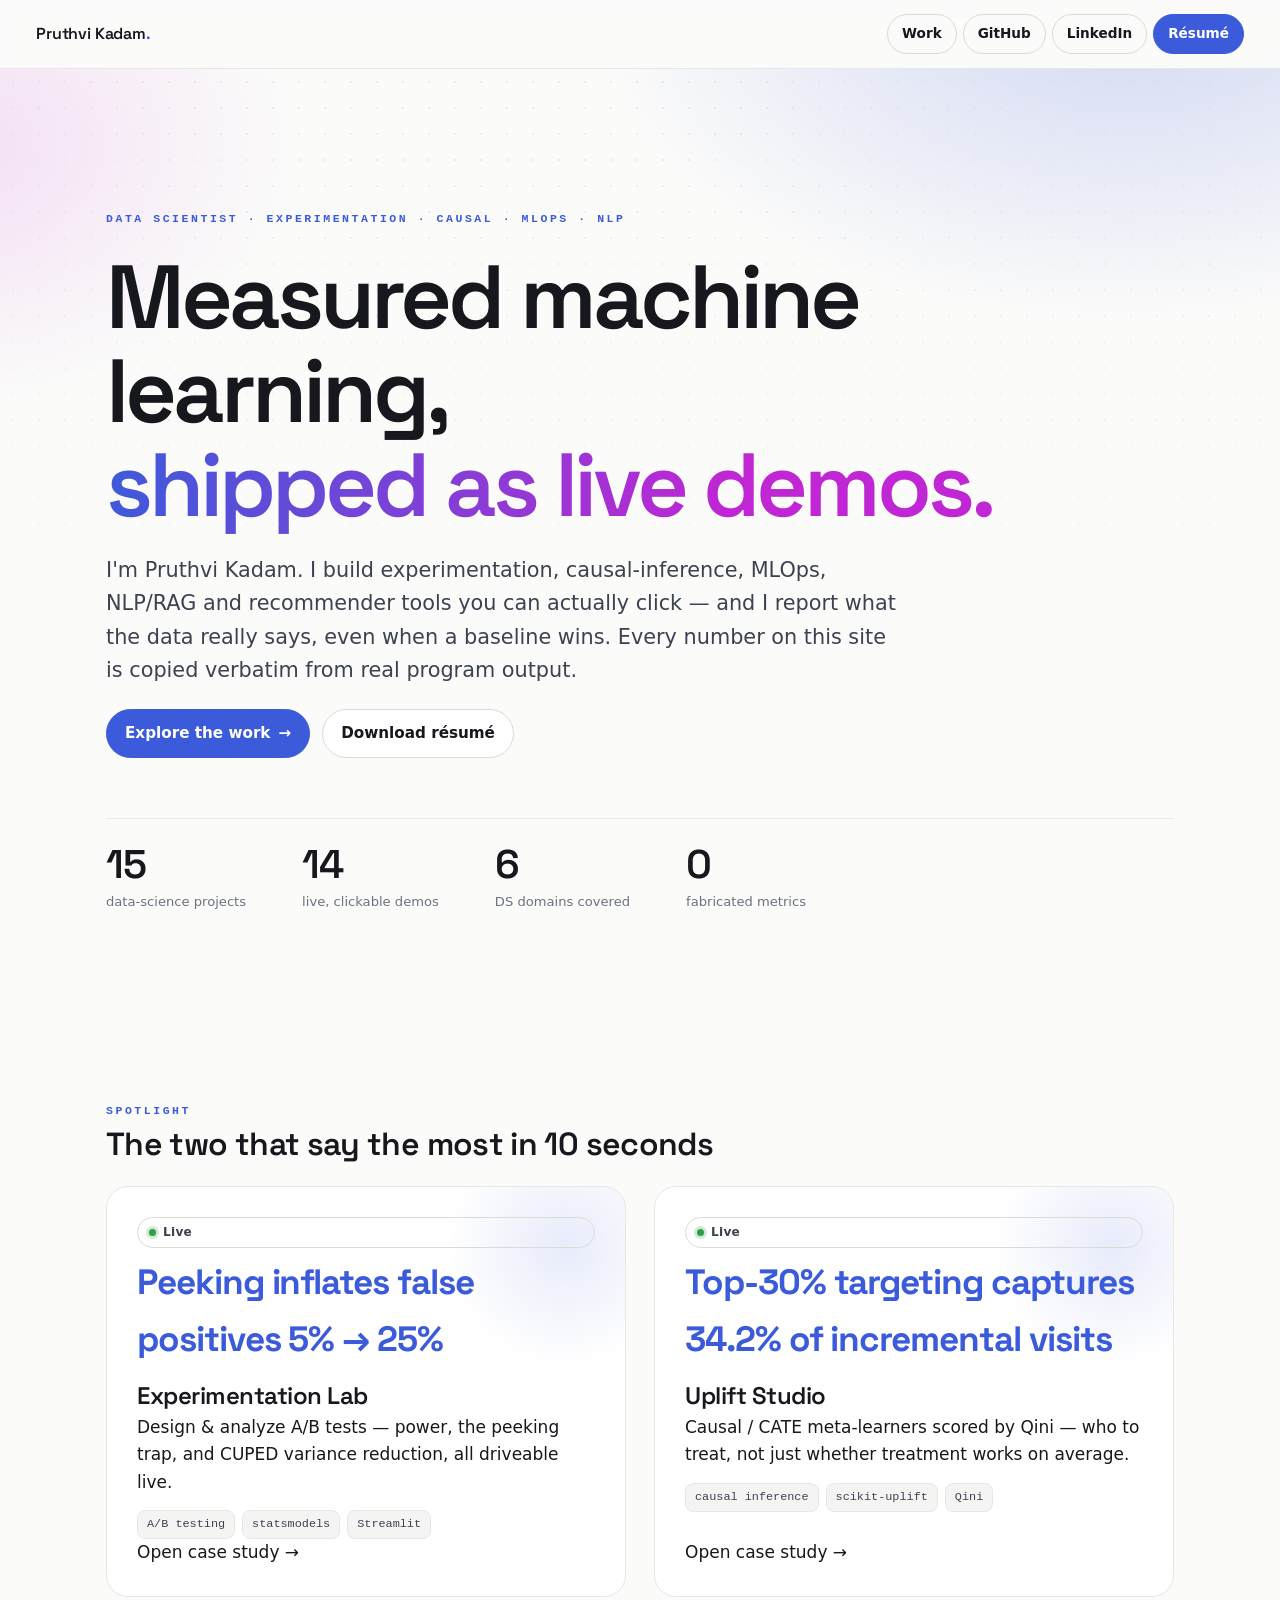
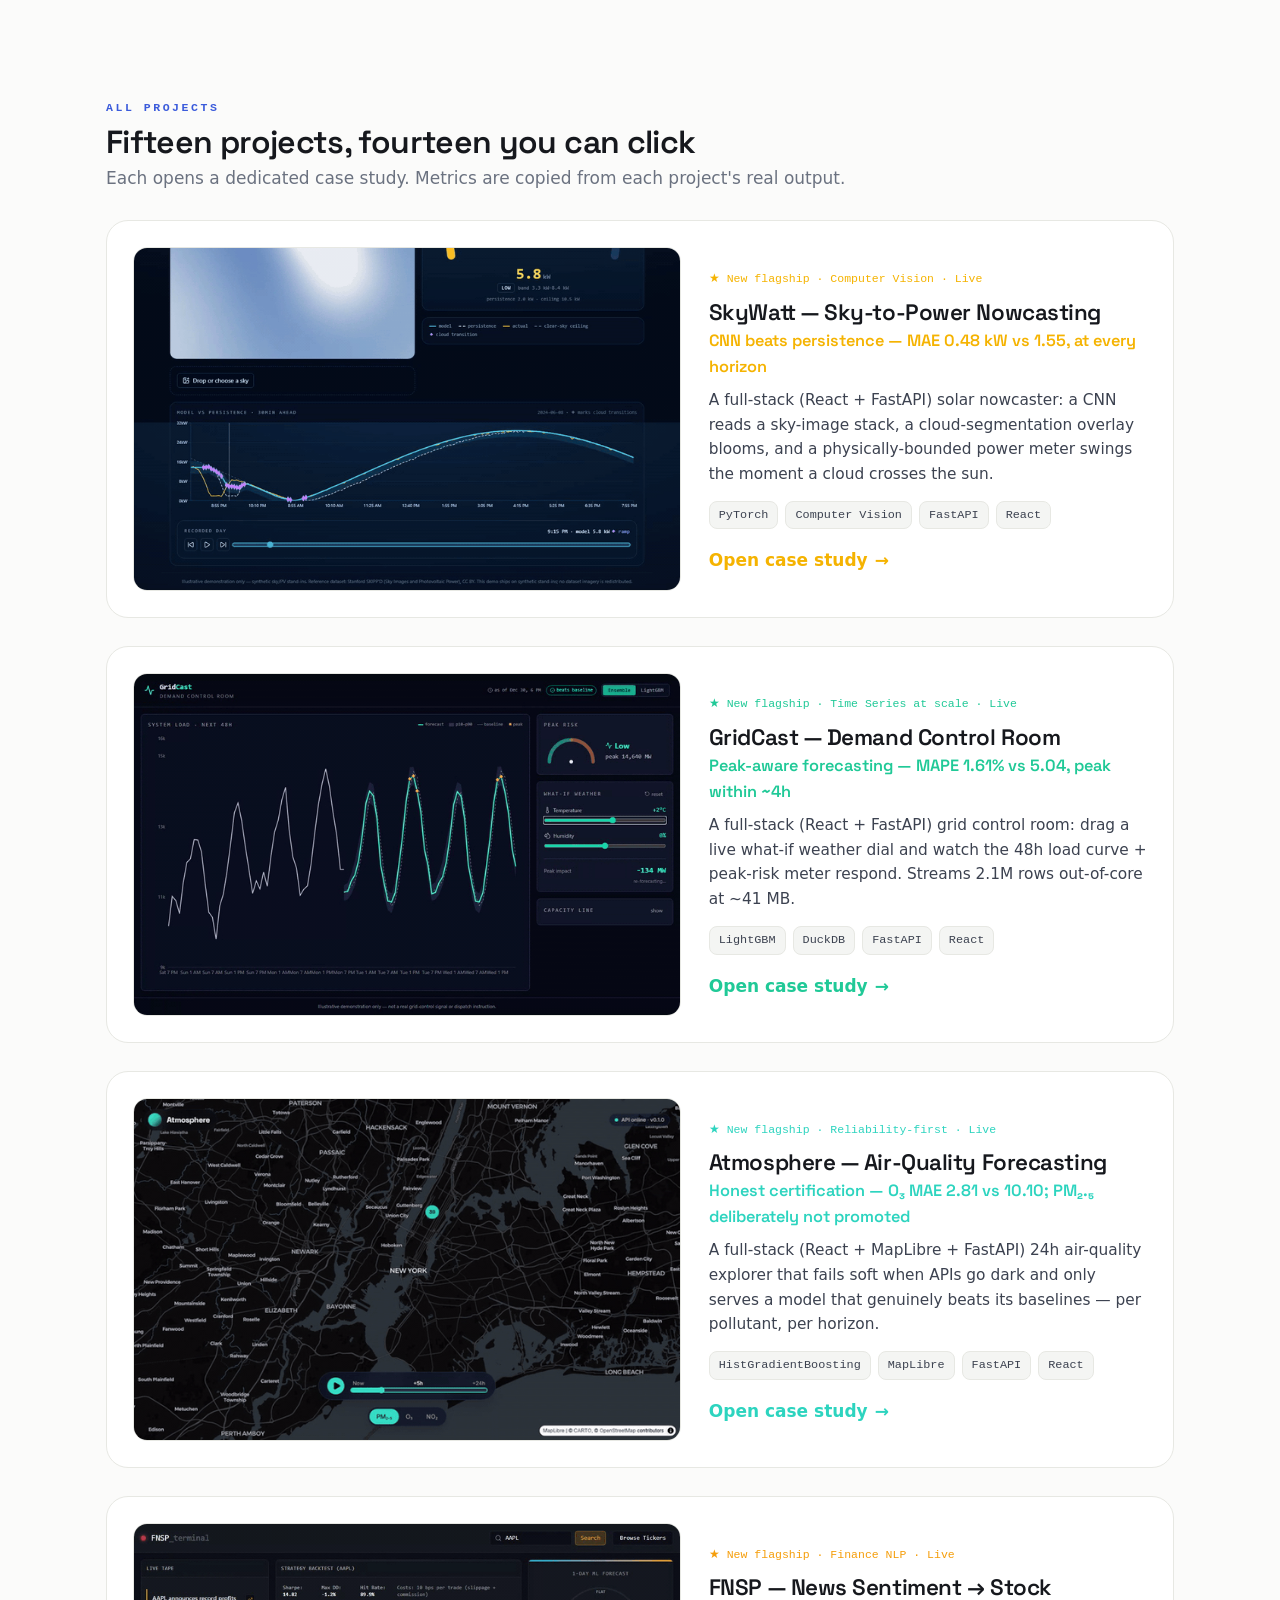
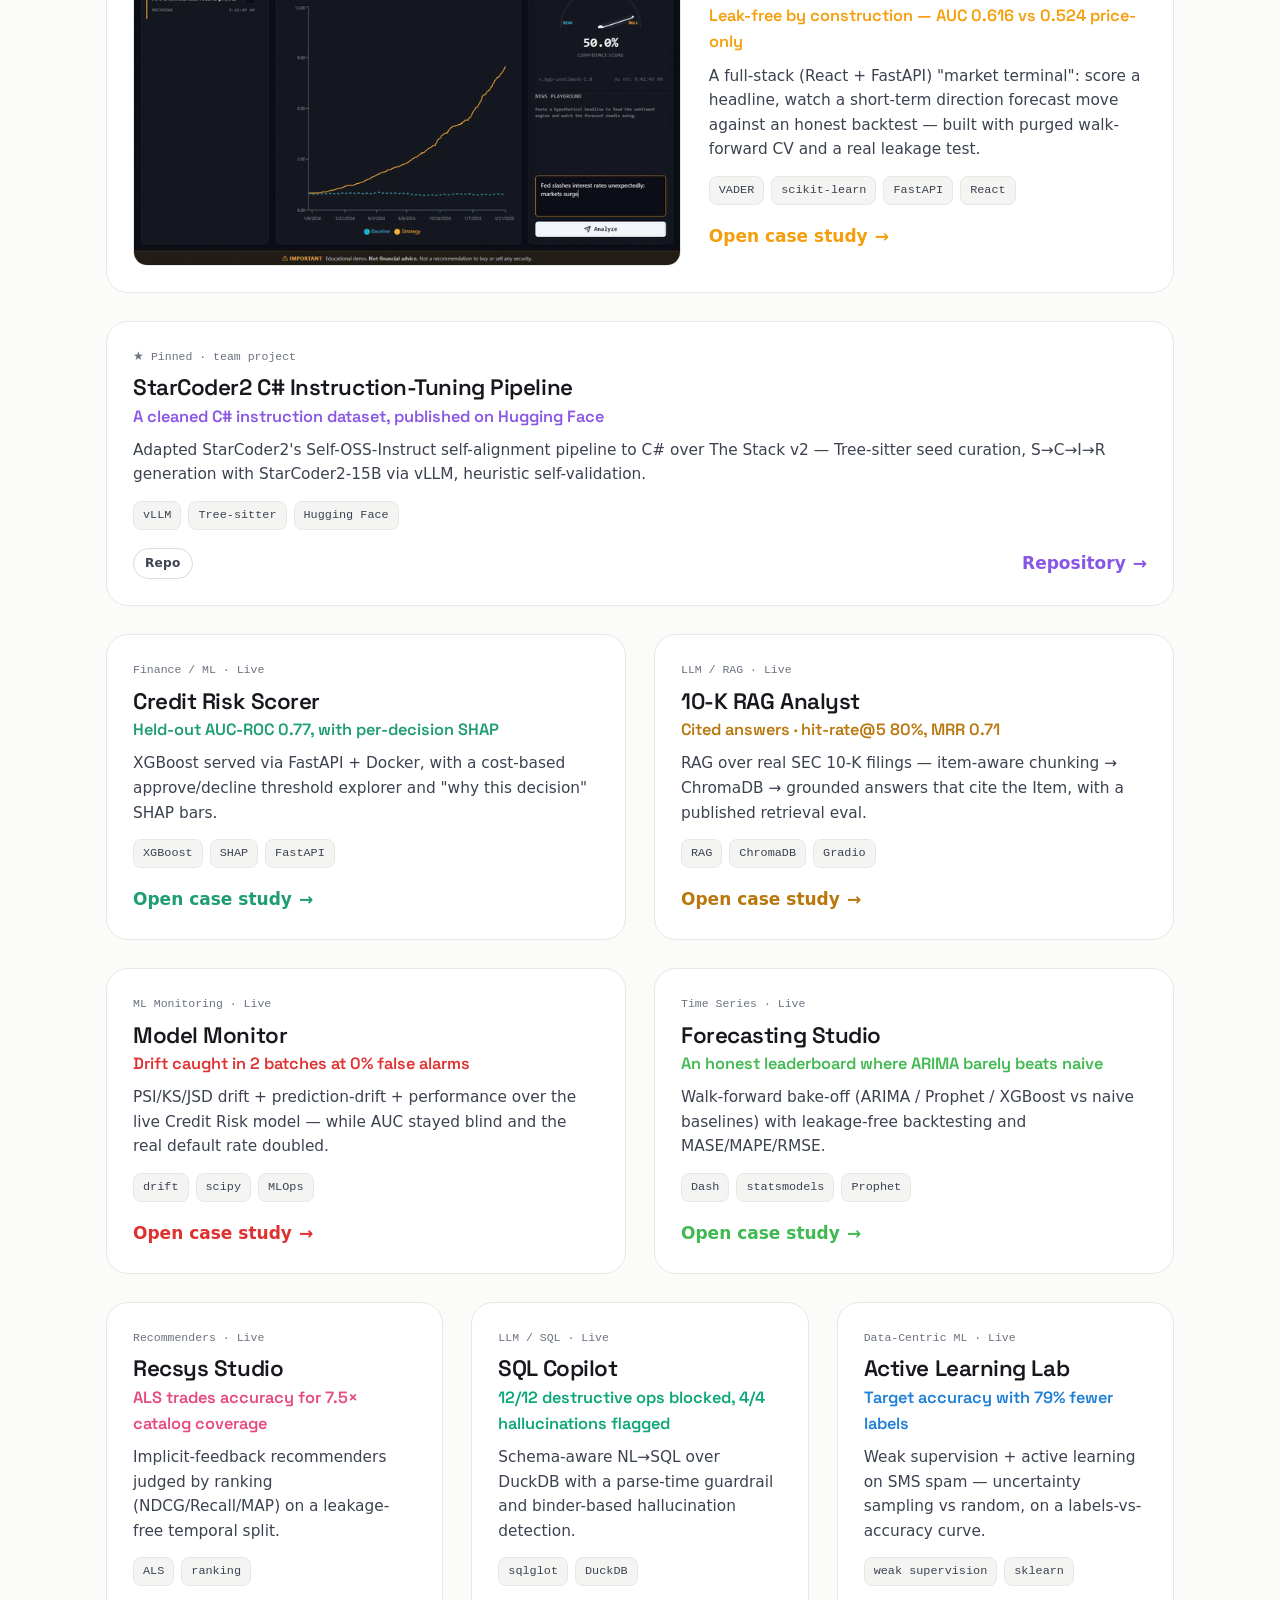
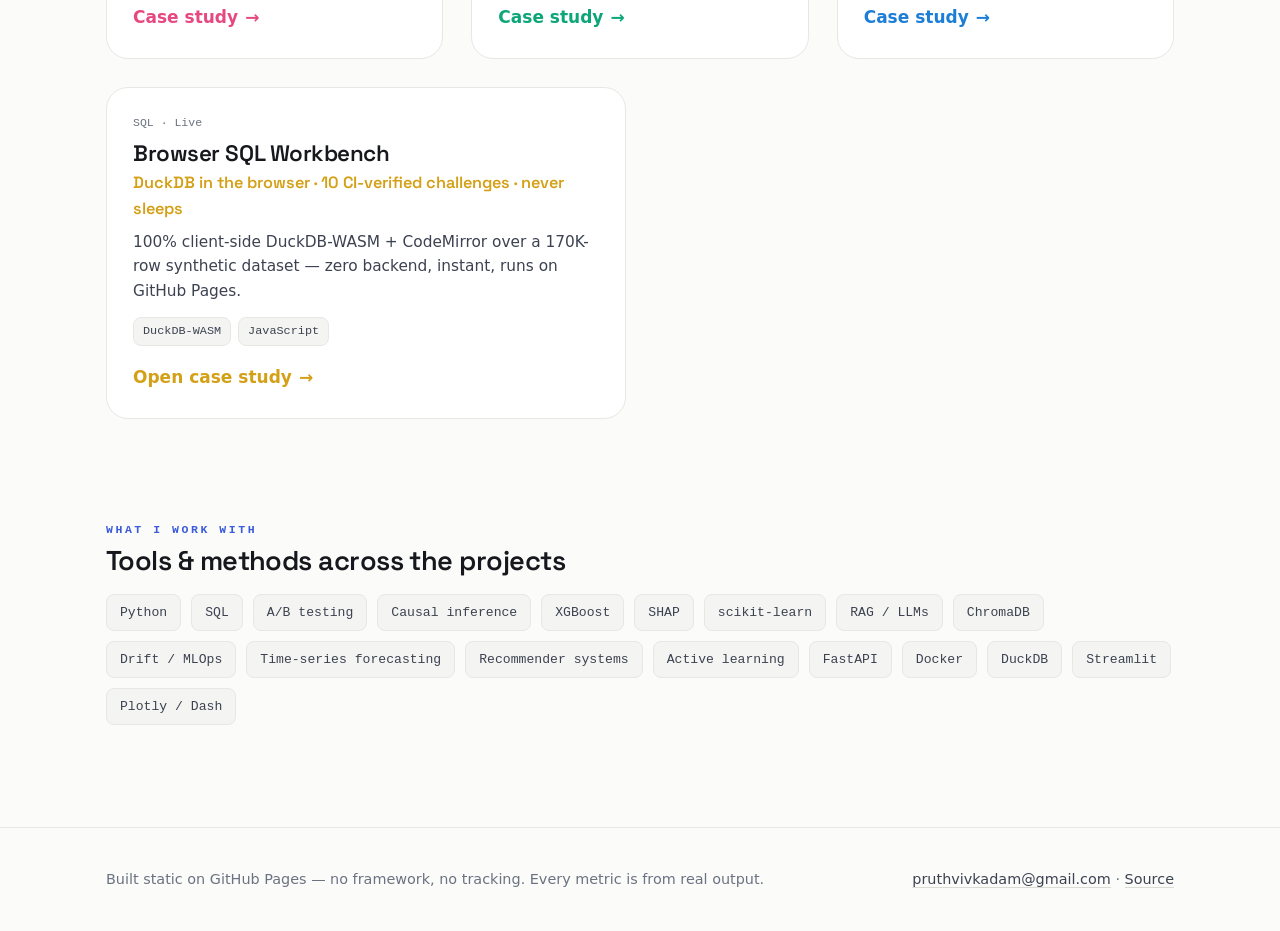
<file: index.html>
<!DOCTYPE html>
<html lang="en">

<head>
  <meta charset="UTF-8" />
  <meta name="viewport" content="width=device-width, initial-scale=1.0" />
  <meta name="description"
    content="Pruthvi Kadam — Data Scientist. Experimentation, causal inference, MLOps, NLP/RAG, and recommenders, shipped as live demos. Every metric copied from real program output." />
  <title>Pruthvi Kadam — Data Scientist</title>
  <link rel="preconnect" href="https://fonts.googleapis.com" />
  <link rel="preconnect" href="https://fonts.gstatic.com" crossorigin />
  <link href="https://fonts.googleapis.com/css2?family=Space+Grotesk:wght@400;500;600;700&display=swap" rel="stylesheet" />
  <link rel="stylesheet" href="styles.css" />
  <style>
    /* ---- Front page only: a signature hero you won't see on any project page ---- */
    .home-hero { position: relative; overflow: hidden; padding-block: clamp(56px, 11vw, 150px) clamp(40px, 7vw, 88px); }
    .home-hero::before {
      content: ""; position: absolute; inset: 0; z-index: -2;
      background:
        radial-gradient(60% 50% at 88% -8%, color-mix(in srgb, var(--accent) 22%, transparent), transparent 70%),
        radial-gradient(40% 40% at -5% 8%, color-mix(in srgb, #c026d3 14%, transparent), transparent 70%);
    }
    .home-hero::after {
      content: ""; position: absolute; inset: 0; z-index: -1; opacity: .5;
      background-image: radial-gradient(currentColor 1px, transparent 1.2px);
      background-size: 26px 26px; color: var(--line-2);
      -webkit-mask-image: linear-gradient(180deg, #000, transparent 75%);
      mask-image: linear-gradient(180deg, #000, transparent 75%);
    }
    .home-hero h1 { font-size: clamp(2.6rem, 8vw, 5.6rem); letter-spacing: -.045em; }
    .home-hero h1 .grad {
      background: linear-gradient(100deg, var(--accent), #c026d3 70%);
      -webkit-background-clip: text; background-clip: text; color: transparent;
    }
    .hero-cta { display: flex; gap: 12px; flex-wrap: wrap; }
    .hero-stats { margin-top: clamp(34px, 6vw, 60px); border-top: 1px solid var(--line); padding-top: 26px; }

    .spotlight { display: grid; grid-template-columns: 1fr 1fr; gap: var(--gap); }
    .spot {
      position: relative; border: 1px solid var(--line); border-radius: var(--r-lg); padding: 30px;
      background: var(--surface); overflow: hidden; display: flex; flex-direction: column; min-height: 280px;
      transition: transform .18s ease, box-shadow .18s ease, border-color .18s ease;
    }
    .spot:hover { transform: translateY(-4px); box-shadow: var(--shadow-lg); border-color: var(--accent-line); }
    .spot::after {
      content: ""; position: absolute; right: -60px; top: -60px; width: 240px; height: 240px; z-index: 0;
      background: radial-gradient(circle, var(--accent-soft), transparent 70%);
    }
    .spot > * { position: relative; z-index: 1; }
    .spot .big { font-family: var(--display); font-weight: 700; font-size: clamp(1.6rem, 3vw, 2.2rem); letter-spacing: -.03em; color: var(--accent); margin: 6px 0 2px; }
    .spot .ttl { font-size: 1.5rem; margin: 14px 0 6px; }
    .spot .pfoot { margin-top: auto; }

    .skills { display: flex; flex-wrap: wrap; gap: 10px; }
    .skills .chip { font-size: .82rem; padding: 7px 13px; }
    .flagship-grid { display: grid; grid-template-columns: 1.25fr 1fr; gap: 28px; align-items: center; }
    .flagship-media img { width: 100%; border: 1px solid var(--line); border-radius: var(--r); display: block; }
    .flagship-body .rank { color: var(--accent); }
    @media (max-width: 760px) { .spotlight, .flagship-grid { grid-template-columns: 1fr; } }
  </style>
</head>

<body>
  <nav class="nav">
    <a class="brand" href="#top">Pruthvi Kadam<span class="dot">.</span></a>
    <div class="nav-links">
      <a class="btn btn-ghost btn-sm" href="#work">Work</a>
      <a class="btn btn-ghost btn-sm" href="https://github.com/PruthviVKadam" target="_blank" rel="noopener">GitHub</a>
      <a class="btn btn-ghost btn-sm" href="https://www.linkedin.com/in/pruthvi-kadam-480aa7265/" target="_blank" rel="noopener">LinkedIn</a>
      <a class="btn btn-primary btn-sm" href="assets/Pruthvi_Kadam_Resume.pdf" target="_blank" rel="noopener">Résumé</a>
    </div>
  </nav>

  <header class="home-hero" id="top">
    <div class="container stack" style="--flow: 22px;">
      <p class="eyebrow">Data Scientist · Experimentation · Causal · MLOps · NLP</p>
      <h1>Measured machine learning,<br /><span class="grad">shipped as live demos.</span></h1>
      <p class="lead">
        I'm Pruthvi Kadam. I build experimentation, causal-inference, MLOps, NLP/RAG and recommender
        tools you can actually click — and I report what the data really says, even when a baseline wins.
        Every number on this site is copied verbatim from real program output.
      </p>
      <div class="hero-cta">
        <a class="btn btn-primary" href="#work">Explore the work <span class="arrow">→</span></a>
        <a class="btn" href="assets/Pruthvi_Kadam_Resume.pdf" target="_blank" rel="noopener">Download résumé</a>
      </div>
      <div class="hero-stats">
        <div class="stat-row">
          <div class="stat"><div class="n">15</div><div class="l">data-science projects</div></div>
          <div class="stat"><div class="n">14</div><div class="l">live, clickable demos</div></div>
          <div class="stat"><div class="n">6</div><div class="l">DS domains covered</div></div>
          <div class="stat"><div class="n">0</div><div class="l">fabricated metrics</div></div>
        </div>
      </div>
    </div>
  </header>

  <main id="work">
    <!-- Spotlight: the two strongest pieces, given room to breathe -->
    <section class="section container" style="padding-bottom: 0;">
      <p class="eyebrow">Spotlight</p>
      <h2 style="font-size: clamp(1.5rem,3vw,2rem); margin: 8px 0 24px;">The two that say the most in 10 seconds</h2>
      <div class="spotlight">
        <a class="spot" href="p/experimentation-lab.html">
          <span class="pill"><span class="led"></span> Live</span>
          <div class="big">Peeking inflates false positives 5% → 25%</div>
          <h3 class="ttl">Experimentation Lab</h3>
          <p class="pdesc">Design &amp; analyze A/B tests — power, the peeking trap, and CUPED variance reduction, all driveable live.</p>
          <div class="chips card-tags"><span class="chip">A/B testing</span><span class="chip">statsmodels</span><span class="chip">Streamlit</span></div>
          <div class="pfoot"><span class="go">Open case study <span class="arrow">→</span></span></div>
        </a>
        <a class="spot" href="p/uplift-studio.html">
          <span class="pill"><span class="led"></span> Live</span>
          <div class="big">Top-30% targeting captures 34.2% of incremental visits</div>
          <h3 class="ttl">Uplift Studio</h3>
          <p class="pdesc">Causal / CATE meta-learners scored by Qini — who to treat, not just whether treatment works on average.</p>
          <div class="chips card-tags"><span class="chip">causal inference</span><span class="chip">scikit-uplift</span><span class="chip">Qini</span></div>
          <div class="pfoot"><span class="go">Open case study <span class="arrow">→</span></span></div>
        </a>
      </div>
    </section>

    <!-- Full catalogue, tiered by hiring-visibility -->
    <section class="section container">
      <p class="eyebrow">All projects</p>
      <h2 style="font-size: clamp(1.5rem,3vw,2rem); margin: 8px 0 6px;">Fifteen projects, fourteen you can click</h2>
      <p class="muted" style="margin-bottom: 28px;">Each opens a dedicated case study. Metrics are copied from each project's real output.</p>

      <div class="grid">

        <!-- SkyWatt — flagship DS-Project, newly deployed -->
        <a class="proj span-12" href="p/skywatt.html" style="--accent:#f5b301;">
          <div class="flagship-grid">
            <div class="flagship-media">
              <img src="assets/skywatt.gif" data-gif data-poster="assets/skywatt.png" alt="SkyWatt live UI — sky image with cloud overlay, a predicted-power gauge, and a model-vs-persistence chart" loading="lazy" />
            </div>
            <div class="flagship-body">
              <span class="rank">★ New flagship · Computer Vision · Live</span>
              <h3 class="ptitle">SkyWatt — Sky-to-Power Nowcasting</h3>
              <div class="pmetric">CNN beats persistence — MAE 0.48 kW vs 1.55, at every horizon</div>
              <p class="pdesc">A full-stack (React + FastAPI) solar nowcaster: a CNN reads a sky-image stack, a cloud-segmentation overlay blooms, and a physically-bounded power meter swings the moment a cloud crosses the sun.</p>
              <div class="chips card-tags"><span class="chip">PyTorch</span><span class="chip">Computer Vision</span><span class="chip">FastAPI</span><span class="chip">React</span></div>
              <div class="pfoot"><span class="go">Open case study <span class="arrow">→</span></span></div>
            </div>
          </div>
        </a>

        <!-- GridCast — flagship DS-Project, newly deployed -->
        <a class="proj span-12" href="p/gridcast.html" style="--accent:#20c997;">
          <div class="flagship-grid">
            <div class="flagship-media">
              <img src="assets/gridcast.gif" data-gif data-poster="assets/gridcast.png" alt="GridCast live UI — a 48h load forecast with prediction band and peak markers, a peak-risk gauge, and what-if weather dials" loading="lazy" />
            </div>
            <div class="flagship-body">
              <span class="rank">★ New flagship · Time Series at scale · Live</span>
              <h3 class="ptitle">GridCast — Demand Control Room</h3>
              <div class="pmetric">Peak-aware forecasting — MAPE 1.61% vs 5.04, peak within ~4h</div>
              <p class="pdesc">A full-stack (React + FastAPI) grid control room: drag a live what-if weather dial and watch the 48h load curve + peak-risk meter respond. Streams 2.1M rows out-of-core at ~41 MB.</p>
              <div class="chips card-tags"><span class="chip">LightGBM</span><span class="chip">DuckDB</span><span class="chip">FastAPI</span><span class="chip">React</span></div>
              <div class="pfoot"><span class="go">Open case study <span class="arrow">→</span></span></div>
            </div>
          </div>
        </a>

        <!-- Atmosphere — flagship DS-Project, newly deployed -->
        <a class="proj span-12" href="p/atmosphere.html" style="--accent:#2dd4bf;">
          <div class="flagship-grid">
            <div class="flagship-media">
              <img src="assets/atmosphere.gif" data-gif data-poster="assets/atmosphere.png" alt="Atmosphere live UI — a dark MapLibre map with an AQI station marker, a 24h forecast scrubber, and PM2.5/O3/NO2 toggles" loading="lazy" />
            </div>
            <div class="flagship-body">
              <span class="rank">★ New flagship · Reliability-first · Live</span>
              <h3 class="ptitle">Atmosphere — Air-Quality Forecasting</h3>
              <div class="pmetric">Honest certification — O₃ MAE 2.81 vs 10.10; PM₂.₅ deliberately not promoted</div>
              <p class="pdesc">A full-stack (React + MapLibre + FastAPI) 24h air-quality explorer that fails soft when APIs go dark and only serves a model that genuinely beats its baselines — per pollutant, per horizon.</p>
              <div class="chips card-tags"><span class="chip">HistGradientBoosting</span><span class="chip">MapLibre</span><span class="chip">FastAPI</span><span class="chip">React</span></div>
              <div class="pfoot"><span class="go">Open case study <span class="arrow">→</span></span></div>
            </div>
          </div>
        </a>

        <!-- FNSP — flagship DS-Project, newly deployed -->
        <a class="proj span-12" href="p/fnsp.html" style="--accent:#f59e0b;">
          <div class="flagship-grid">
            <div class="flagship-media">
              <img src="assets/fnsp.gif" data-gif data-poster="assets/fnsp.png" alt="FNSP live UI — a market terminal with a news tape, a strategy-vs-baseline backtest, a bear/flat/bull forecast gauge, and a headline playground" loading="lazy" />
            </div>
            <div class="flagship-body">
              <span class="rank">★ New flagship · Finance NLP · Live</span>
              <h3 class="ptitle">FNSP — News Sentiment → Stock</h3>
              <div class="pmetric">Leak-free by construction — AUC 0.616 vs 0.524 price-only</div>
              <p class="pdesc">A full-stack (React + FastAPI) "market terminal": score a headline, watch a short-term direction forecast move against an honest backtest — built with purged walk-forward CV and a real leakage test.</p>
              <div class="chips card-tags"><span class="chip">VADER</span><span class="chip">scikit-learn</span><span class="chip">FastAPI</span><span class="chip">React</span></div>
              <div class="pfoot"><span class="go">Open case study <span class="arrow">→</span></span></div>
            </div>
          </div>
        </a>

        <!-- Pinned -->
        <article class="proj span-12" style="--accent:#8957e5;">
          <span class="rank">★ Pinned · team project</span>
          <h3 class="ptitle">StarCoder2 C# Instruction-Tuning Pipeline</h3>
          <div class="pmetric">A cleaned C# instruction dataset, published on Hugging Face</div>
          <p class="pdesc">Adapted StarCoder2's Self-OSS-Instruct self-alignment pipeline to C# over The Stack v2 — Tree-sitter seed curation, S→C→I→R generation with StarCoder2-15B via vLLM, heuristic self-validation.</p>
          <div class="chips card-tags"><span class="chip">vLLM</span><span class="chip">Tree-sitter</span><span class="chip">Hugging Face</span></div>
          <div class="pfoot">
            <span class="pill">Repo</span>
            <a class="go" href="https://github.com/PruthviVKadam/starcoder2-csharp-instruction-tuning" target="_blank" rel="noopener">Repository <span class="arrow">→</span></a>
          </div>
        </article>

        <!-- Credit Risk -->
        <a class="proj span-6" href="p/credit-risk.html" style="--accent:#1f9d72;">
          <span class="rank">Finance / ML · Live</span>
          <h3 class="ptitle">Credit Risk Scorer</h3>
          <div class="pmetric">Held-out AUC-ROC 0.77, with per-decision SHAP</div>
          <p class="pdesc">XGBoost served via FastAPI + Docker, with a cost-based approve/decline threshold explorer and "why this decision" SHAP bars.</p>
          <div class="chips card-tags"><span class="chip">XGBoost</span><span class="chip">SHAP</span><span class="chip">FastAPI</span></div>
          <div class="pfoot"><span class="go">Open case study <span class="arrow">→</span></span></div>
        </a>

        <!-- 10-K RAG -->
        <a class="proj span-6" href="p/tenk-rag.html" style="--accent:#b9770e;">
          <span class="rank">LLM / RAG · Live</span>
          <h3 class="ptitle">10-K RAG Analyst</h3>
          <div class="pmetric">Cited answers · hit-rate@5 80%, MRR 0.71</div>
          <p class="pdesc">RAG over real SEC 10-K filings — item-aware chunking → ChromaDB → grounded answers that cite the Item, with a published retrieval eval.</p>
          <div class="chips card-tags"><span class="chip">RAG</span><span class="chip">ChromaDB</span><span class="chip">Gradio</span></div>
          <div class="pfoot"><span class="go">Open case study <span class="arrow">→</span></span></div>
        </a>

        <!-- Model Monitor -->
        <a class="proj span-6" href="p/model-monitor.html" style="--accent:#e03131;">
          <span class="rank">ML Monitoring · Live</span>
          <h3 class="ptitle">Model Monitor</h3>
          <div class="pmetric">Drift caught in 2 batches at 0% false alarms</div>
          <p class="pdesc">PSI/KS/JSD drift + prediction-drift + performance over the live Credit Risk model — while AUC stayed blind and the real default rate doubled.</p>
          <div class="chips card-tags"><span class="chip">drift</span><span class="chip">scipy</span><span class="chip">MLOps</span></div>
          <div class="pfoot"><span class="go">Open case study <span class="arrow">→</span></span></div>
        </a>

        <!-- Forecasting -->
        <a class="proj span-6" href="p/forecast-studio.html" style="--accent:#3fb950;">
          <span class="rank">Time Series · Live</span>
          <h3 class="ptitle">Forecasting Studio</h3>
          <div class="pmetric">An honest leaderboard where ARIMA barely beats naive</div>
          <p class="pdesc">Walk-forward bake-off (ARIMA / Prophet / XGBoost vs naive baselines) with leakage-free backtesting and MASE/MAPE/RMSE.</p>
          <div class="chips card-tags"><span class="chip">Dash</span><span class="chip">statsmodels</span><span class="chip">Prophet</span></div>
          <div class="pfoot"><span class="go">Open case study <span class="arrow">→</span></span></div>
        </a>

        <!-- Recsys -->
        <a class="proj span-4" href="p/recsys-studio.html" style="--accent:#e64980;">
          <span class="rank">Recommenders · Live</span>
          <h3 class="ptitle">Recsys Studio</h3>
          <div class="pmetric">ALS trades accuracy for 7.5× catalog coverage</div>
          <p class="pdesc">Implicit-feedback recommenders judged by ranking (NDCG/Recall/MAP) on a leakage-free temporal split.</p>
          <div class="chips card-tags"><span class="chip">ALS</span><span class="chip">ranking</span></div>
          <div class="pfoot"><span class="go">Case study <span class="arrow">→</span></span></div>
        </a>

        <!-- SQL Copilot -->
        <a class="proj span-4" href="p/sql-copilot.html" style="--accent:#0ca678;">
          <span class="rank">LLM / SQL · Live</span>
          <h3 class="ptitle">SQL Copilot</h3>
          <div class="pmetric">12/12 destructive ops blocked, 4/4 hallucinations flagged</div>
          <p class="pdesc">Schema-aware NL→SQL over DuckDB with a parse-time guardrail and binder-based hallucination detection.</p>
          <div class="chips card-tags"><span class="chip">sqlglot</span><span class="chip">DuckDB</span></div>
          <div class="pfoot"><span class="go">Case study <span class="arrow">→</span></span></div>
        </a>

        <!-- Active Learning -->
        <a class="proj span-4" href="p/active-learning-lab.html" style="--accent:#1c7ed6;">
          <span class="rank">Data-Centric ML · Live</span>
          <h3 class="ptitle">Active Learning Lab</h3>
          <div class="pmetric">Target accuracy with 79% fewer labels</div>
          <p class="pdesc">Weak supervision + active learning on SMS spam — uncertainty sampling vs random, on a labels-vs-accuracy curve.</p>
          <div class="chips card-tags"><span class="chip">weak supervision</span><span class="chip">sklearn</span></div>
          <div class="pfoot"><span class="go">Case study <span class="arrow">→</span></span></div>
        </a>

        <!-- SQL Workbench -->
        <a class="proj span-6" href="p/sql-workbench.html" style="--accent:#d4a017;">
          <span class="rank">SQL · Live</span>
          <h3 class="ptitle">Browser SQL Workbench</h3>
          <div class="pmetric">DuckDB in the browser · 10 CI-verified challenges · never sleeps</div>
          <p class="pdesc">100% client-side DuckDB-WASM + CodeMirror over a 170K-row synthetic dataset — zero backend, instant, runs on GitHub Pages.</p>
          <div class="chips card-tags"><span class="chip">DuckDB-WASM</span><span class="chip">JavaScript</span></div>
          <div class="pfoot"><span class="go">Open case study <span class="arrow">→</span></span></div>
        </a>

      </div>
    </section>

    <!-- ATS-friendly skills strip -->
    <section class="section container" style="padding-top: 0;">
      <p class="eyebrow">What I work with</p>
      <h2 style="font-size: clamp(1.3rem,2.5vw,1.7rem); margin: 8px 0 18px;">Tools &amp; methods across the projects</h2>
      <div class="skills">
        <span class="chip">Python</span><span class="chip">SQL</span><span class="chip">A/B testing</span>
        <span class="chip">Causal inference</span><span class="chip">XGBoost</span><span class="chip">SHAP</span>
        <span class="chip">scikit-learn</span><span class="chip">RAG / LLMs</span><span class="chip">ChromaDB</span>
        <span class="chip">Drift / MLOps</span><span class="chip">Time-series forecasting</span><span class="chip">Recommender systems</span>
        <span class="chip">Active learning</span><span class="chip">FastAPI</span><span class="chip">Docker</span>
        <span class="chip">DuckDB</span><span class="chip">Streamlit</span><span class="chip">Plotly / Dash</span>
      </div>
    </section>
  </main>

  <footer class="foot">
    <div class="container" style="display:flex; flex-wrap:wrap; gap:14px; justify-content:space-between; align-items:center;">
      <span>Built static on GitHub Pages — no framework, no tracking. Every metric is from real output.</span>
      <span><a href="mailto:pruthvivkadam@gmail.com">pruthvivkadam@gmail.com</a> · <a href="https://github.com/PruthviVKadam/PruthviVKadam.github.io" target="_blank" rel="noopener">Source</a></span>
    </div>
  </footer>

  <script>
    // Accessibility: honor "reduce motion" by swapping demo GIFs for their static poster.
    if (matchMedia("(prefers-reduced-motion: reduce)").matches)
      document.querySelectorAll("img[data-gif]").forEach(i => { i.src = i.dataset.poster; });
  </script>
</body>

</html>
</file>
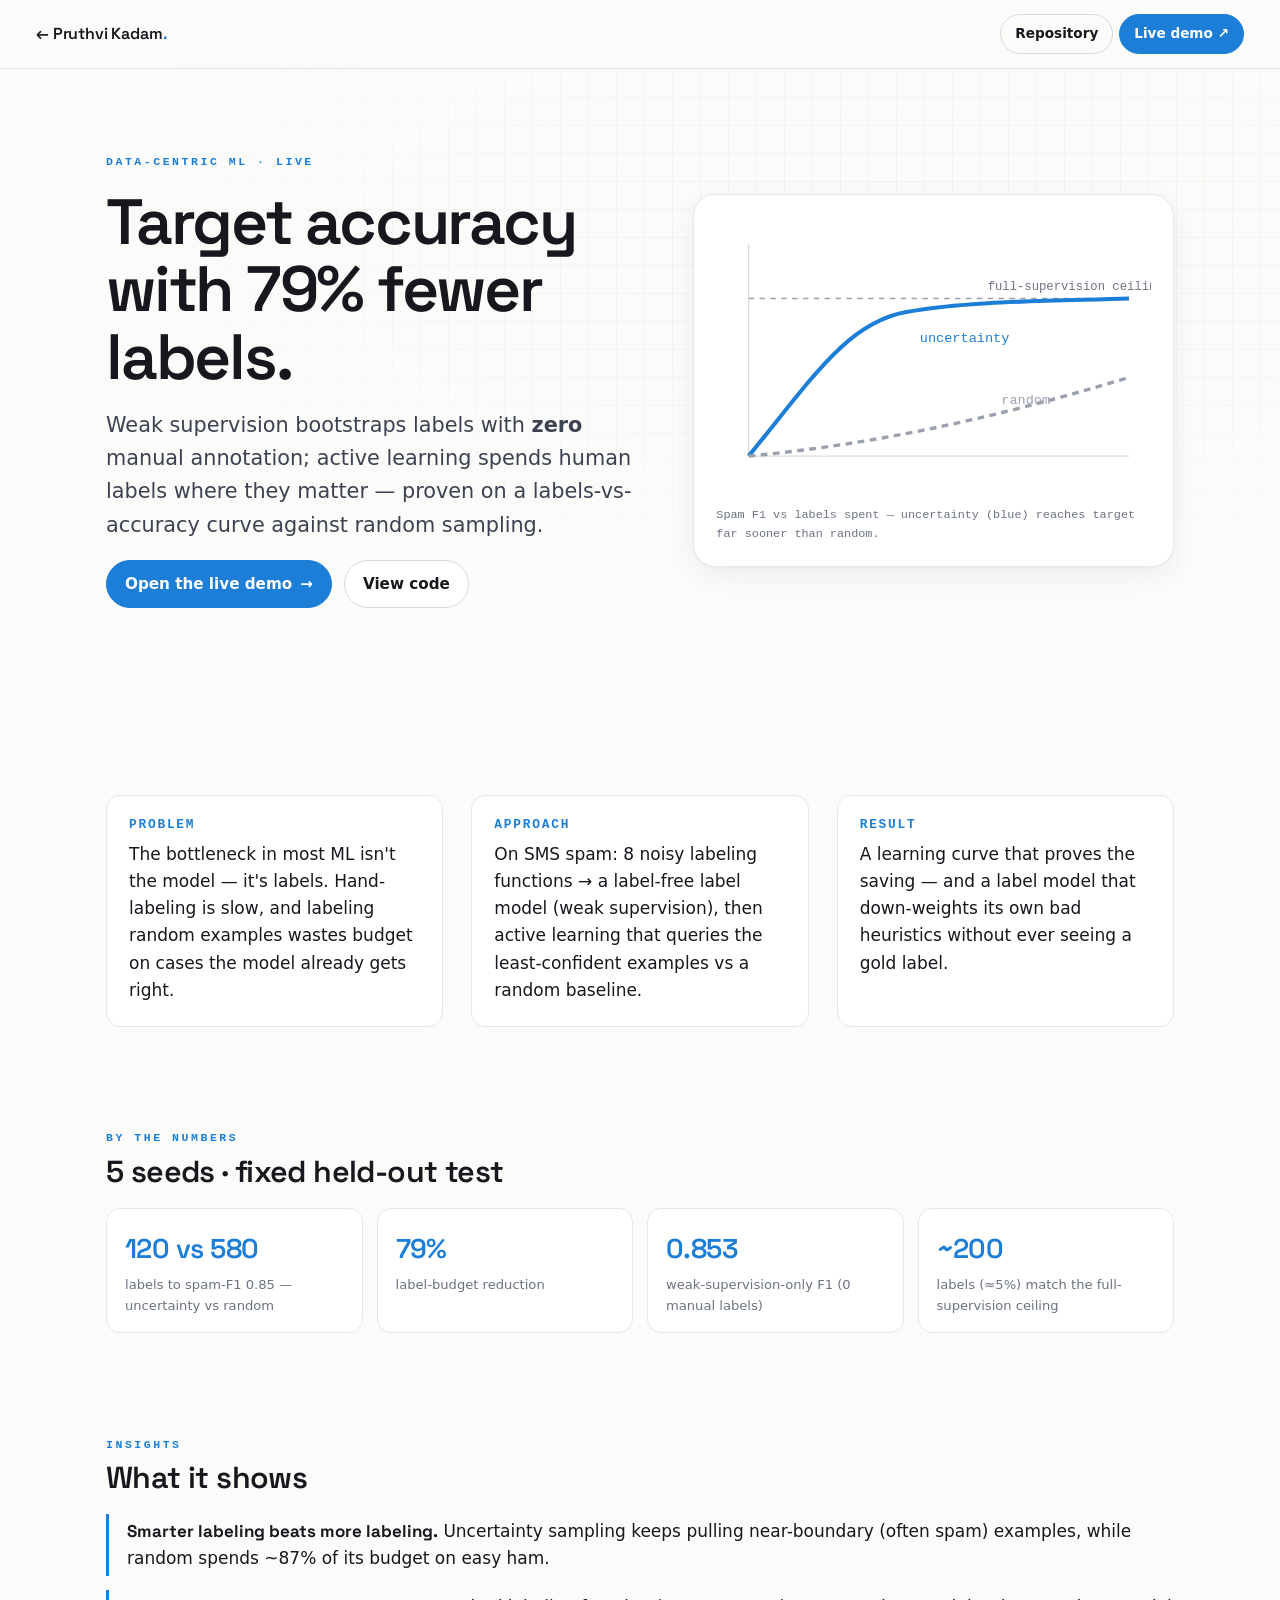
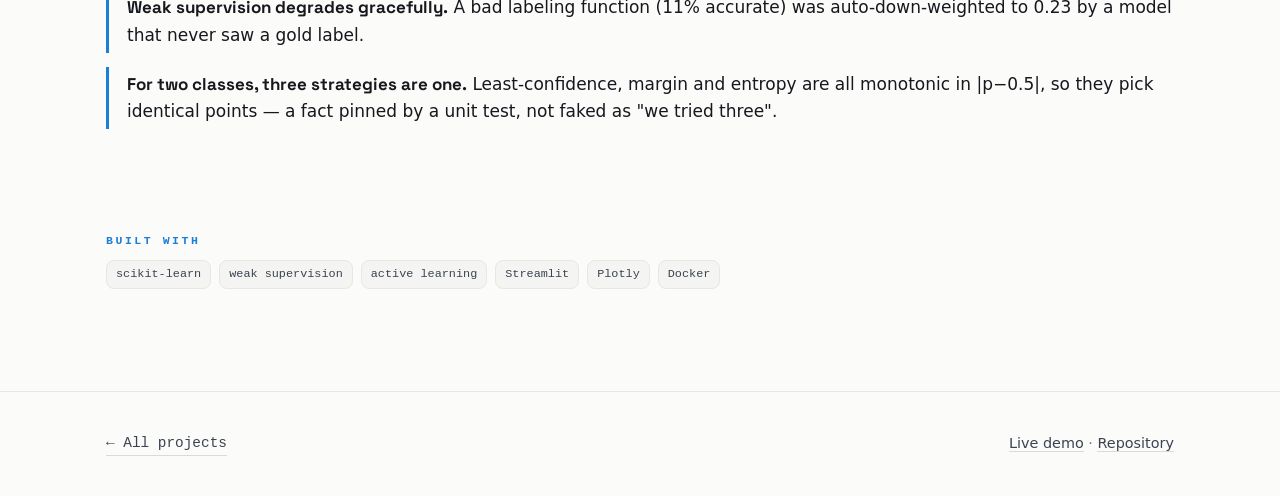
<file: p/active-learning-lab.html>
<!DOCTYPE html>
<html lang="en">

<head>
  <meta charset="UTF-8" />
  <meta name="viewport" content="width=device-width, initial-scale=1.0" />
  <meta name="description" content="Active Learning Lab — weak supervision + active learning that reaches target accuracy with 79% fewer labels. By Pruthvi Kadam." />
  <title>Active Learning Lab — Pruthvi Kadam</title>
  <link rel="preconnect" href="https://fonts.googleapis.com" />
  <link rel="preconnect" href="https://fonts.gstatic.com" crossorigin />
  <link href="https://fonts.googleapis.com/css2?family=Space+Grotesk:wght@400;500;600;700&display=swap" rel="stylesheet" />
  <link rel="stylesheet" href="../styles.css" />
  <style>
    /* Archetype: LAB / SCIENTIFIC — blue, graph-paper grid + a learning curve. */
    body { --accent: #1c7ed6; }
    .split { display:grid; grid-template-columns: 1.05fr .95fr; gap: clamp(24px,5vw,56px); align-items:center; }
    .p-hero::before { content:""; position:absolute; inset:0; z-index:-1; opacity:.6;
      background-image: linear-gradient(var(--line) 1px, transparent 1px), linear-gradient(90deg, var(--line) 1px, transparent 1px);
      background-size: 28px 28px;
      -webkit-mask-image: radial-gradient(70% 60% at 70% 30%, #000, transparent); mask-image: radial-gradient(70% 60% at 70% 30%, #000, transparent); }
    .viz { border:1px solid var(--line); border-radius: var(--r-lg); background: var(--surface); padding:22px; box-shadow: var(--shadow); }
    .viz figcaption { font-family: var(--mono); font-size:.74rem; color:var(--muted); margin-top:10px; }
    @media (max-width: 820px){ .split{ grid-template-columns:1fr; } }
  </style>
</head>

<body>
  <nav class="nav">
    <a class="brand" href="../index.html">← Pruthvi Kadam<span class="dot">.</span></a>
    <div class="nav-links">
      <a class="btn btn-ghost btn-sm" href="https://github.com/PruthviVKadam/active-learning-lab" target="_blank" rel="noopener">Repository</a>
      <a class="btn btn-primary btn-sm" href="https://pruthvikadam-active-learning-lab.hf.space" target="_blank" rel="noopener">Live demo ↗</a>
    </div>
  </nav>

  <header class="p-hero">
    <div class="container split">
      <div class="stack" style="--flow: 18px;">
        <p class="eyebrow">Data-Centric ML · Live</p>
        <h1 class="p-title">Target accuracy with 79% fewer labels.</h1>
        <p class="lead">Weak supervision bootstraps labels with <strong>zero</strong> manual annotation; active learning spends human labels where they matter — proven on a labels-vs-accuracy curve against random sampling.</p>
        <div class="cta-row" style="display:flex; gap:12px; flex-wrap:wrap;">
          <a class="btn btn-primary" href="https://pruthvikadam-active-learning-lab.hf.space" target="_blank" rel="noopener">Open the live demo <span class="arrow">→</span></a>
          <a class="btn" href="https://github.com/PruthviVKadam/active-learning-lab" target="_blank" rel="noopener">View code</a>
        </div>
      </div>
      <figure class="viz" style="margin:0;">
        <svg viewBox="0 0 320 200" width="100%" role="img" aria-label="Learning curves: uncertainty sampling vs random">
          <line x1="24" y1="176" x2="304" y2="176" stroke="#d9dbd4"/>
          <line x1="24" y1="20" x2="24" y2="176" stroke="#d9dbd4"/>
          <line x1="24" y1="60" x2="304" y2="60" stroke="#9aa0ad" stroke-dasharray="4 4"/>
          <text x="200" y="54" font-size="9" fill="#6b7280" font-family="monospace">full-supervision ceiling</text>
          <path d="M24 176 C 70 120, 96 78, 140 70 S 240 62, 304 60" fill="none" stroke="#1c7ed6" stroke-width="3"/>
          <path d="M24 176 C 110 168, 200 150, 304 118" fill="none" stroke="#9aa0ad" stroke-width="2.5" stroke-dasharray="5 4"/>
          <text x="150" y="92" font-size="10" fill="#1c7ed6" font-family="monospace">uncertainty</text>
          <text x="210" y="138" font-size="10" fill="#9aa0ad" font-family="monospace">random</text>
        </svg>
        <figcaption>Spam F1 vs labels spent — uncertainty (blue) reaches target far sooner than random.</figcaption>
      </figure>
    </div>
  </header>

  <main>
    <section class="section container">
      <div class="par">
        <div class="block"><h3>Problem</h3><p class="pdesc">The bottleneck in most ML isn't the model — it's labels. Hand-labeling is slow, and labeling random examples wastes budget on cases the model already gets right.</p></div>
        <div class="block"><h3>Approach</h3><p class="pdesc">On SMS spam: 8 noisy labeling functions → a label-free label model (weak supervision), then active learning that queries the least-confident examples vs a random baseline.</p></div>
        <div class="block"><h3>Result</h3><p class="pdesc">A learning curve that proves the saving — and a label model that down-weights its own bad heuristics without ever seeing a gold label.</p></div>
      </div>
    </section>

    <section class="section container" style="padding-top:0;">
      <p class="eyebrow">By the numbers</p>
      <h2 style="font-size:clamp(1.4rem,3vw,1.9rem); margin:8px 0 20px;">5 seeds · fixed held-out test</h2>
      <div class="metric-grid">
        <div class="metric"><div class="n">120 vs 580</div><div class="l">labels to spam-F1 0.85 — uncertainty vs random</div></div>
        <div class="metric"><div class="n">79%</div><div class="l">label-budget reduction</div></div>
        <div class="metric"><div class="n">0.853</div><div class="l">weak-supervision-only F1 (0 manual labels)</div></div>
        <div class="metric"><div class="n">~200</div><div class="l">labels (≈5%) match the full-supervision ceiling</div></div>
      </div>
    </section>

    <section class="section container" style="padding-top:0;">
      <p class="eyebrow">Insights</p>
      <h2 style="font-size:clamp(1.4rem,3vw,1.9rem); margin:8px 0 20px;">What it shows</h2>
      <div class="insights">
        <p class="insight"><b>Smarter labeling beats more labeling.</b> Uncertainty sampling keeps pulling near-boundary (often spam) examples, while random spends ~87% of its budget on easy ham.</p>
        <p class="insight"><b>Weak supervision degrades gracefully.</b> A bad labeling function (11% accurate) was auto-down-weighted to 0.23 by a model that never saw a gold label.</p>
        <p class="insight"><b>For two classes, three strategies are one.</b> Least-confidence, margin and entropy are all monotonic in |p−0.5|, so they pick identical points — a fact pinned by a unit test, not faked as "we tried three".</p>
      </div>
    </section>

    <section class="section container" style="padding-top:0;">
      <p class="eyebrow">Built with</p>
      <div class="chips" style="margin-top:10px;">
        <span class="chip">scikit-learn</span><span class="chip">weak supervision</span><span class="chip">active learning</span>
        <span class="chip">Streamlit</span><span class="chip">Plotly</span><span class="chip">Docker</span>
      </div>
    </section>
  </main>

  <footer class="foot">
    <div class="container" style="display:flex; justify-content:space-between; flex-wrap:wrap; gap:12px;">
      <a class="backlink" href="../index.html">← All projects</a>
      <span><a href="https://pruthvikadam-active-learning-lab.hf.space" target="_blank" rel="noopener">Live demo</a> · <a href="https://github.com/PruthviVKadam/active-learning-lab" target="_blank" rel="noopener">Repository</a></span>
    </div>
  </footer>
</body>

</html>
</file>
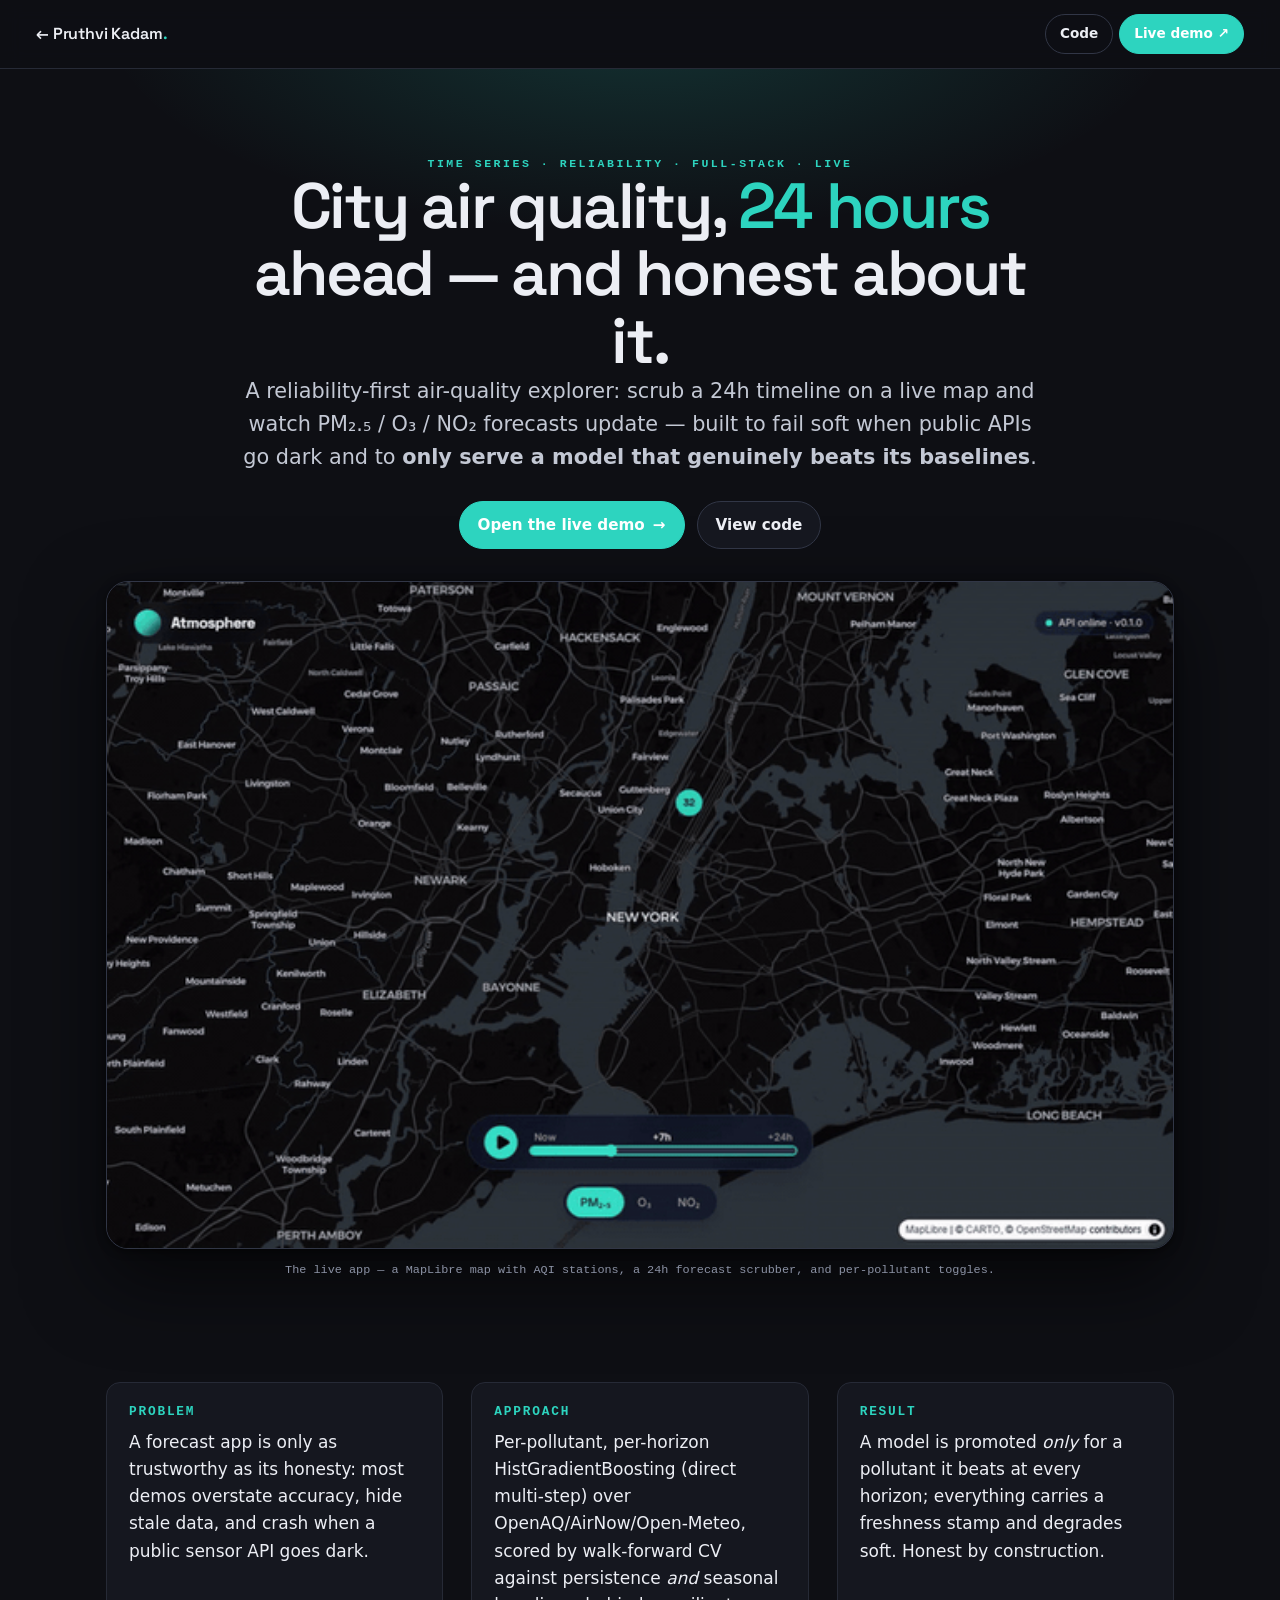
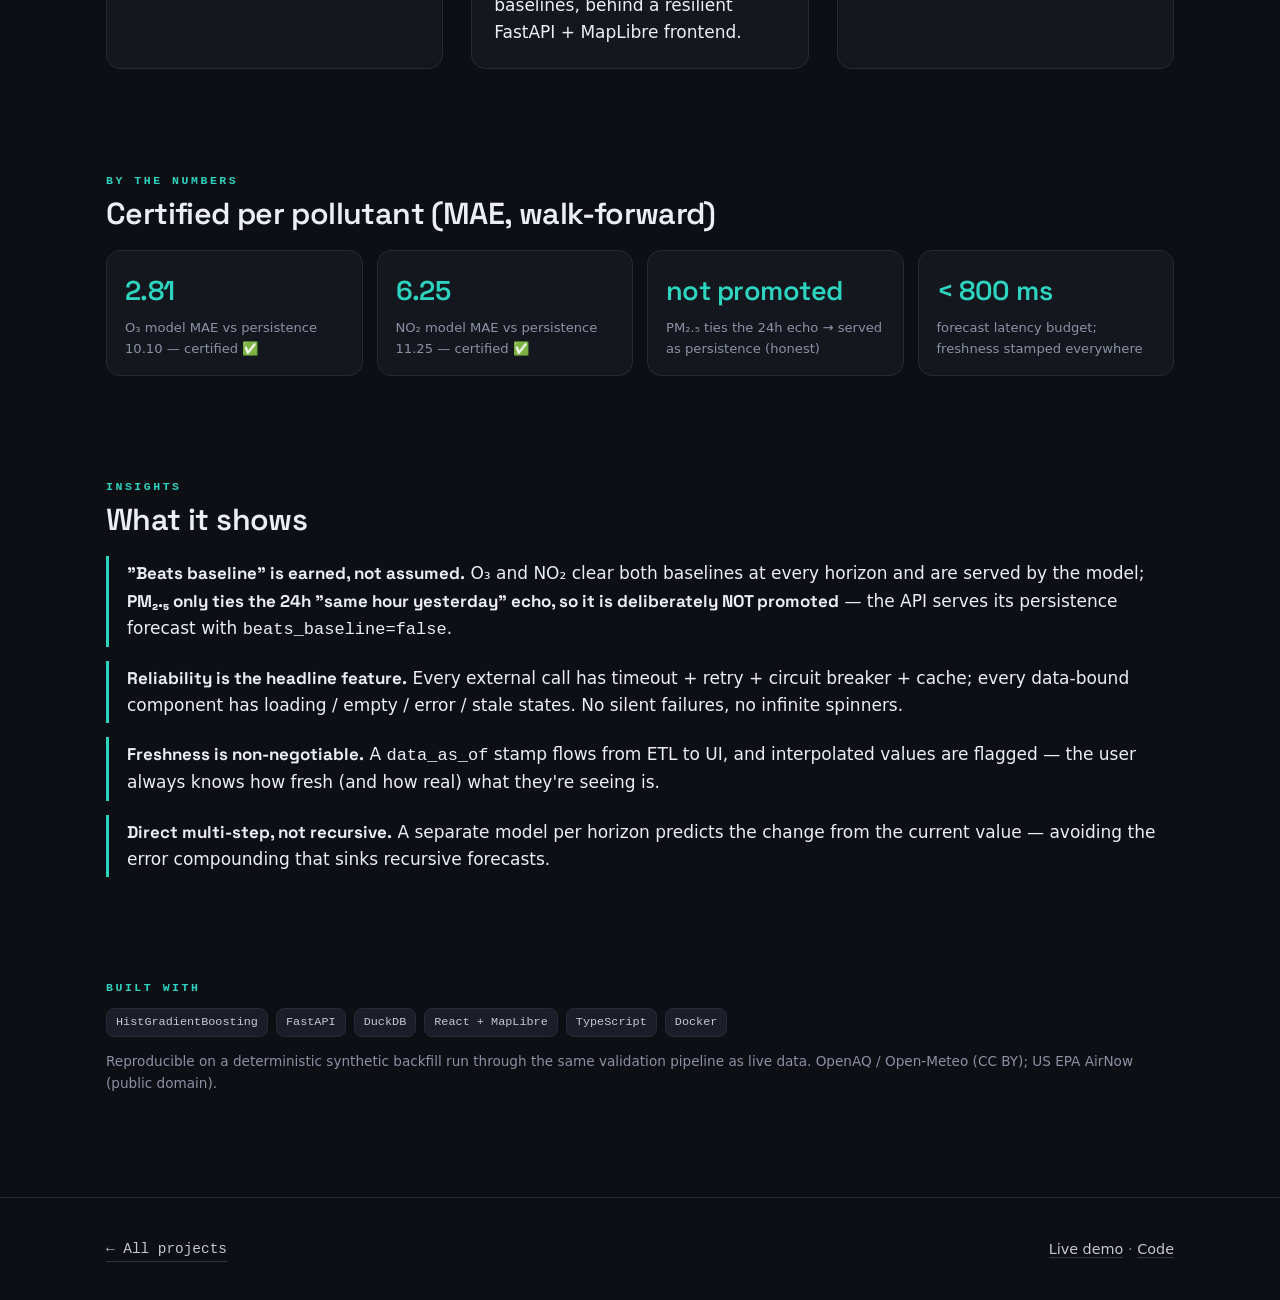
<file: p/atmosphere.html>
<!DOCTYPE html>
<html lang="en">

<head>
  <meta charset="UTF-8" />
  <meta name="viewport" content="width=device-width, initial-scale=1.0" />
  <meta name="description" content="Atmosphere — reliability-first urban air-quality forecasting on an interactive MapLibre map. Per-pollutant HistGradientBoosting, honestly certified against baselines. Full-stack React + FastAPI. By Pruthvi Kadam." />
  <title>Atmosphere — Pruthvi Kadam</title>
  <link rel="preconnect" href="https://fonts.googleapis.com" />
  <link rel="preconnect" href="https://fonts.gstatic.com" crossorigin />
  <link href="https://fonts.googleapis.com/css2?family=Space+Grotesk:wght@400;500;600;700&display=swap" rel="stylesheet" />
  <link rel="stylesheet" href="../styles.css" />
  <style>
    /* Archetype: MAP / ATMOSPHERE — dark, teal accent; real map screenshot as the hero. */
    body { --accent: #2dd4bf; }
    .p-hero { text-align: center; padding-block: clamp(40px, 7vw, 86px) clamp(20px,3vw,32px); }
    .p-hero::before { content:""; position:absolute; inset:0; z-index:-1;
      background: radial-gradient(60% 60% at 50% -10%, color-mix(in srgb, var(--accent) 18%, transparent), transparent 70%); }
    .p-hero .lead { margin-inline:auto; }
    .cta-row { display:flex; gap:12px; justify-content:center; flex-wrap:wrap; margin-top:26px; }
    .shot { margin: 0 auto; max-width: 1100px; }
    .shot img { width:100%; border:1px solid var(--line-2); border-radius: var(--r-lg); box-shadow: var(--shadow-lg); display:block; }
    .shot figcaption { font-family: var(--mono); font-size:.74rem; color: var(--muted); text-align:center; margin-top:12px; }
  </style>
</head>

<body class="theme-dark">
  <nav class="nav">
    <a class="brand" href="../index.html">← Pruthvi Kadam<span class="dot">.</span></a>
    <div class="nav-links">
      <a class="btn btn-ghost btn-sm" href="https://huggingface.co/spaces/1luciferxlucifer1/atmosphere/tree/main" target="_blank" rel="noopener">Code</a>
      <a class="btn btn-primary btn-sm" href="https://1luciferxlucifer1-atmosphere.hf.space" target="_blank" rel="noopener">Live demo ↗</a>
    </div>
  </nav>

  <header class="p-hero">
    <div class="container">
      <p class="eyebrow">Time Series · Reliability · Full-stack · Live</p>
      <h1 class="p-title" style="max-width:19ch; margin-inline:auto;">City air quality, <span style="color:var(--accent)">24 hours</span> ahead — and honest about it.</h1>
      <p class="lead">A reliability-first air-quality explorer: scrub a 24h timeline on a live map and watch PM₂.₅ / O₃ / NO₂ forecasts update — built to fail soft when public APIs go dark and to <strong>only serve a model that genuinely beats its baselines</strong>.</p>
      <div class="cta-row">
        <a class="btn btn-primary" href="https://1luciferxlucifer1-atmosphere.hf.space" target="_blank" rel="noopener">Open the live demo <span class="arrow">→</span></a>
        <a class="btn" href="https://huggingface.co/spaces/1luciferxlucifer1/atmosphere/tree/main" target="_blank" rel="noopener">View code</a>
      </div>
    </div>
  </header>

  <section class="section container" style="padding-top:0;">
    <figure class="shot">
      <img src="../assets/atmosphere.gif" data-gif data-poster="../assets/atmosphere.png" alt="Atmosphere UI: a dark MapLibre map with an AQI station marker, a Now-to-+24h forecast scrubber, and PM2.5 / O3 / NO2 toggles" loading="lazy" />
      <figcaption>The live app — a MapLibre map with AQI stations, a 24h forecast scrubber, and per-pollutant toggles.</figcaption>
    </figure>
  </section>

  <main>
    <section class="section container" style="padding-top:0;">
      <div class="par">
        <div class="block"><h3>Problem</h3><p class="pdesc">A forecast app is only as trustworthy as its honesty: most demos overstate accuracy, hide stale data, and crash when a public sensor API goes dark.</p></div>
        <div class="block"><h3>Approach</h3><p class="pdesc">Per-pollutant, per-horizon HistGradientBoosting (direct multi-step) over OpenAQ/AirNow/Open-Meteo, scored by walk-forward CV against persistence <em>and</em> seasonal baselines, behind a resilient FastAPI + MapLibre frontend.</p></div>
        <div class="block"><h3>Result</h3><p class="pdesc">A model is promoted <em>only</em> for a pollutant it beats at every horizon; everything carries a freshness stamp and degrades soft. Honest by construction.</p></div>
      </div>
    </section>

    <section class="section container" style="padding-top:0;">
      <p class="eyebrow">By the numbers</p>
      <h2 style="font-size:clamp(1.4rem,3vw,1.9rem); margin:8px 0 20px;">Certified per pollutant (MAE, walk-forward)</h2>
      <div class="metric-grid">
        <div class="metric"><div class="n">2.81</div><div class="l">O₃ model MAE vs persistence 10.10 — certified ✅</div></div>
        <div class="metric"><div class="n">6.25</div><div class="l">NO₂ model MAE vs persistence 11.25 — certified ✅</div></div>
        <div class="metric"><div class="n">not promoted</div><div class="l">PM₂.₅ ties the 24h echo → served as persistence (honest)</div></div>
        <div class="metric"><div class="n">&lt; 800 ms</div><div class="l">forecast latency budget; freshness stamped everywhere</div></div>
      </div>
    </section>

    <section class="section container" style="padding-top:0;">
      <p class="eyebrow">Insights</p>
      <h2 style="font-size:clamp(1.4rem,3vw,1.9rem); margin:8px 0 20px;">What it shows</h2>
      <div class="insights">
        <p class="insight"><b>"Beats baseline" is earned, not assumed.</b> O₃ and NO₂ clear both baselines at every horizon and are served by the model; <b>PM₂.₅ only ties the 24h "same hour yesterday" echo, so it is deliberately NOT promoted</b> — the API serves its persistence forecast with <code>beats_baseline=false</code>.</p>
        <p class="insight"><b>Reliability is the headline feature.</b> Every external call has timeout + retry + circuit breaker + cache; every data-bound component has loading / empty / error / stale states. No silent failures, no infinite spinners.</p>
        <p class="insight"><b>Freshness is non-negotiable.</b> A <code>data_as_of</code> stamp flows from ETL to UI, and interpolated values are flagged — the user always knows how fresh (and how real) what they're seeing is.</p>
        <p class="insight"><b>Direct multi-step, not recursive.</b> A separate model per horizon predicts the change from the current value — avoiding the error compounding that sinks recursive forecasts.</p>
      </div>
    </section>

    <section class="section container" style="padding-top:0;">
      <p class="eyebrow">Built with</p>
      <div class="chips" style="margin-top:10px;">
        <span class="chip">HistGradientBoosting</span><span class="chip">FastAPI</span><span class="chip">DuckDB</span>
        <span class="chip">React + MapLibre</span><span class="chip">TypeScript</span><span class="chip">Docker</span>
      </div>
      <p class="muted" style="margin-top:14px; font-size:.85rem;">Reproducible on a deterministic synthetic backfill run through the same validation pipeline as live data. OpenAQ / Open-Meteo (CC BY); US EPA AirNow (public domain).</p>
    </section>
  </main>

  <footer class="foot">
    <div class="container" style="display:flex; justify-content:space-between; flex-wrap:wrap; gap:12px;">
      <a class="backlink" href="../index.html">← All projects</a>
      <span><a href="https://1luciferxlucifer1-atmosphere.hf.space" target="_blank" rel="noopener">Live demo</a> · <a href="https://huggingface.co/spaces/1luciferxlucifer1/atmosphere/tree/main" target="_blank" rel="noopener">Code</a></span>
    </div>
  </footer>
  <script>if(matchMedia("(prefers-reduced-motion: reduce)").matches)document.querySelectorAll("img[data-gif]").forEach(i=>{i.src=i.dataset.poster;});</script>
</body>

</html>
</file>
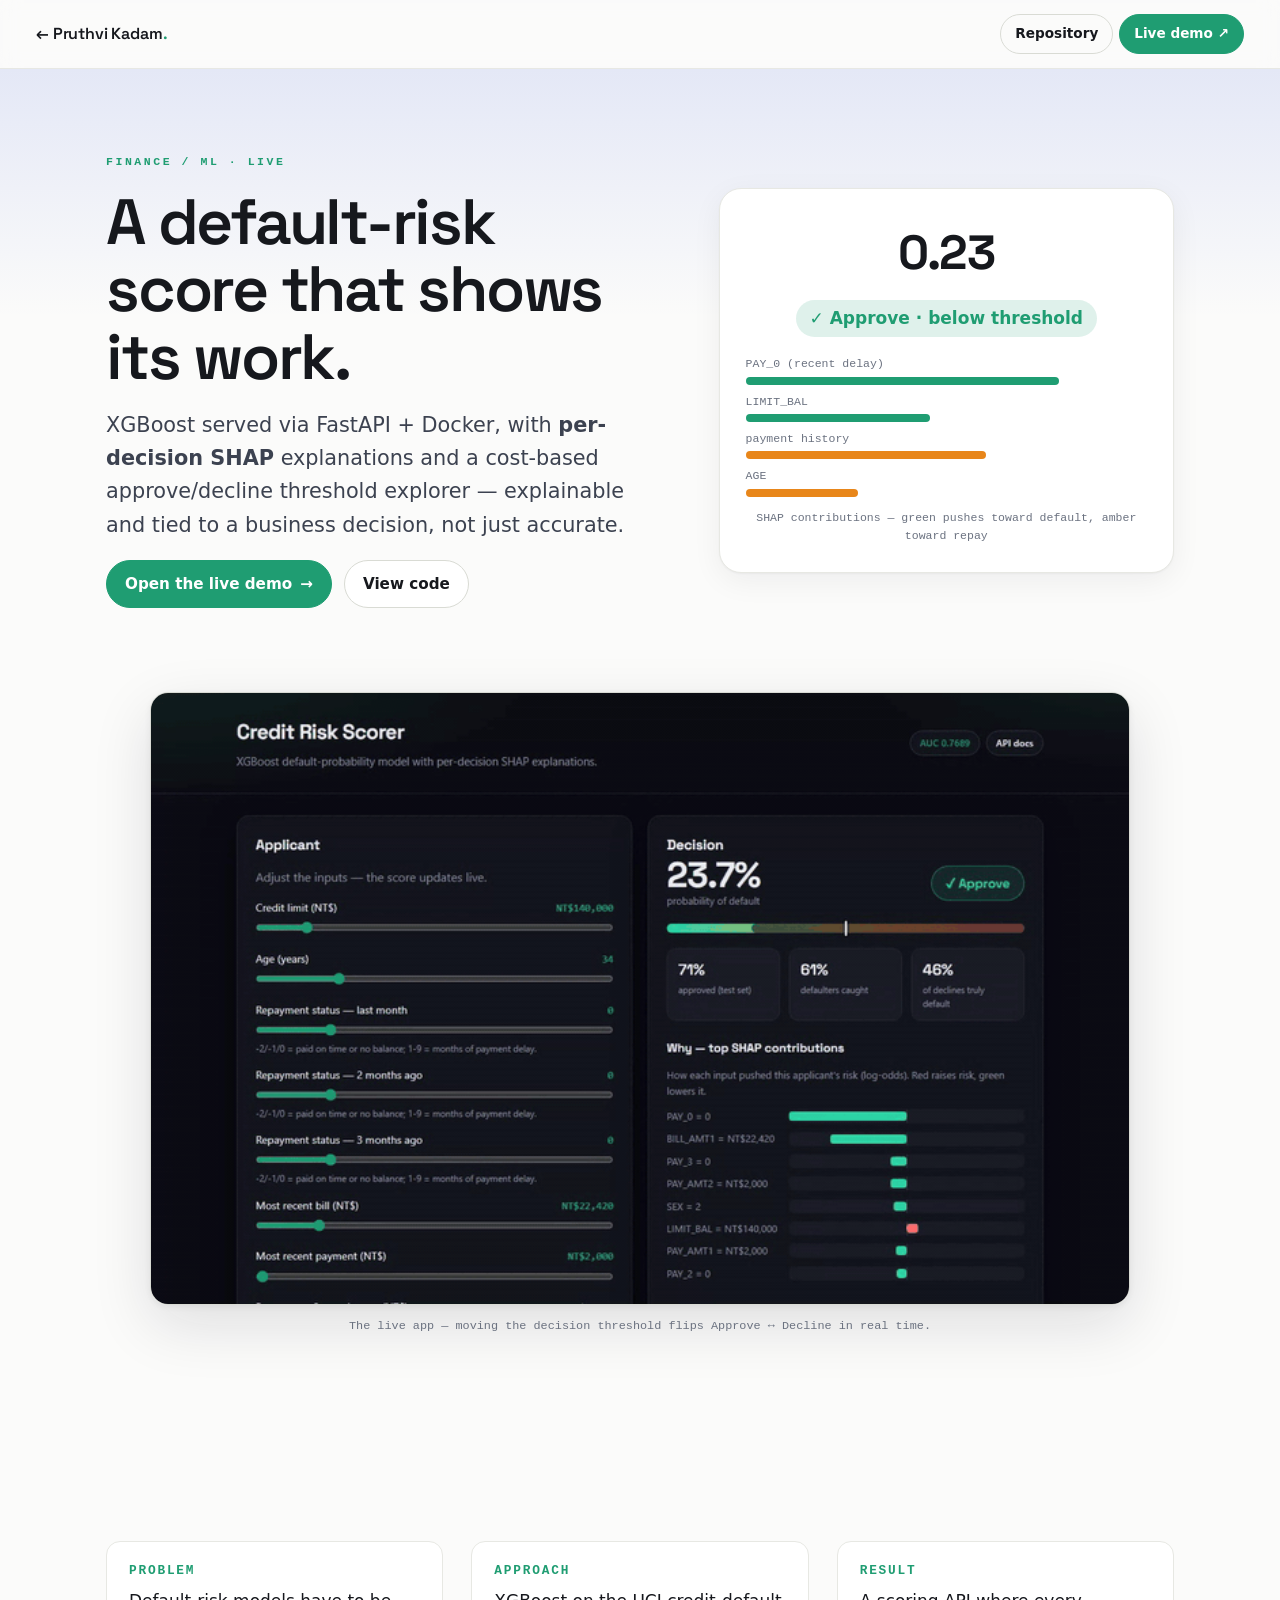
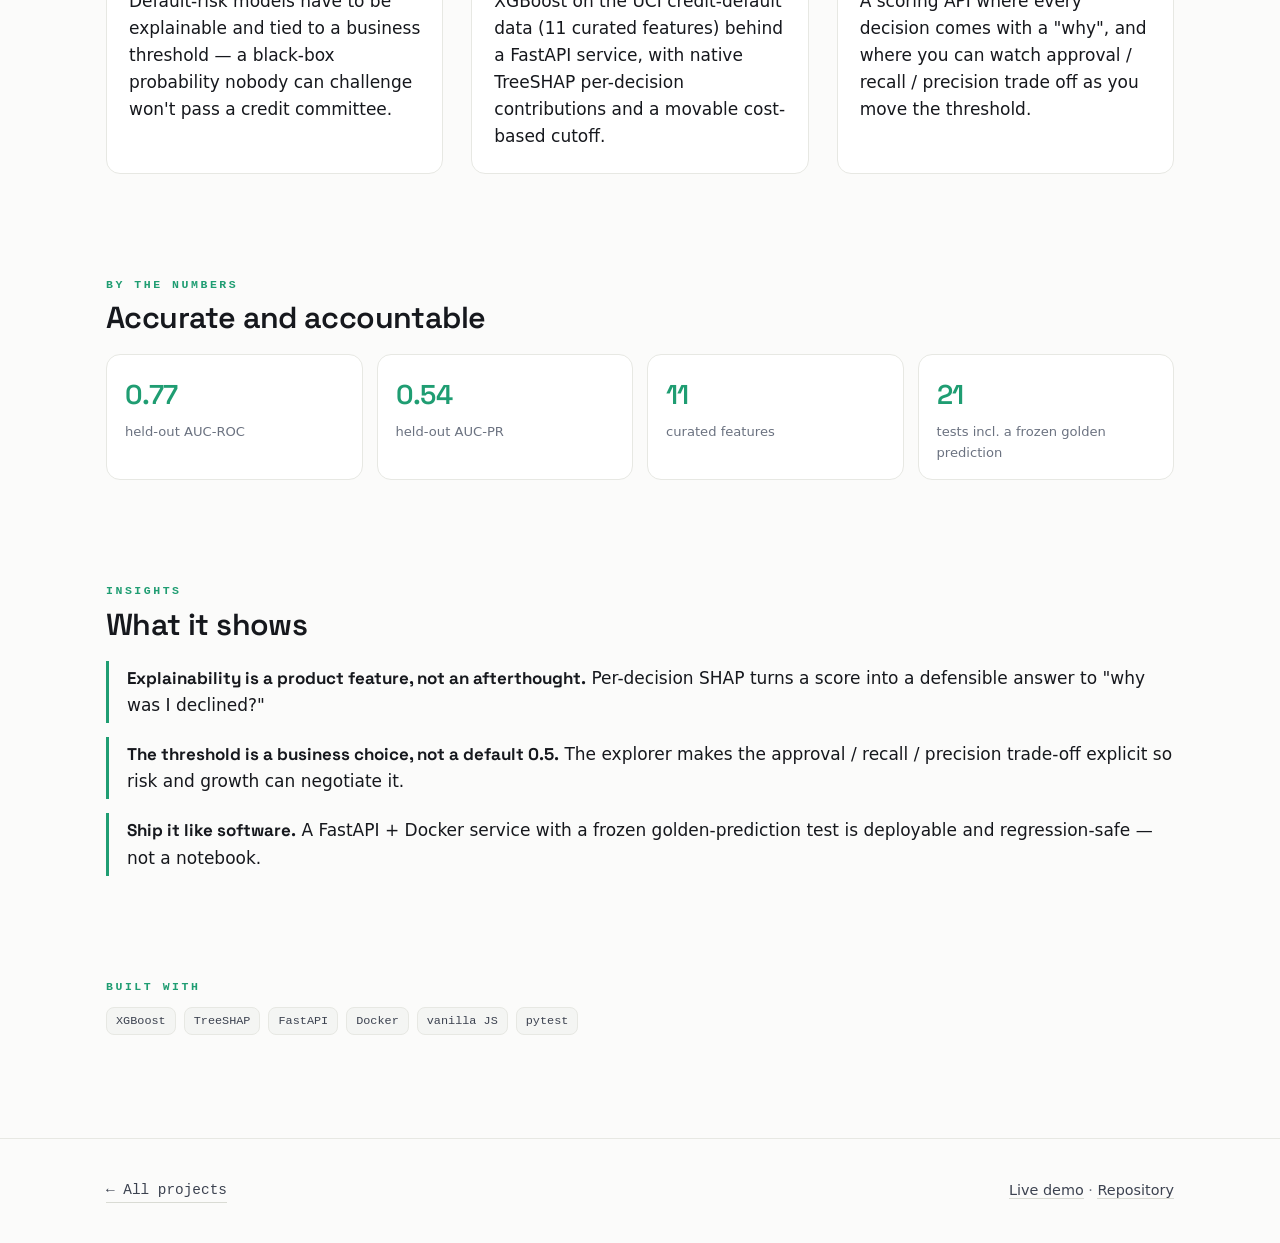
<file: p/credit-risk.html>
<!DOCTYPE html>
<html lang="en">

<head>
  <meta charset="UTF-8" />
  <meta name="viewport" content="width=device-width, initial-scale=1.0" />
  <meta name="description" content="Credit Risk Scorer — explainable XGBoost default-risk model with per-decision SHAP and a cost-based threshold explorer. By Pruthvi Kadam." />
  <title>Credit Risk Scorer — Pruthvi Kadam</title>
  <link rel="preconnect" href="https://fonts.googleapis.com" />
  <link rel="preconnect" href="https://fonts.gstatic.com" crossorigin />
  <link href="https://fonts.googleapis.com/css2?family=Space+Grotesk:wght@400;500;600;700&display=swap" rel="stylesheet" />
  <link rel="stylesheet" href="../styles.css" />
  <style>
    /* Archetype: SPLIT — left story, right a decision gauge. Finance green. */
    body { --accent: #1f9d72; }
    .split { display: grid; grid-template-columns: 1.1fr .9fr; gap: clamp(24px, 5vw, 56px); align-items: center; }
    .p-hero::before { content:""; position:absolute; inset:0; z-index:-1;
      background: linear-gradient(180deg, var(--accent-soft), transparent 40%); }
    .gauge { border:1px solid var(--line); border-radius: var(--r-lg); background: var(--surface); padding: 26px; box-shadow: var(--shadow); text-align:center; }
    .gauge .p { font-family: var(--display); font-weight: 700; font-size: 3rem; letter-spacing: -.03em; }
    .gauge .verdict { display:inline-block; margin-top:8px; font-weight:600; padding:5px 14px; border-radius:999px;
      background: color-mix(in srgb, var(--accent) 14%, transparent); color: var(--accent); }
    .bars { margin-top:18px; display:grid; gap:8px; text-align:left; }
    .bar { font-family: var(--mono); font-size:.72rem; color: var(--muted); }
    .bar i { display:block; height:8px; border-radius:4px; margin-top:3px; background: var(--accent); }
    .bar.neg i { background:#e8861a; }
    @media (max-width: 820px) { .split { grid-template-columns: 1fr; } }
  </style>
</head>

<body>
  <nav class="nav">
    <a class="brand" href="../index.html">← Pruthvi Kadam<span class="dot">.</span></a>
    <div class="nav-links">
      <a class="btn btn-ghost btn-sm" href="https://github.com/PruthviVKadam/credit-risk" target="_blank" rel="noopener">Repository</a>
      <a class="btn btn-primary btn-sm" href="https://PruthviVKadam-credit-risk.hf.space" target="_blank" rel="noopener">Live demo ↗</a>
    </div>
  </nav>

  <header class="p-hero">
    <div class="container split">
      <div class="stack" style="--flow: 18px;">
        <p class="eyebrow">Finance / ML · Live</p>
        <h1 class="p-title">A default-risk score that shows its work.</h1>
        <p class="lead">XGBoost served via FastAPI + Docker, with <strong>per-decision SHAP</strong> explanations and a cost-based approve/decline threshold explorer — explainable and tied to a business decision, not just accurate.</p>
        <div class="cta-row" style="display:flex; gap:12px; flex-wrap:wrap;">
          <a class="btn btn-primary" href="https://PruthviVKadam-credit-risk.hf.space" target="_blank" rel="noopener">Open the live demo <span class="arrow">→</span></a>
          <a class="btn" href="https://github.com/PruthviVKadam/credit-risk" target="_blank" rel="noopener">View code</a>
        </div>
      </div>
      <div class="gauge">
        <div class="p">0.23</div>
        <div class="verdict">✓ Approve · below threshold</div>
        <div class="bars">
          <div class="bar">PAY_0 (recent delay) <i style="width:78%"></i></div>
          <div class="bar">LIMIT_BAL <i style="width:46%"></i></div>
          <div class="bar neg">payment history <i style="width:60%"></i></div>
          <div class="bar neg">AGE <i style="width:28%"></i></div>
        </div>
        <p class="bar" style="margin-top:12px;">SHAP contributions — green pushes toward default, amber toward repay</p>
      </div>
    </div>
  </header>

  <section class="section container" style="padding-top:0;">
    <figure style="margin:0 auto; max-width:980px;">
      <img src="../assets/credit-risk.gif" data-gif data-poster="../assets/credit-risk-poster.png"
           alt="Dragging the decision threshold flips the applicant between Approve and Decline as the risk meter and SHAP bars update"
           loading="lazy"
           style="width:100%; border:1px solid var(--line-2); border-radius:18px; box-shadow:var(--shadow-lg); display:block;" />
      <figcaption style="font-family:var(--mono); font-size:.74rem; color:var(--muted); text-align:center; margin-top:12px;">
        The live app — moving the decision threshold flips Approve ↔ Decline in real time.
      </figcaption>
    </figure>
  </section>

  <main>
    <section class="section container">
      <div class="par">
        <div class="block"><h3>Problem</h3><p class="pdesc">Default-risk models have to be explainable and tied to a business threshold — a black-box probability nobody can challenge won't pass a credit committee.</p></div>
        <div class="block"><h3>Approach</h3><p class="pdesc">XGBoost on the UCI credit-default data (11 curated features) behind a FastAPI service, with native TreeSHAP per-decision contributions and a movable cost-based cutoff.</p></div>
        <div class="block"><h3>Result</h3><p class="pdesc">A scoring API where every decision comes with a "why", and where you can watch approval / recall / precision trade off as you move the threshold.</p></div>
      </div>
    </section>

    <section class="section container" style="padding-top:0;">
      <p class="eyebrow">By the numbers</p>
      <h2 style="font-size:clamp(1.4rem,3vw,1.9rem); margin:8px 0 20px;">Accurate and accountable</h2>
      <div class="metric-grid">
        <div class="metric"><div class="n">0.77</div><div class="l">held-out AUC-ROC</div></div>
        <div class="metric"><div class="n">0.54</div><div class="l">held-out AUC-PR</div></div>
        <div class="metric"><div class="n">11</div><div class="l">curated features</div></div>
        <div class="metric"><div class="n">21</div><div class="l">tests incl. a frozen golden prediction</div></div>
      </div>
    </section>

    <section class="section container" style="padding-top:0;">
      <p class="eyebrow">Insights</p>
      <h2 style="font-size:clamp(1.4rem,3vw,1.9rem); margin:8px 0 20px;">What it shows</h2>
      <div class="insights">
        <p class="insight"><b>Explainability is a product feature, not an afterthought.</b> Per-decision SHAP turns a score into a defensible answer to "why was I declined?"</p>
        <p class="insight"><b>The threshold is a business choice, not a default 0.5.</b> The explorer makes the approval / recall / precision trade-off explicit so risk and growth can negotiate it.</p>
        <p class="insight"><b>Ship it like software.</b> A FastAPI + Docker service with a frozen golden-prediction test is deployable and regression-safe — not a notebook.</p>
      </div>
    </section>

    <section class="section container" style="padding-top:0;">
      <p class="eyebrow">Built with</p>
      <div class="chips" style="margin-top:10px;">
        <span class="chip">XGBoost</span><span class="chip">TreeSHAP</span><span class="chip">FastAPI</span>
        <span class="chip">Docker</span><span class="chip">vanilla JS</span><span class="chip">pytest</span>
      </div>
    </section>
  </main>

  <footer class="foot">
    <div class="container" style="display:flex; justify-content:space-between; flex-wrap:wrap; gap:12px;">
      <a class="backlink" href="../index.html">← All projects</a>
      <span><a href="https://PruthviVKadam-credit-risk.hf.space" target="_blank" rel="noopener">Live demo</a> · <a href="https://github.com/PruthviVKadam/credit-risk" target="_blank" rel="noopener">Repository</a></span>
    </div>
  </footer>
  <script>if(matchMedia("(prefers-reduced-motion: reduce)").matches)document.querySelectorAll("img[data-gif]").forEach(i=>{i.src=i.dataset.poster;});</script>
</body>

</html>
</file>
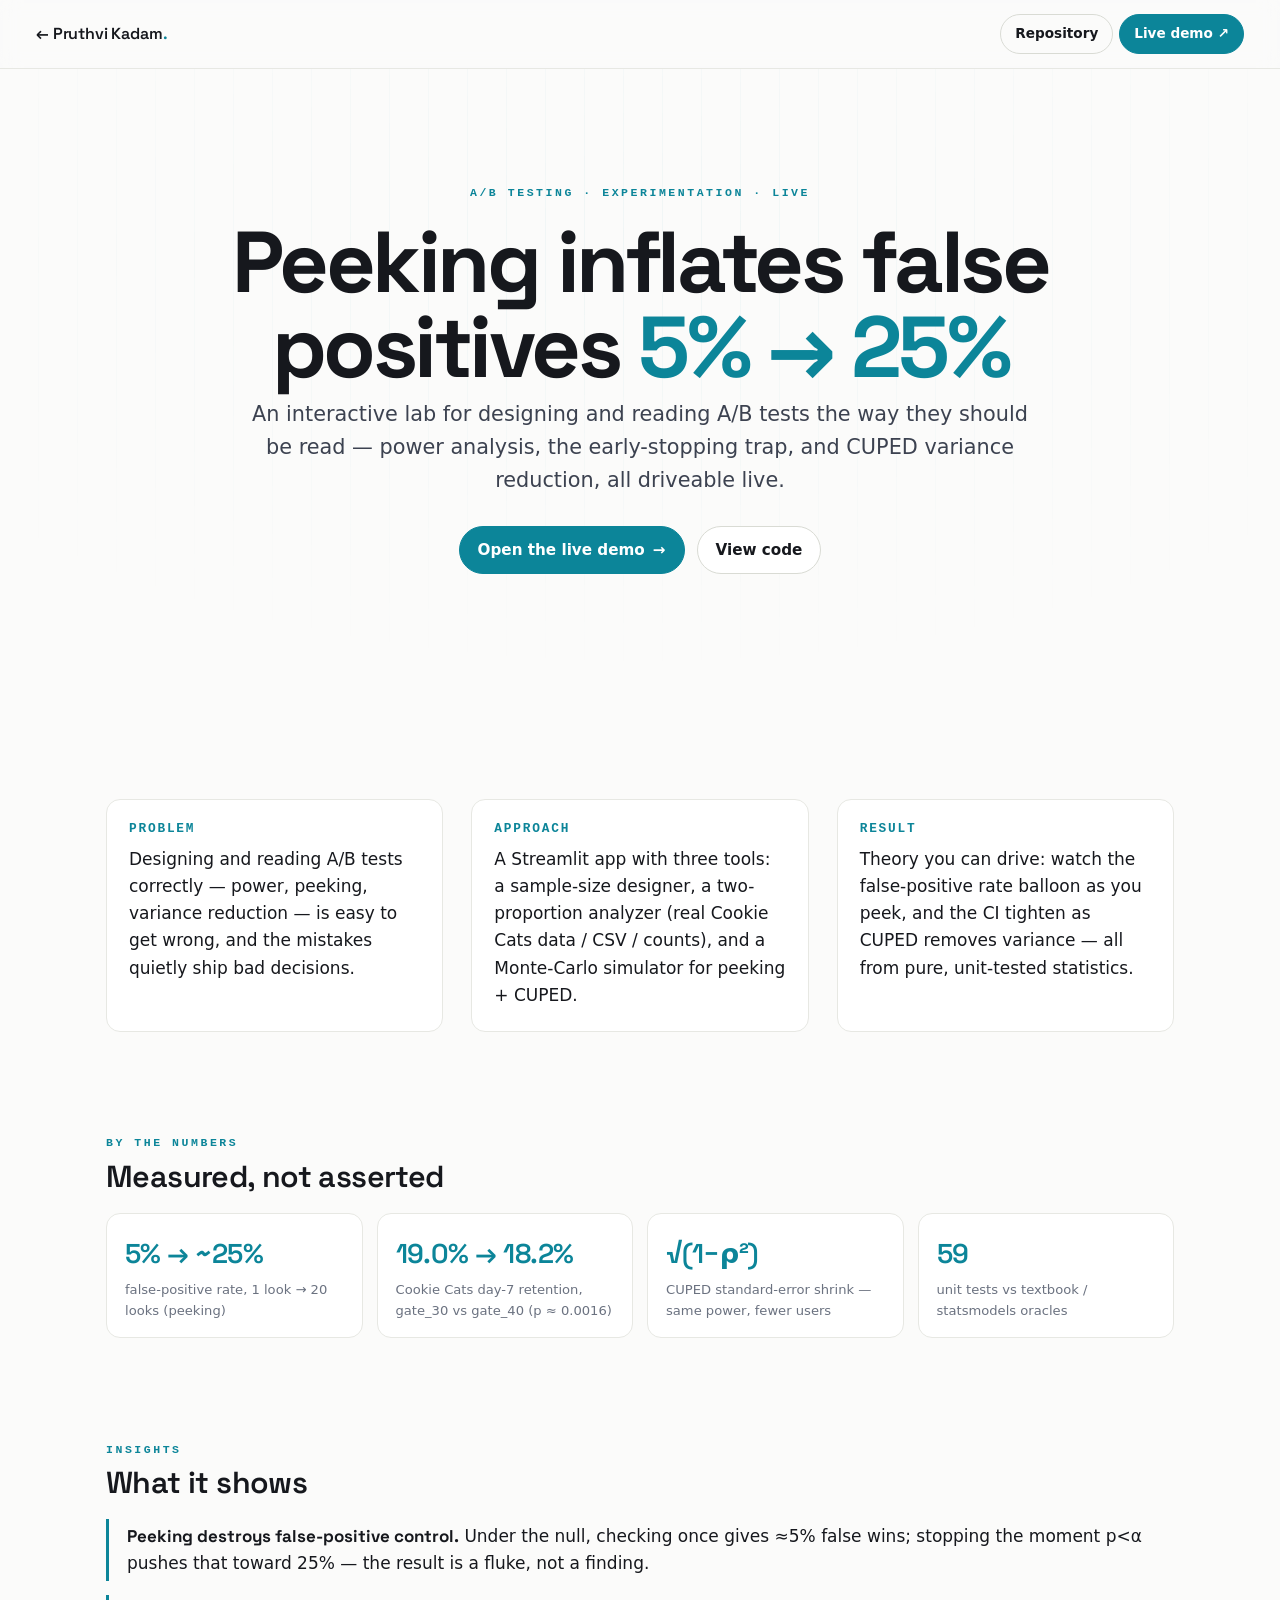
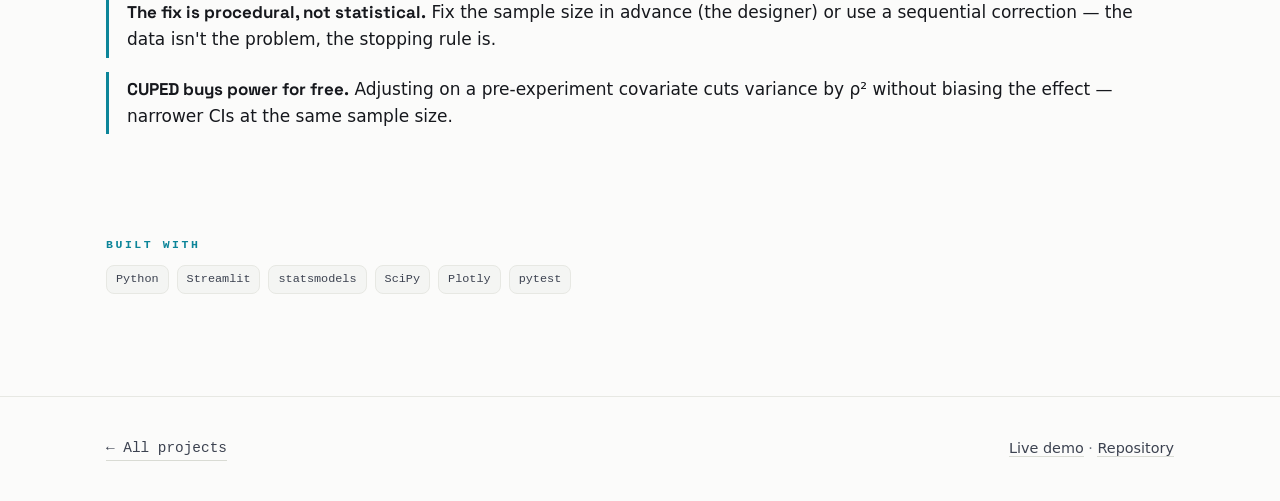
<file: p/experimentation-lab.html>
<!DOCTYPE html>
<html lang="en">

<head>
  <meta charset="UTF-8" />
  <meta name="viewport" content="width=device-width, initial-scale=1.0" />
  <meta name="description" content="Experimentation Lab — design and analyze A/B tests: power, the peeking trap, and CUPED variance reduction. By Pruthvi Kadam." />
  <title>Experimentation Lab — Pruthvi Kadam</title>
  <link rel="preconnect" href="https://fonts.googleapis.com" />
  <link rel="preconnect" href="https://fonts.gstatic.com" crossorigin />
  <link href="https://fonts.googleapis.com/css2?family=Space+Grotesk:wght@400;500;600;700&display=swap" rel="stylesheet" />
  <link rel="stylesheet" href="../styles.css" />
  <style>
    /* Archetype: POSTER — centered, oversized metric, light, lab-teal */
    body { --accent: #0c8599; --accent-line: color-mix(in srgb, var(--accent) 38%, transparent); }
    .p-hero { text-align: center; padding-block: clamp(48px, 9vw, 120px); }
    .p-hero::before {
      content: ""; position: absolute; inset: 0; z-index: -1; opacity: .5;
      background:
        repeating-linear-gradient(90deg, transparent 0 38px, color-mix(in srgb, var(--accent) 9%, transparent) 38px 39px);
      -webkit-mask-image: radial-gradient(70% 70% at 50% 30%, #000, transparent);
      mask-image: radial-gradient(70% 70% at 50% 30%, #000, transparent);
    }
    .poster-metric { font-family: var(--display); font-weight: 700; letter-spacing: -.04em;
      font-size: clamp(2.6rem, 8vw, 5.4rem); line-height: .98; margin: 18px auto 8px; max-width: 16ch; }
    .poster-metric .hi { color: var(--accent); }
    .p-hero .lead { margin-inline: auto; }
    .cta-row { display: flex; gap: 12px; justify-content: center; flex-wrap: wrap; margin-top: 28px; }
    .par { margin-top: 8px; }
  </style>
</head>

<body>
  <nav class="nav">
    <a class="brand" href="../index.html">← Pruthvi Kadam<span class="dot">.</span></a>
    <div class="nav-links">
      <a class="btn btn-ghost btn-sm" href="https://github.com/PruthviVKadam/ab-lab" target="_blank" rel="noopener">Repository</a>
      <a class="btn btn-primary btn-sm" href="https://ab-lab-test.streamlit.app/" target="_blank" rel="noopener">Live demo ↗</a>
    </div>
  </nav>

  <header class="p-hero">
    <div class="container">
      <p class="eyebrow">A/B Testing · Experimentation · Live</p>
      <h1 class="poster-metric">Peeking inflates false positives <span class="hi">5% → 25%</span></h1>
      <p class="lead">An interactive lab for designing and reading A/B tests the way they should be read — power analysis, the early-stopping trap, and CUPED variance reduction, all driveable live.</p>
      <div class="cta-row">
        <a class="btn btn-primary" href="https://ab-lab-test.streamlit.app/" target="_blank" rel="noopener">Open the live demo <span class="arrow">→</span></a>
        <a class="btn" href="https://github.com/PruthviVKadam/ab-lab" target="_blank" rel="noopener">View code</a>
      </div>
    </div>
  </header>

  <main>
    <section class="section container">
      <div class="par">
        <div class="block"><h3>Problem</h3><p class="pdesc">Designing and reading A/B tests correctly — power, peeking, variance reduction — is easy to get wrong, and the mistakes quietly ship bad decisions.</p></div>
        <div class="block"><h3>Approach</h3><p class="pdesc">A Streamlit app with three tools: a sample-size designer, a two-proportion analyzer (real Cookie Cats data / CSV / counts), and a Monte-Carlo simulator for peeking + CUPED.</p></div>
        <div class="block"><h3>Result</h3><p class="pdesc">Theory you can drive: watch the false-positive rate balloon as you peek, and the CI tighten as CUPED removes variance — all from pure, unit-tested statistics.</p></div>
      </div>
    </section>

    <section class="section container" style="padding-top:0;">
      <p class="eyebrow">By the numbers</p>
      <h2 style="font-size:clamp(1.4rem,3vw,1.9rem); margin:8px 0 20px;">Measured, not asserted</h2>
      <div class="metric-grid">
        <div class="metric"><div class="n">5% → ~25%</div><div class="l">false-positive rate, 1 look → 20 looks (peeking)</div></div>
        <div class="metric"><div class="n">19.0% → 18.2%</div><div class="l">Cookie Cats day-7 retention, gate_30 vs gate_40 (p ≈ 0.0016)</div></div>
        <div class="metric"><div class="n">√(1−ρ²)</div><div class="l">CUPED standard-error shrink — same power, fewer users</div></div>
        <div class="metric"><div class="n">59</div><div class="l">unit tests vs textbook / statsmodels oracles</div></div>
      </div>
    </section>

    <section class="section container" style="padding-top:0;">
      <p class="eyebrow">Insights</p>
      <h2 style="font-size:clamp(1.4rem,3vw,1.9rem); margin:8px 0 20px;">What it shows</h2>
      <div class="insights">
        <p class="insight"><b>Peeking destroys false-positive control.</b> Under the null, checking once gives ≈5% false wins; stopping the moment p&lt;α pushes that toward 25% — the result is a fluke, not a finding.</p>
        <p class="insight"><b>The fix is procedural, not statistical.</b> Fix the sample size in advance (the designer) or use a sequential correction — the data isn't the problem, the stopping rule is.</p>
        <p class="insight"><b>CUPED buys power for free.</b> Adjusting on a pre-experiment covariate cuts variance by ρ² without biasing the effect — narrower CIs at the same sample size.</p>
      </div>
    </section>

    <section class="section container" style="padding-top:0;">
      <p class="eyebrow">Built with</p>
      <div class="chips" style="margin-top:10px;">
        <span class="chip">Python</span><span class="chip">Streamlit</span><span class="chip">statsmodels</span>
        <span class="chip">SciPy</span><span class="chip">Plotly</span><span class="chip">pytest</span>
      </div>
    </section>
  </main>

  <footer class="foot">
    <div class="container" style="display:flex; justify-content:space-between; flex-wrap:wrap; gap:12px;">
      <a class="backlink" href="../index.html">← All projects</a>
      <span><a href="https://ab-lab-test.streamlit.app/" target="_blank" rel="noopener">Live demo</a> · <a href="https://github.com/PruthviVKadam/ab-lab" target="_blank" rel="noopener">Repository</a></span>
    </div>
  </footer>
</body>

</html>
</file>
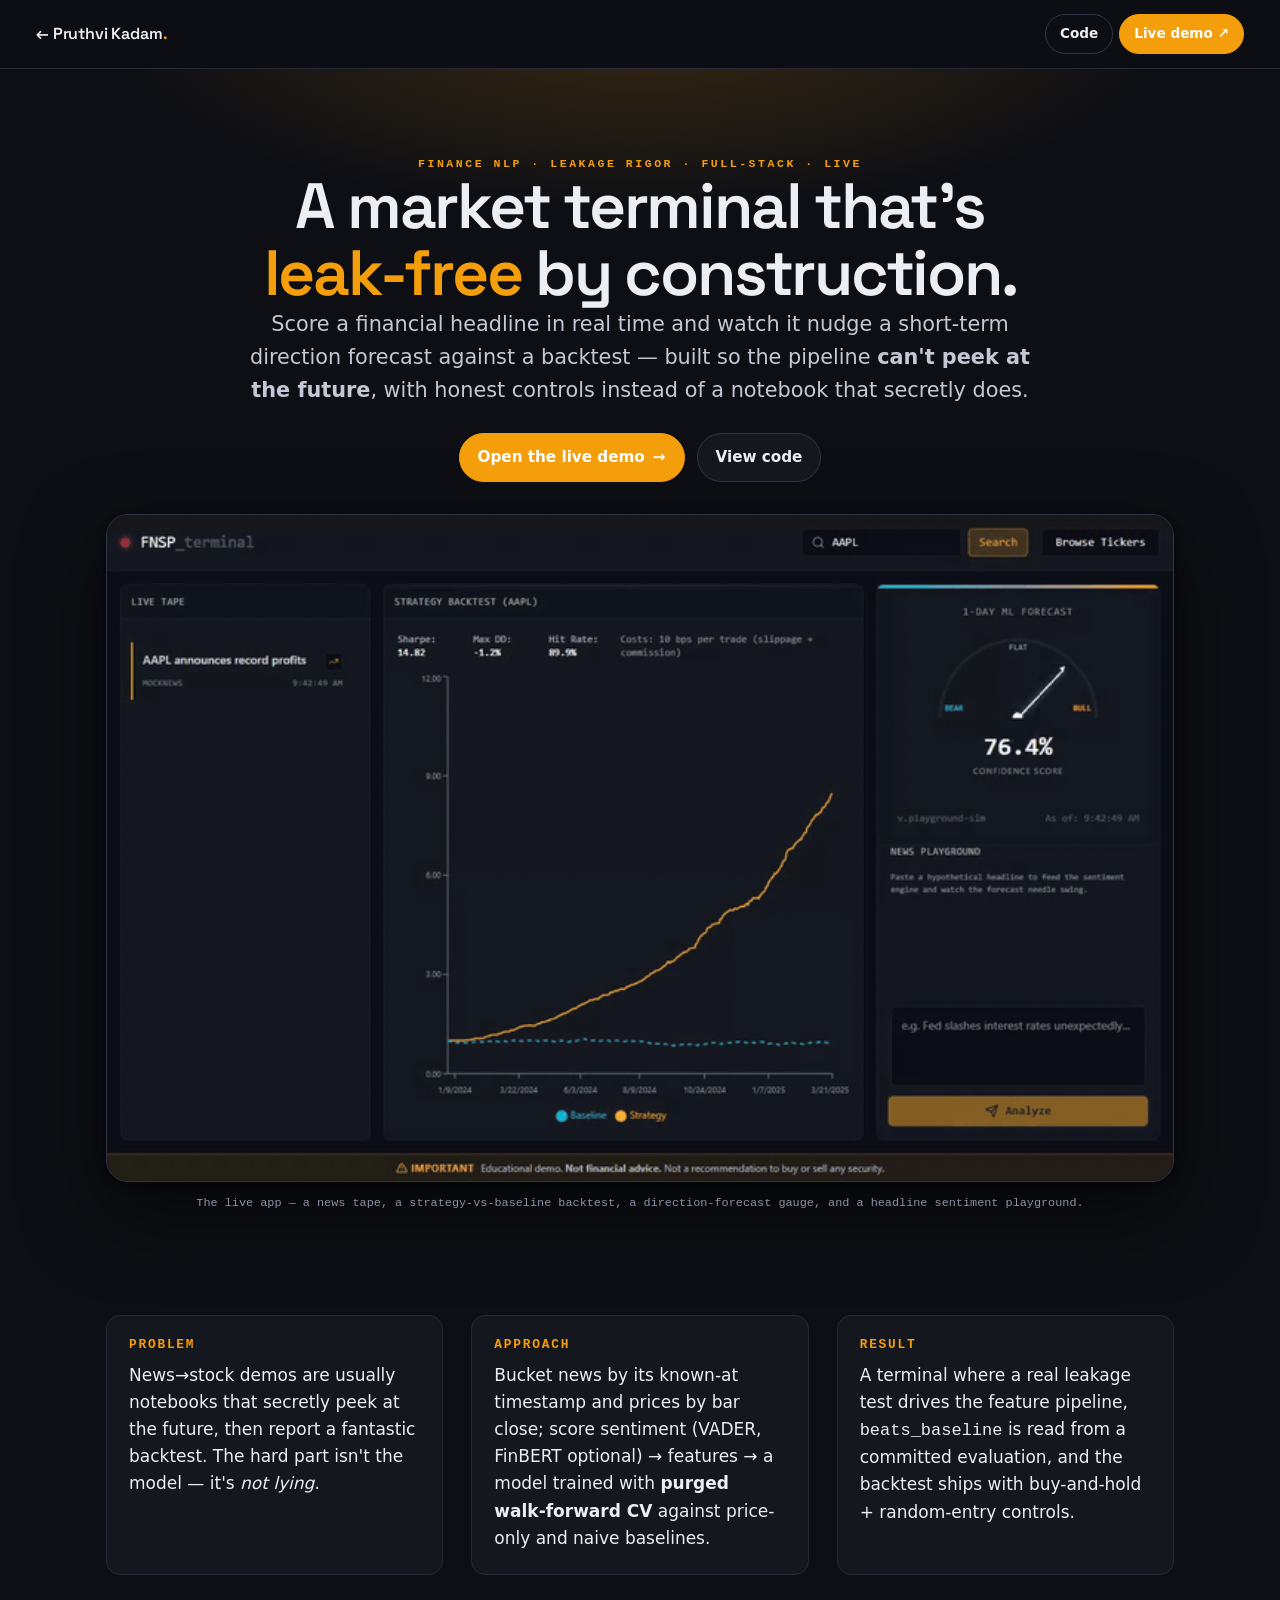
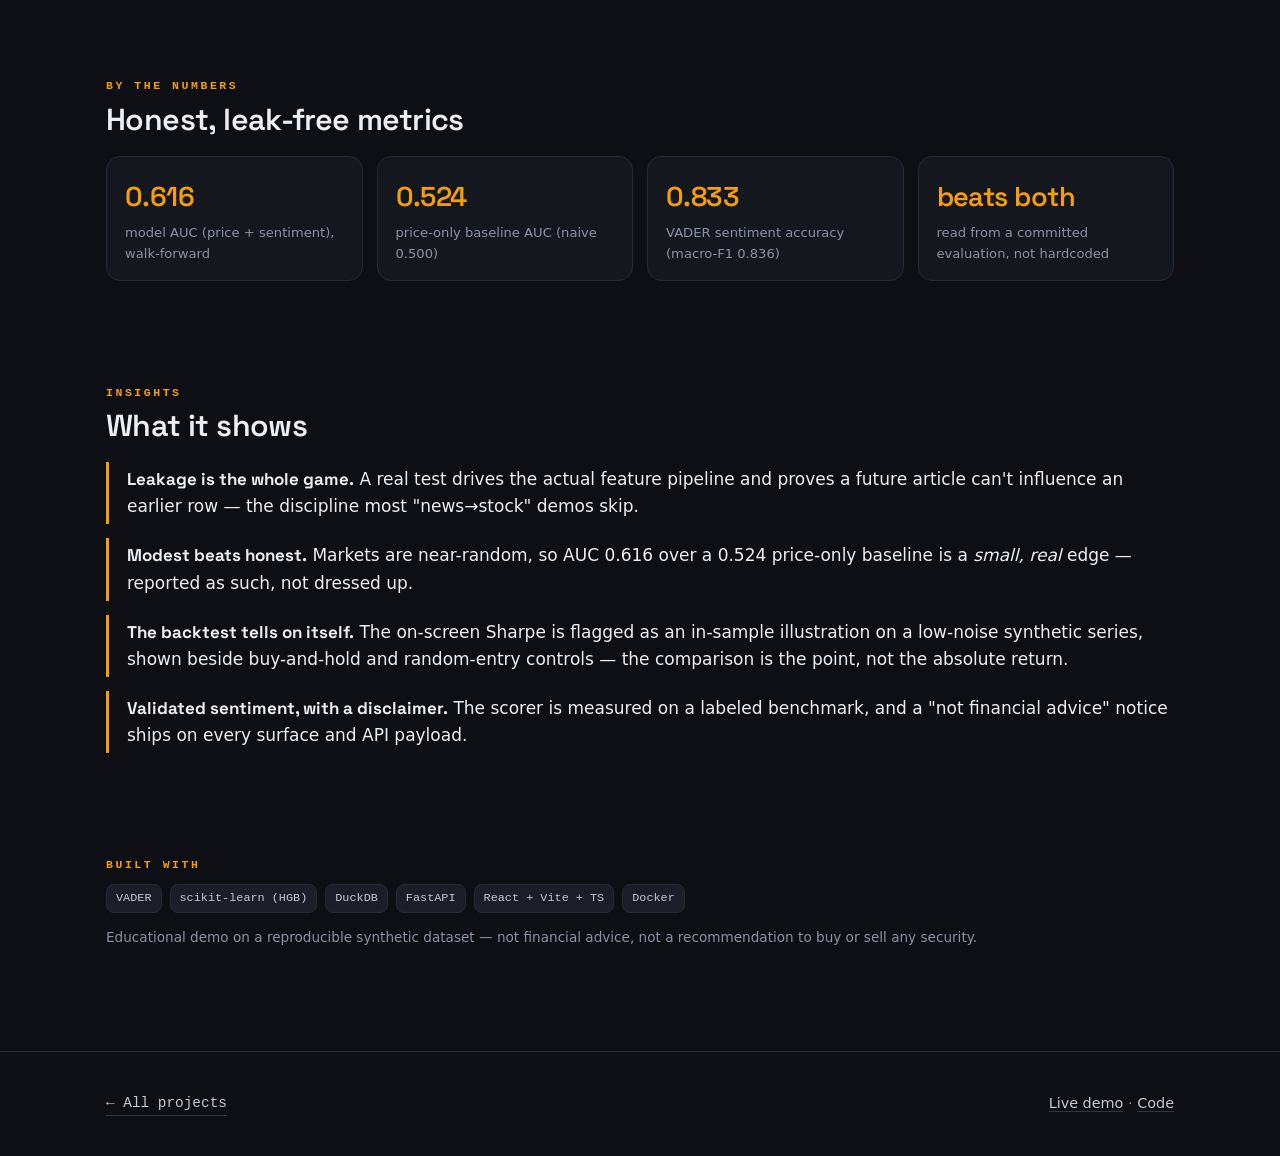
<file: p/fnsp.html>
<!DOCTYPE html>
<html lang="en">

<head>
  <meta charset="UTF-8" />
  <meta name="viewport" content="width=device-width, initial-scale=1.0" />
  <meta name="description" content="FNSP — financial news sentiment → stock-direction forecasting as a market terminal, built leak-free with purged walk-forward CV and honest backtest controls. Full-stack React + FastAPI. By Pruthvi Kadam." />
  <title>FNSP — Pruthvi Kadam</title>
  <link rel="preconnect" href="https://fonts.googleapis.com" />
  <link rel="preconnect" href="https://fonts.gstatic.com" crossorigin />
  <link href="https://fonts.googleapis.com/css2?family=Space+Grotesk:wght@400;500;600;700&display=swap" rel="stylesheet" />
  <link rel="stylesheet" href="../styles.css" />
  <style>
    /* Archetype: TERMINAL — dark, amber accent; real product screenshot as the hero. */
    body { --accent: #f59e0b; }
    .p-hero { text-align: center; padding-block: clamp(40px, 7vw, 86px) clamp(20px,3vw,32px); }
    .p-hero::before { content:""; position:absolute; inset:0; z-index:-1;
      background: radial-gradient(60% 60% at 50% -10%, color-mix(in srgb, var(--accent) 18%, transparent), transparent 70%); }
    .p-hero .lead { margin-inline:auto; }
    .cta-row { display:flex; gap:12px; justify-content:center; flex-wrap:wrap; margin-top:26px; }
    .shot { margin: 0 auto; max-width: 1100px; }
    .shot img { width:100%; border:1px solid var(--line-2); border-radius: var(--r-lg); box-shadow: var(--shadow-lg); display:block; }
    .shot figcaption { font-family: var(--mono); font-size:.74rem; color: var(--muted); text-align:center; margin-top:12px; }
  </style>
</head>

<body class="theme-dark">
  <nav class="nav">
    <a class="brand" href="../index.html">← Pruthvi Kadam<span class="dot">.</span></a>
    <div class="nav-links">
      <a class="btn btn-ghost btn-sm" href="https://huggingface.co/spaces/1luciferxlucifer1/fnsp/tree/main" target="_blank" rel="noopener">Code</a>
      <a class="btn btn-primary btn-sm" href="https://1luciferxlucifer1-fnsp.hf.space" target="_blank" rel="noopener">Live demo ↗</a>
    </div>
  </nav>

  <header class="p-hero">
    <div class="container">
      <p class="eyebrow">Finance NLP · Leakage Rigor · Full-stack · Live</p>
      <h1 class="p-title" style="max-width:20ch; margin-inline:auto;">A market terminal that's <span style="color:var(--accent)">leak-free</span> by construction.</h1>
      <p class="lead">Score a financial headline in real time and watch it nudge a short-term direction forecast against a backtest — built so the pipeline <strong>can't peek at the future</strong>, with honest controls instead of a notebook that secretly does.</p>
      <div class="cta-row">
        <a class="btn btn-primary" href="https://1luciferxlucifer1-fnsp.hf.space" target="_blank" rel="noopener">Open the live demo <span class="arrow">→</span></a>
        <a class="btn" href="https://huggingface.co/spaces/1luciferxlucifer1/fnsp/tree/main" target="_blank" rel="noopener">View code</a>
      </div>
    </div>
  </header>

  <section class="section container" style="padding-top:0;">
    <figure class="shot">
      <img src="../assets/fnsp.gif" data-gif data-poster="../assets/fnsp.png" alt="FNSP UI: a market terminal with a live news tape, a strategy-vs-baseline backtest equity curve, a bear/flat/bull forecast gauge, and a headline playground" loading="lazy" />
      <figcaption>The live app — a news tape, a strategy-vs-baseline backtest, a direction-forecast gauge, and a headline sentiment playground.</figcaption>
    </figure>
  </section>

  <main>
    <section class="section container" style="padding-top:0;">
      <div class="par">
        <div class="block"><h3>Problem</h3><p class="pdesc">News→stock demos are usually notebooks that secretly peek at the future, then report a fantastic backtest. The hard part isn't the model — it's <em>not lying</em>.</p></div>
        <div class="block"><h3>Approach</h3><p class="pdesc">Bucket news by its known-at timestamp and prices by bar close; score sentiment (VADER, FinBERT optional) → features → a model trained with <strong>purged walk-forward CV</strong> against price-only and naive baselines.</p></div>
        <div class="block"><h3>Result</h3><p class="pdesc">A terminal where a real leakage test drives the feature pipeline, <code>beats_baseline</code> is read from a committed evaluation, and the backtest ships with buy-and-hold + random-entry controls.</p></div>
      </div>
    </section>

    <section class="section container" style="padding-top:0;">
      <p class="eyebrow">By the numbers</p>
      <h2 style="font-size:clamp(1.4rem,3vw,1.9rem); margin:8px 0 20px;">Honest, leak-free metrics</h2>
      <div class="metric-grid">
        <div class="metric"><div class="n">0.616</div><div class="l">model AUC (price + sentiment), walk-forward</div></div>
        <div class="metric"><div class="n">0.524</div><div class="l">price-only baseline AUC (naive 0.500)</div></div>
        <div class="metric"><div class="n">0.833</div><div class="l">VADER sentiment accuracy (macro-F1 0.836)</div></div>
        <div class="metric"><div class="n">beats both</div><div class="l">read from a committed evaluation, not hardcoded</div></div>
      </div>
    </section>

    <section class="section container" style="padding-top:0;">
      <p class="eyebrow">Insights</p>
      <h2 style="font-size:clamp(1.4rem,3vw,1.9rem); margin:8px 0 20px;">What it shows</h2>
      <div class="insights">
        <p class="insight"><b>Leakage is the whole game.</b> A real test drives the actual feature pipeline and proves a future article can't influence an earlier row — the discipline most "news→stock" demos skip.</p>
        <p class="insight"><b>Modest beats honest.</b> Markets are near-random, so AUC 0.616 over a 0.524 price-only baseline is a <em>small, real</em> edge — reported as such, not dressed up.</p>
        <p class="insight"><b>The backtest tells on itself.</b> The on-screen Sharpe is flagged as an in-sample illustration on a low-noise synthetic series, shown beside buy-and-hold and random-entry controls — the comparison is the point, not the absolute return.</p>
        <p class="insight"><b>Validated sentiment, with a disclaimer.</b> The scorer is measured on a labeled benchmark, and a "not financial advice" notice ships on every surface and API payload.</p>
      </div>
    </section>

    <section class="section container" style="padding-top:0;">
      <p class="eyebrow">Built with</p>
      <div class="chips" style="margin-top:10px;">
        <span class="chip">VADER</span><span class="chip">scikit-learn (HGB)</span><span class="chip">DuckDB</span>
        <span class="chip">FastAPI</span><span class="chip">React + Vite + TS</span><span class="chip">Docker</span>
      </div>
      <p class="muted" style="margin-top:14px; font-size:.85rem;">Educational demo on a reproducible synthetic dataset — not financial advice, not a recommendation to buy or sell any security.</p>
    </section>
  </main>

  <footer class="foot">
    <div class="container" style="display:flex; justify-content:space-between; flex-wrap:wrap; gap:12px;">
      <a class="backlink" href="../index.html">← All projects</a>
      <span><a href="https://1luciferxlucifer1-fnsp.hf.space" target="_blank" rel="noopener">Live demo</a> · <a href="https://huggingface.co/spaces/1luciferxlucifer1/fnsp/tree/main" target="_blank" rel="noopener">Code</a></span>
    </div>
  </footer>
  <script>if(matchMedia("(prefers-reduced-motion: reduce)").matches)document.querySelectorAll("img[data-gif]").forEach(i=>{i.src=i.dataset.poster;});</script>
</body>

</html>
</file>
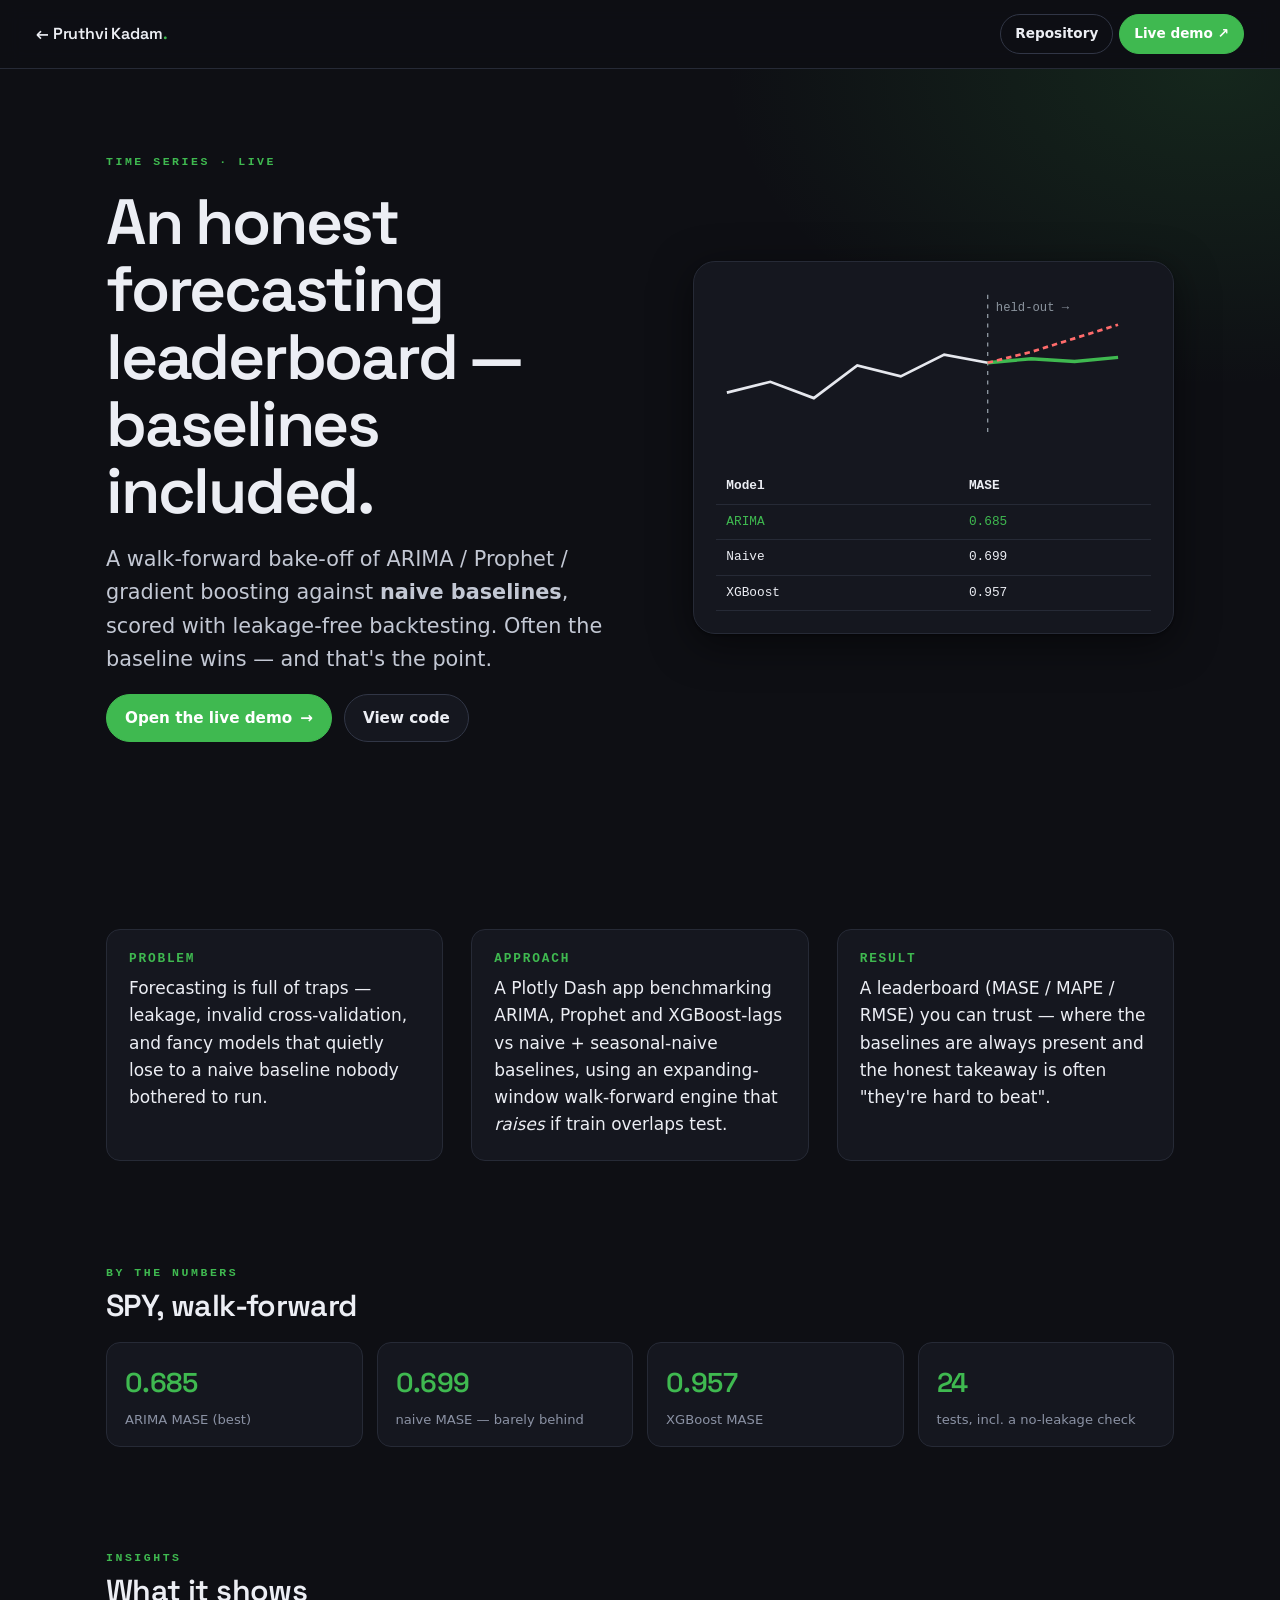
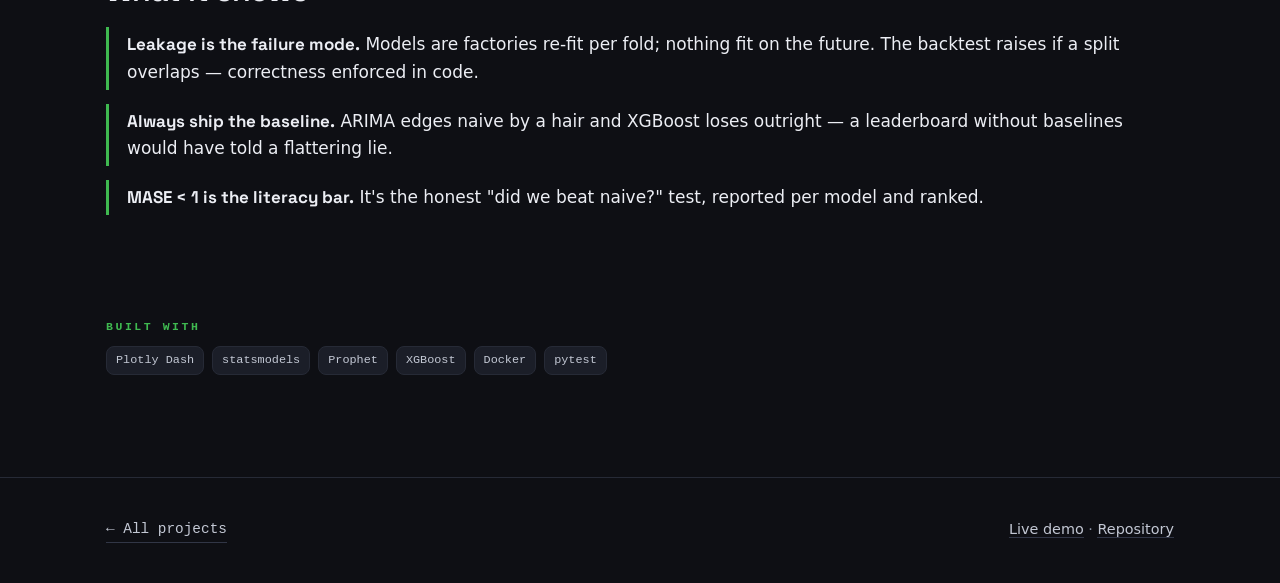
<file: p/forecast-studio.html>
<!DOCTYPE html>
<html lang="en">

<head>
  <meta charset="UTF-8" />
  <meta name="viewport" content="width=device-width, initial-scale=1.0" />
  <meta name="description" content="Forecasting Studio — a walk-forward time-series bake-off with leakage-free backtesting where a naive baseline is hard to beat. By Pruthvi Kadam." />
  <title>Forecasting Studio — Pruthvi Kadam</title>
  <link rel="preconnect" href="https://fonts.googleapis.com" />
  <link rel="preconnect" href="https://fonts.gstatic.com" crossorigin />
  <link href="https://fonts.googleapis.com/css2?family=Space+Grotesk:wght@400;500;600;700&display=swap" rel="stylesheet" />
  <link rel="stylesheet" href="../styles.css" />
  <style>
    /* Archetype: DARK DATA — green, a forecast line chart + leaderboard motif. */
    body { --accent: #3fb950; }
    .split { display: grid; grid-template-columns: 1.05fr .95fr; gap: clamp(24px, 5vw, 56px); align-items: center; }
    .p-hero::before { content:""; position:absolute; inset:0; z-index:-1;
      background: radial-gradient(55% 60% at 95% 0, color-mix(in srgb, var(--accent) 14%, transparent), transparent 70%); }
    .panel { border:1px solid var(--line); border-radius: var(--r-lg); background: var(--surface); padding: 22px; box-shadow: var(--shadow); }
    .lead-tbl { width:100%; border-collapse:collapse; font-family: var(--mono); font-size:.8rem; margin-top:14px; }
    .lead-tbl th, .lead-tbl td { text-align:left; padding:7px 10px; border-bottom:1px solid var(--line); }
    .lead-tbl tr.win td { color: var(--accent); }
    @media (max-width: 820px) { .split { grid-template-columns: 1fr; } }
  </style>
</head>

<body class="theme-dark">
  <nav class="nav">
    <a class="brand" href="../index.html">← Pruthvi Kadam<span class="dot">.</span></a>
    <div class="nav-links">
      <a class="btn btn-ghost btn-sm" href="https://github.com/PruthviVKadam/forecast-studio" target="_blank" rel="noopener">Repository</a>
      <a class="btn btn-primary btn-sm" href="https://pk759-forecast-studio.hf.space" target="_blank" rel="noopener">Live demo ↗</a>
    </div>
  </nav>

  <header class="p-hero">
    <div class="container split">
      <div class="stack" style="--flow: 18px;">
        <p class="eyebrow">Time Series · Live</p>
        <h1 class="p-title">An honest forecasting leaderboard — baselines included.</h1>
        <p class="lead">A walk-forward bake-off of ARIMA / Prophet / gradient boosting against <strong>naive baselines</strong>, scored with leakage-free backtesting. Often the baseline wins — and that's the point.</p>
        <div class="cta-row" style="display:flex; gap:12px; flex-wrap:wrap;">
          <a class="btn btn-primary" href="https://pk759-forecast-studio.hf.space" target="_blank" rel="noopener">Open the live demo <span class="arrow">→</span></a>
          <a class="btn" href="https://github.com/PruthviVKadam/forecast-studio" target="_blank" rel="noopener">View code</a>
        </div>
      </div>
      <div class="panel">
        <svg viewBox="0 0 320 120" width="100%" role="img" aria-label="Forecast vs actuals">
          <line x1="200" y1="8" x2="200" y2="112" stroke="#8b949e" stroke-dasharray="3 4"/>
          <polyline points="8,80 40,72 72,84 104,60 136,68 168,52 200,58" fill="none" stroke="#e6e8ee" stroke-width="2"/>
          <polyline points="200,58 232,55 264,57 296,54" fill="none" stroke="#3fb950" stroke-width="2.5"/>
          <polyline points="200,58 232,50 264,40 296,30" fill="none" stroke="#ff6b6b" stroke-width="2" stroke-dasharray="4 3"/>
          <text x="206" y="20" font-size="9" fill="#8b949e" font-family="monospace">held-out →</text>
        </svg>
        <table class="lead-tbl">
          <tr><th>Model</th><th>MASE</th></tr>
          <tr class="win"><td>ARIMA</td><td>0.685</td></tr>
          <tr><td>Naive</td><td>0.699</td></tr>
          <tr><td>XGBoost</td><td>0.957</td></tr>
        </table>
      </div>
    </div>
  </header>

  <main>
    <section class="section container">
      <div class="par">
        <div class="block"><h3>Problem</h3><p class="pdesc">Forecasting is full of traps — leakage, invalid cross-validation, and fancy models that quietly lose to a naive baseline nobody bothered to run.</p></div>
        <div class="block"><h3>Approach</h3><p class="pdesc">A Plotly Dash app benchmarking ARIMA, Prophet and XGBoost-lags vs naive + seasonal-naive baselines, using an expanding-window walk-forward engine that <em>raises</em> if train overlaps test.</p></div>
        <div class="block"><h3>Result</h3><p class="pdesc">A leaderboard (MASE / MAPE / RMSE) you can trust — where the baselines are always present and the honest takeaway is often "they're hard to beat".</p></div>
      </div>
    </section>

    <section class="section container" style="padding-top:0;">
      <p class="eyebrow">By the numbers</p>
      <h2 style="font-size:clamp(1.4rem,3vw,1.9rem); margin:8px 0 20px;">SPY, walk-forward</h2>
      <div class="metric-grid">
        <div class="metric"><div class="n">0.685</div><div class="l">ARIMA MASE (best)</div></div>
        <div class="metric"><div class="n">0.699</div><div class="l">naive MASE — barely behind</div></div>
        <div class="metric"><div class="n">0.957</div><div class="l">XGBoost MASE</div></div>
        <div class="metric"><div class="n">24</div><div class="l">tests, incl. a no-leakage check</div></div>
      </div>
    </section>

    <section class="section container" style="padding-top:0;">
      <p class="eyebrow">Insights</p>
      <h2 style="font-size:clamp(1.4rem,3vw,1.9rem); margin:8px 0 20px;">What it shows</h2>
      <div class="insights">
        <p class="insight"><b>Leakage is the failure mode.</b> Models are factories re-fit per fold; nothing fit on the future. The backtest raises if a split overlaps — correctness enforced in code.</p>
        <p class="insight"><b>Always ship the baseline.</b> ARIMA edges naive by a hair and XGBoost loses outright — a leaderboard without baselines would have told a flattering lie.</p>
        <p class="insight"><b>MASE &lt; 1 is the literacy bar.</b> It's the honest "did we beat naive?" test, reported per model and ranked.</p>
      </div>
    </section>

    <section class="section container" style="padding-top:0;">
      <p class="eyebrow">Built with</p>
      <div class="chips" style="margin-top:10px;">
        <span class="chip">Plotly Dash</span><span class="chip">statsmodels</span><span class="chip">Prophet</span>
        <span class="chip">XGBoost</span><span class="chip">Docker</span><span class="chip">pytest</span>
      </div>
    </section>
  </main>

  <footer class="foot">
    <div class="container" style="display:flex; justify-content:space-between; flex-wrap:wrap; gap:12px;">
      <a class="backlink" href="../index.html">← All projects</a>
      <span><a href="https://pk759-forecast-studio.hf.space" target="_blank" rel="noopener">Live demo</a> · <a href="https://github.com/PruthviVKadam/forecast-studio" target="_blank" rel="noopener">Repository</a></span>
    </div>
  </footer>
</body>

</html>
</file>
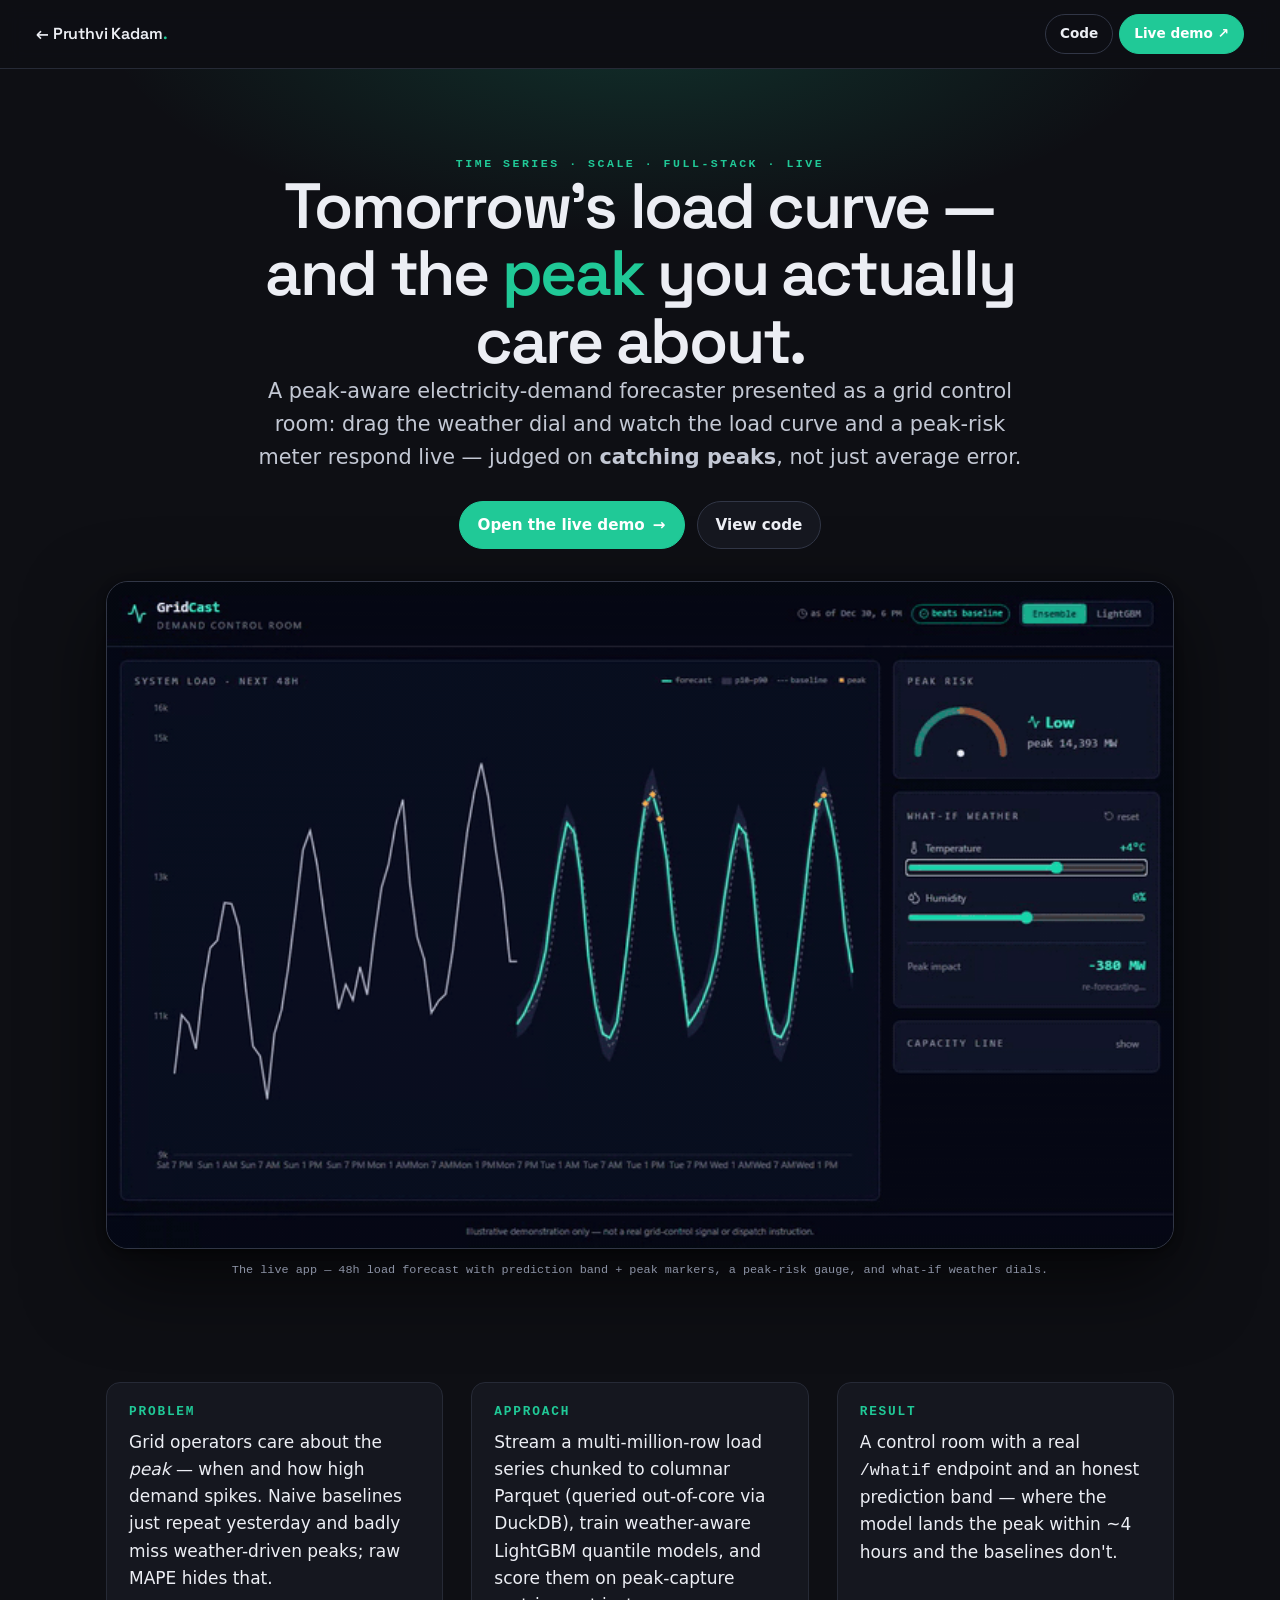
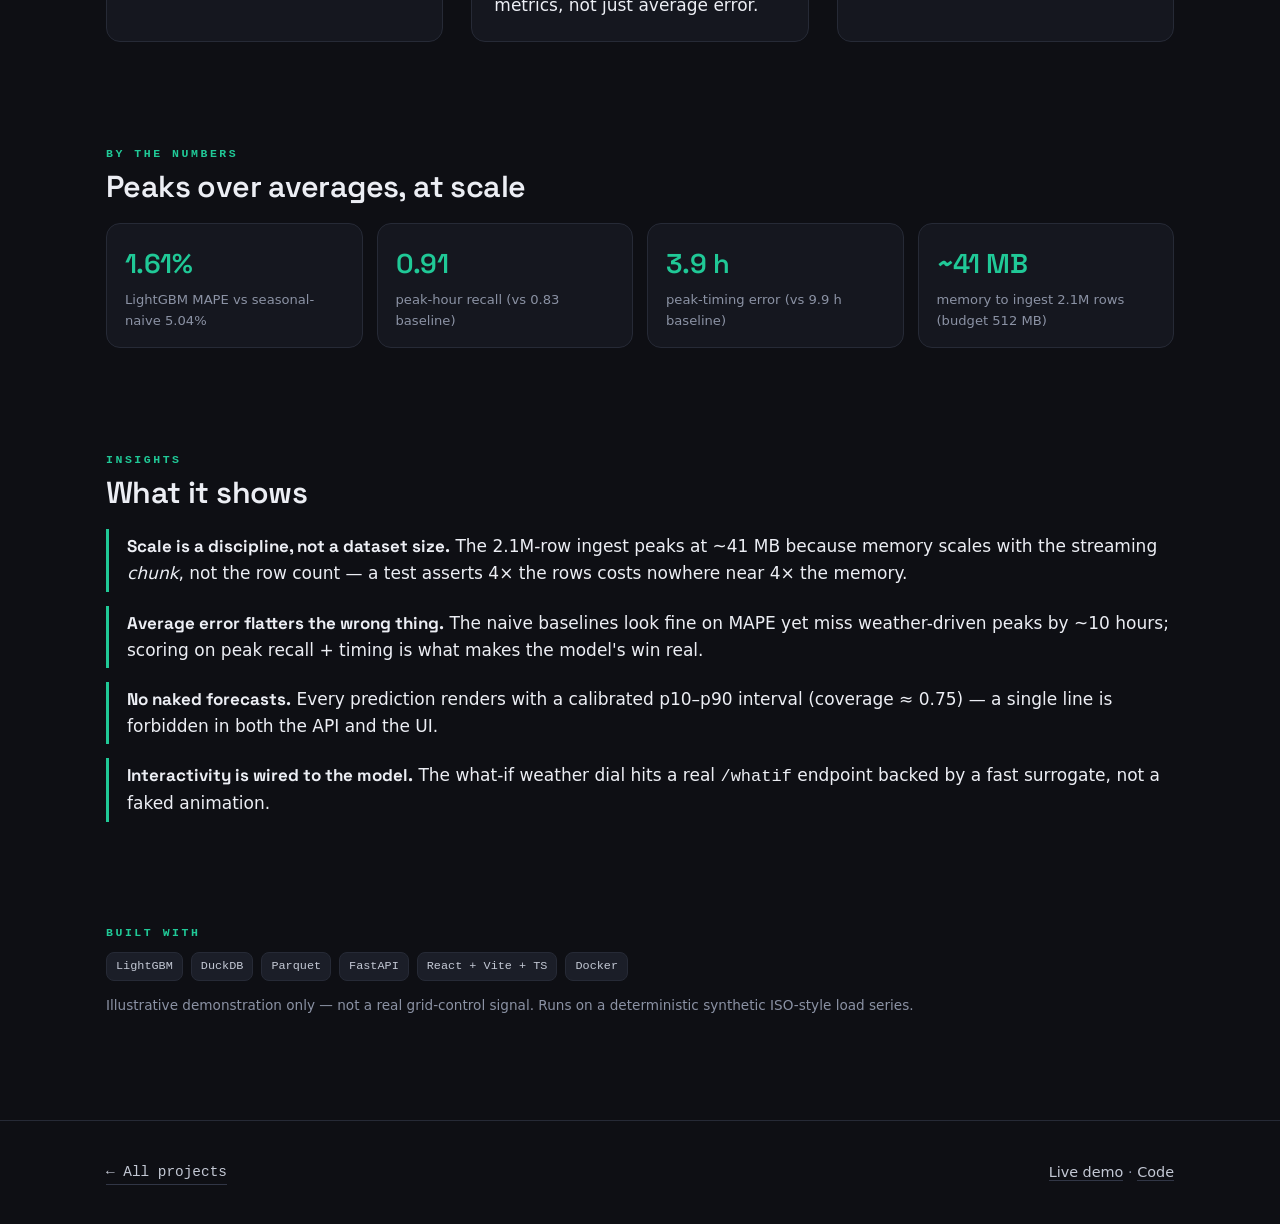
<file: p/gridcast.html>
<!DOCTYPE html>
<html lang="en">

<head>
  <meta charset="UTF-8" />
  <meta name="viewport" content="width=device-width, initial-scale=1.0" />
  <meta name="description" content="GridCast — peak-aware electricity-demand forecasting as a grid control room, with a live what-if weather dial. 2.1M-row streaming, LightGBM, full-stack React + FastAPI. By Pruthvi Kadam." />
  <title>GridCast — Pruthvi Kadam</title>
  <link rel="preconnect" href="https://fonts.googleapis.com" />
  <link rel="preconnect" href="https://fonts.gstatic.com" crossorigin />
  <link href="https://fonts.googleapis.com/css2?family=Space+Grotesk:wght@400;500;600;700&display=swap" rel="stylesheet" />
  <link rel="stylesheet" href="../styles.css" />
  <style>
    /* Archetype: CONTROL ROOM — dark, teal accent; real product screenshot as the hero. */
    body { --accent: #20c997; }
    .p-hero { text-align: center; padding-block: clamp(40px, 7vw, 86px) clamp(20px,3vw,32px); }
    .p-hero::before { content:""; position:absolute; inset:0; z-index:-1;
      background: radial-gradient(60% 60% at 50% -10%, color-mix(in srgb, var(--accent) 18%, transparent), transparent 70%); }
    .p-hero .lead { margin-inline:auto; }
    .cta-row { display:flex; gap:12px; justify-content:center; flex-wrap:wrap; margin-top:26px; }
    .shot { margin: 0 auto; max-width: 1100px; }
    .shot img { width:100%; border:1px solid var(--line-2); border-radius: var(--r-lg); box-shadow: var(--shadow-lg); display:block; }
    .shot figcaption { font-family: var(--mono); font-size:.74rem; color: var(--muted); text-align:center; margin-top:12px; }
  </style>
</head>

<body class="theme-dark">
  <nav class="nav">
    <a class="brand" href="../index.html">← Pruthvi Kadam<span class="dot">.</span></a>
    <div class="nav-links">
      <a class="btn btn-ghost btn-sm" href="https://huggingface.co/spaces/pruthvikadam/gridcast/tree/main" target="_blank" rel="noopener">Code</a>
      <a class="btn btn-primary btn-sm" href="https://pruthvikadam-gridcast.hf.space" target="_blank" rel="noopener">Live demo ↗</a>
    </div>
  </nav>

  <header class="p-hero">
    <div class="container">
      <p class="eyebrow">Time Series · Scale · Full-stack · Live</p>
      <h1 class="p-title" style="max-width:20ch; margin-inline:auto;">Tomorrow's load curve — and the <span style="color:var(--accent)">peak</span> you actually care about.</h1>
      <p class="lead">A peak-aware electricity-demand forecaster presented as a grid control room: drag the weather dial and watch the load curve and a peak-risk meter respond live — judged on <strong>catching peaks</strong>, not just average error.</p>
      <div class="cta-row">
        <a class="btn btn-primary" href="https://pruthvikadam-gridcast.hf.space" target="_blank" rel="noopener">Open the live demo <span class="arrow">→</span></a>
        <a class="btn" href="https://huggingface.co/spaces/pruthvikadam/gridcast/tree/main" target="_blank" rel="noopener">View code</a>
      </div>
    </div>
  </header>

  <section class="section container" style="padding-top:0;">
    <figure class="shot">
      <img src="../assets/gridcast.gif" data-gif data-poster="../assets/gridcast.png" alt="GridCast UI: a 48h system-load forecast with a p10–p90 band and peak markers, a peak-risk gauge, and live what-if weather dials" loading="lazy" />
      <figcaption>The live app — 48h load forecast with prediction band + peak markers, a peak-risk gauge, and what-if weather dials.</figcaption>
    </figure>
  </section>

  <main>
    <section class="section container" style="padding-top:0;">
      <div class="par">
        <div class="block"><h3>Problem</h3><p class="pdesc">Grid operators care about the <em>peak</em> — when and how high demand spikes. Naive baselines just repeat yesterday and badly miss weather-driven peaks; raw MAPE hides that.</p></div>
        <div class="block"><h3>Approach</h3><p class="pdesc">Stream a multi-million-row load series chunked to columnar Parquet (queried out-of-core via DuckDB), train weather-aware LightGBM quantile models, and score them on peak-capture metrics, not just average error.</p></div>
        <div class="block"><h3>Result</h3><p class="pdesc">A control room with a real <code>/whatif</code> endpoint and an honest prediction band — where the model lands the peak within ~4 hours and the baselines don't.</p></div>
      </div>
    </section>

    <section class="section container" style="padding-top:0;">
      <p class="eyebrow">By the numbers</p>
      <h2 style="font-size:clamp(1.4rem,3vw,1.9rem); margin:8px 0 20px;">Peaks over averages, at scale</h2>
      <div class="metric-grid">
        <div class="metric"><div class="n">1.61%</div><div class="l">LightGBM MAPE vs seasonal-naive 5.04%</div></div>
        <div class="metric"><div class="n">0.91</div><div class="l">peak-hour recall (vs 0.83 baseline)</div></div>
        <div class="metric"><div class="n">3.9 h</div><div class="l">peak-timing error (vs 9.9 h baseline)</div></div>
        <div class="metric"><div class="n">~41 MB</div><div class="l">memory to ingest 2.1M rows (budget 512 MB)</div></div>
      </div>
    </section>

    <section class="section container" style="padding-top:0;">
      <p class="eyebrow">Insights</p>
      <h2 style="font-size:clamp(1.4rem,3vw,1.9rem); margin:8px 0 20px;">What it shows</h2>
      <div class="insights">
        <p class="insight"><b>Scale is a discipline, not a dataset size.</b> The 2.1M-row ingest peaks at ~41 MB because memory scales with the streaming <em>chunk</em>, not the row count — a test asserts 4× the rows costs nowhere near 4× the memory.</p>
        <p class="insight"><b>Average error flatters the wrong thing.</b> The naive baselines look fine on MAPE yet miss weather-driven peaks by ~10 hours; scoring on peak recall + timing is what makes the model's win real.</p>
        <p class="insight"><b>No naked forecasts.</b> Every prediction renders with a calibrated p10–p90 interval (coverage ≈ 0.75) — a single line is forbidden in both the API and the UI.</p>
        <p class="insight"><b>Interactivity is wired to the model.</b> The what-if weather dial hits a real <code>/whatif</code> endpoint backed by a fast surrogate, not a faked animation.</p>
      </div>
    </section>

    <section class="section container" style="padding-top:0;">
      <p class="eyebrow">Built with</p>
      <div class="chips" style="margin-top:10px;">
        <span class="chip">LightGBM</span><span class="chip">DuckDB</span><span class="chip">Parquet</span>
        <span class="chip">FastAPI</span><span class="chip">React + Vite + TS</span><span class="chip">Docker</span>
      </div>
      <p class="muted" style="margin-top:14px; font-size:.85rem;">Illustrative demonstration only — not a real grid-control signal. Runs on a deterministic synthetic ISO-style load series.</p>
    </section>
  </main>

  <footer class="foot">
    <div class="container" style="display:flex; justify-content:space-between; flex-wrap:wrap; gap:12px;">
      <a class="backlink" href="../index.html">← All projects</a>
      <span><a href="https://pruthvikadam-gridcast.hf.space" target="_blank" rel="noopener">Live demo</a> · <a href="https://huggingface.co/spaces/pruthvikadam/gridcast/tree/main" target="_blank" rel="noopener">Code</a></span>
    </div>
  </footer>
  <script>if(matchMedia("(prefers-reduced-motion: reduce)").matches)document.querySelectorAll("img[data-gif]").forEach(i=>{i.src=i.dataset.poster;});</script>
</body>

</html>
</file>
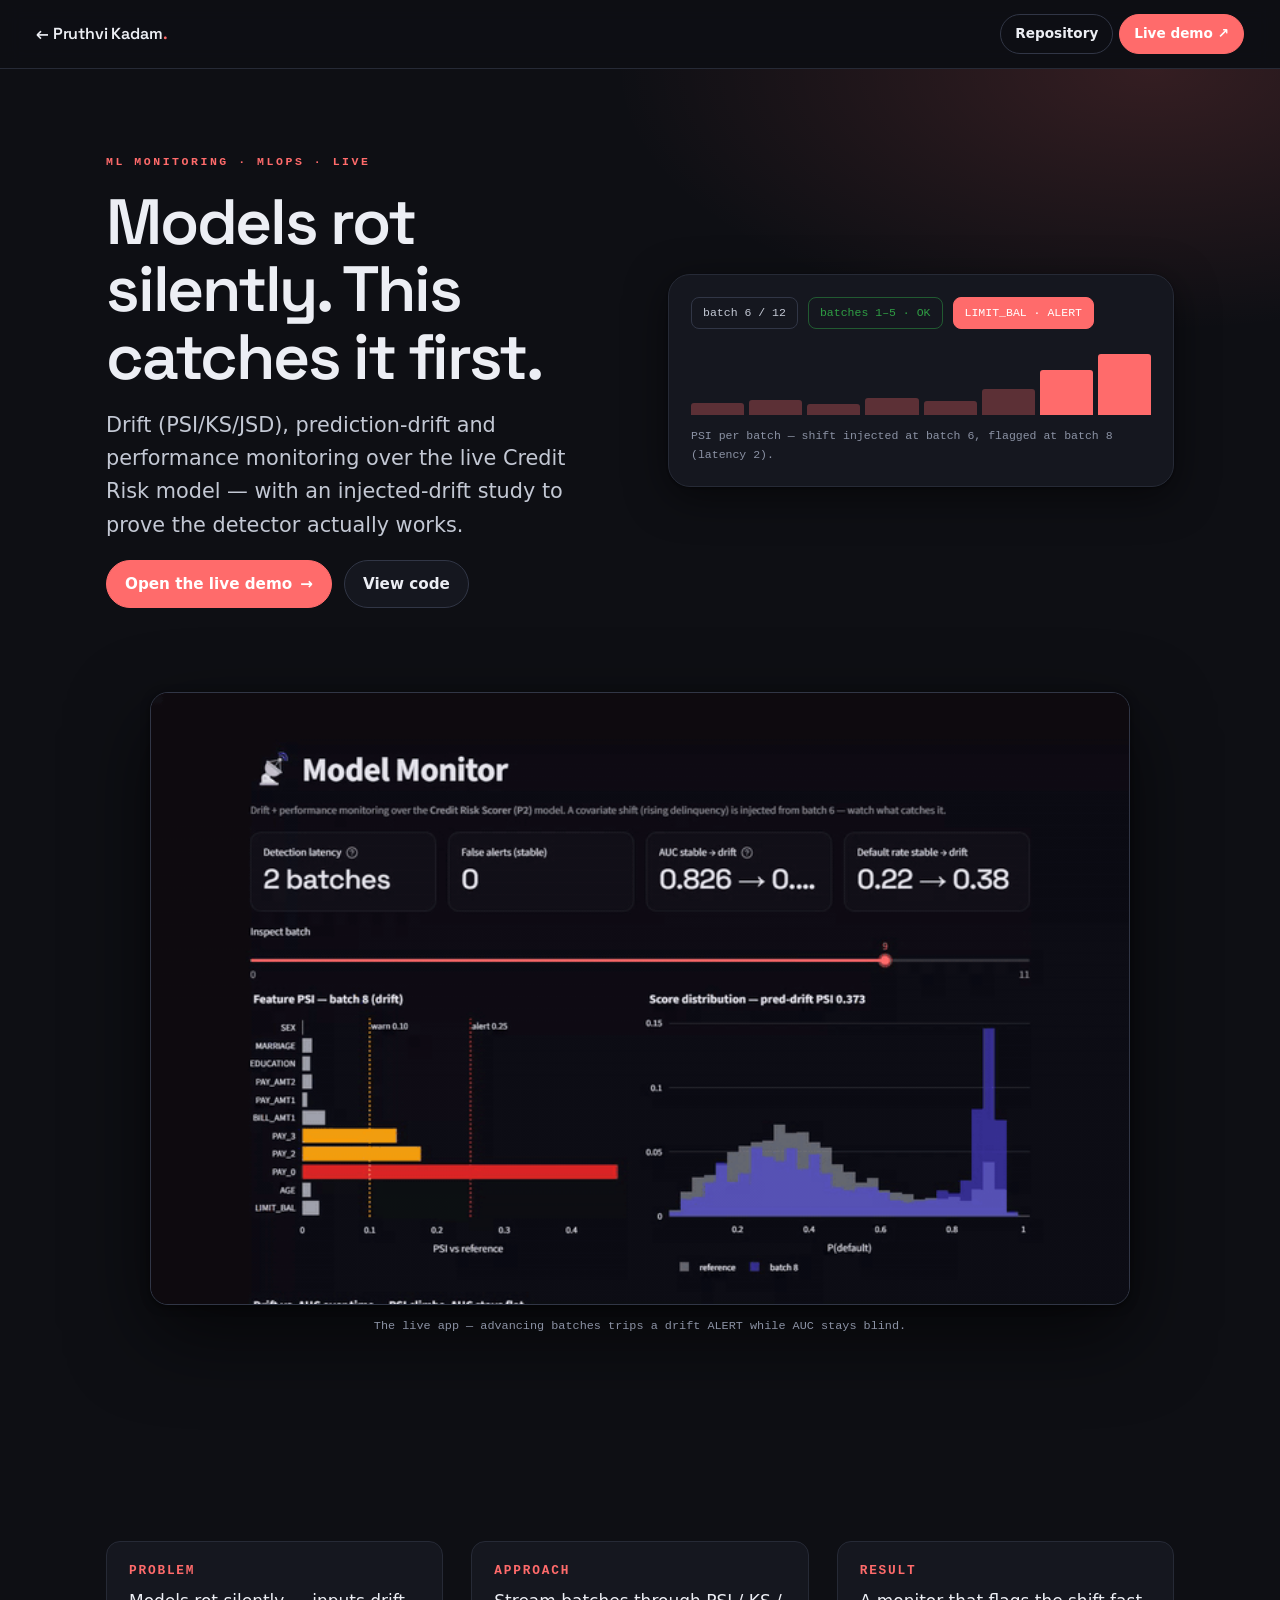
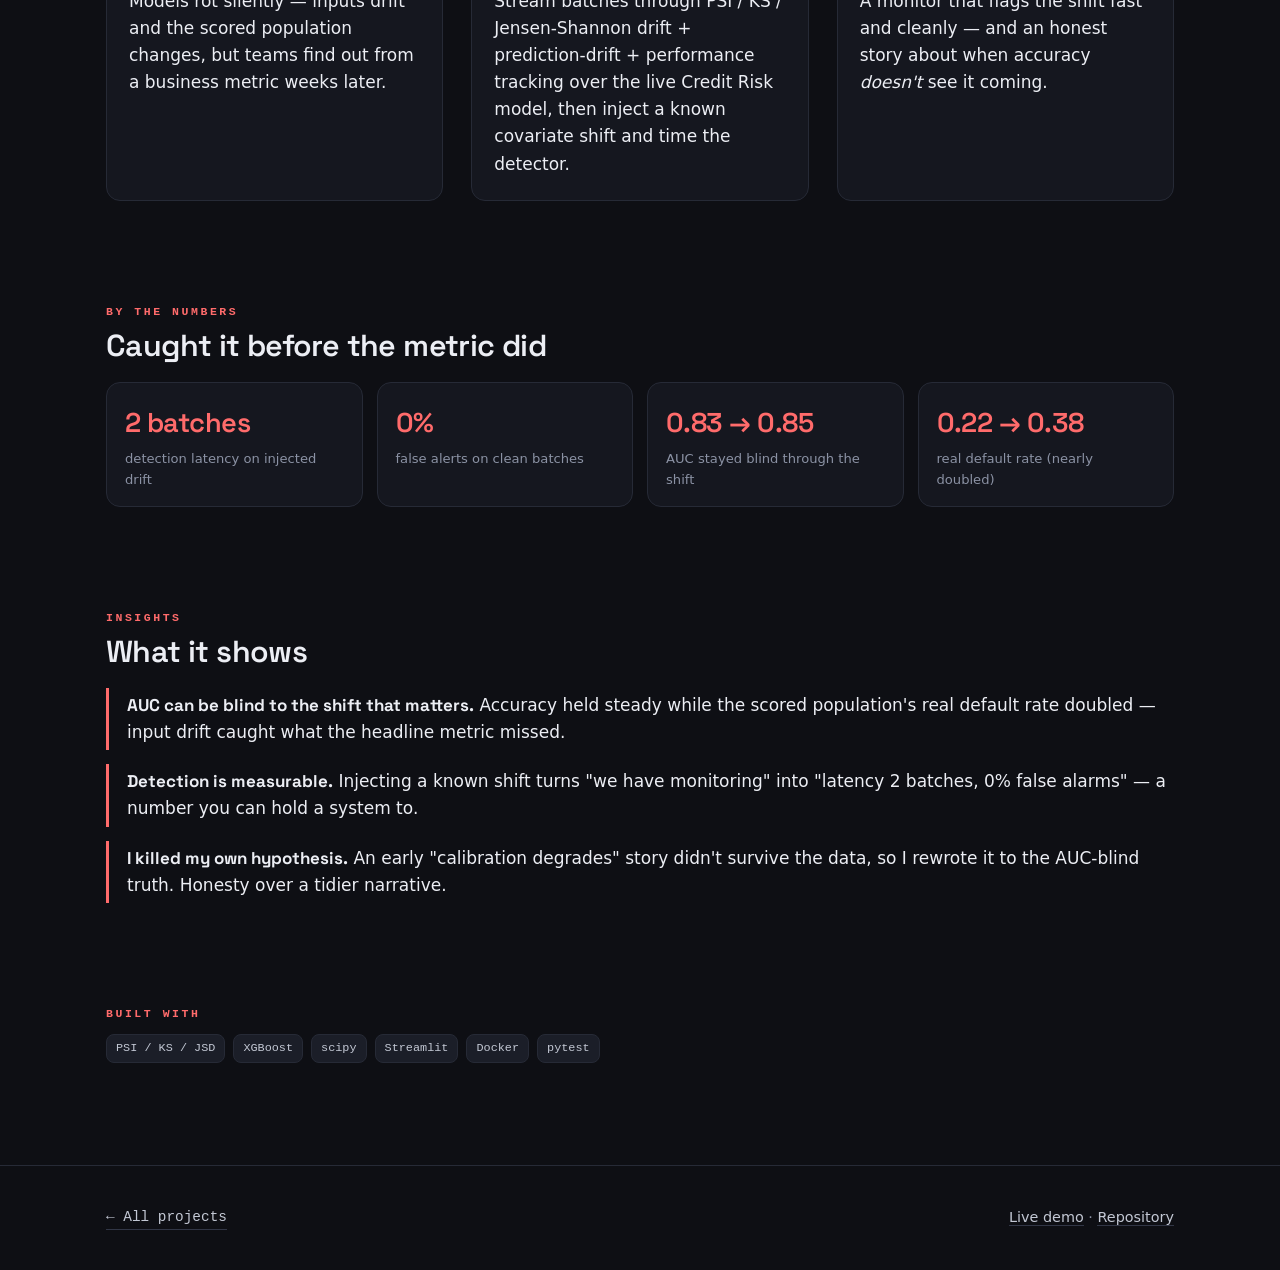
<file: p/model-monitor.html>
<!DOCTYPE html>
<html lang="en">

<head>
  <meta charset="UTF-8" />
  <meta name="viewport" content="width=device-width, initial-scale=1.0" />
  <meta name="description" content="Model Monitor — drift (PSI/KS/JSD) + prediction-drift + performance monitoring that caught an injected covariate shift in 2 batches. By Pruthvi Kadam." />
  <title>Model Monitor — Pruthvi Kadam</title>
  <link rel="preconnect" href="https://fonts.googleapis.com" />
  <link rel="preconnect" href="https://fonts.gstatic.com" crossorigin />
  <link href="https://fonts.googleapis.com/css2?family=Space+Grotesk:wght@400;500;600;700&display=swap" rel="stylesheet" />
  <link rel="stylesheet" href="../styles.css" />
  <style>
    /* Archetype: DARK DASHBOARD — alert red, a status strip + drift timeline. */
    body { --accent: #ff6b6b; }
    .split { display: grid; grid-template-columns: 1fr 1fr; gap: clamp(24px, 5vw, 56px); align-items: center; }
    .p-hero::before { content:""; position:absolute; inset:0; z-index:-1;
      background: radial-gradient(60% 60% at 90% 0, color-mix(in srgb, var(--accent) 16%, transparent), transparent 70%); }
    .panel { border:1px solid var(--line); border-radius: var(--r-lg); background: var(--surface); padding: 22px; box-shadow: var(--shadow); }
    .strip { display:flex; gap:10px; flex-wrap:wrap; }
    .badge2 { font-family: var(--mono); font-size:.72rem; padding:6px 11px; border-radius:8px; border:1px solid var(--line-2); color:var(--ink-2); }
    .badge2.alert { color:#fff; background: var(--accent); border-color: var(--accent); }
    .badge2.ok { color:#2f9e44; border-color: color-mix(in srgb,#2f9e44 50%, transparent); }
    .spark { display:flex; align-items:flex-end; gap:5px; height:70px; margin-top:16px; }
    .spark i { flex:1; background: color-mix(in srgb, var(--accent) 30%, transparent); border-radius:3px 3px 0 0; }
    .spark i.hot { background: var(--accent); }
    @media (max-width: 820px) { .split { grid-template-columns: 1fr; } }
  </style>
</head>

<body class="theme-dark">
  <nav class="nav">
    <a class="brand" href="../index.html">← Pruthvi Kadam<span class="dot">.</span></a>
    <div class="nav-links">
      <a class="btn btn-ghost btn-sm" href="https://github.com/PruthviVKadam/model-monitor" target="_blank" rel="noopener">Repository</a>
      <a class="btn btn-primary btn-sm" href="https://PruthviVKadam-model-monitor.hf.space" target="_blank" rel="noopener">Live demo ↗</a>
    </div>
  </nav>

  <header class="p-hero">
    <div class="container split">
      <div class="stack" style="--flow: 18px;">
        <p class="eyebrow">ML Monitoring · MLOps · Live</p>
        <h1 class="p-title">Models rot silently. This catches it first.</h1>
        <p class="lead">Drift (PSI/KS/JSD), prediction-drift and performance monitoring over the live Credit Risk model — with an injected-drift study to prove the detector actually works.</p>
        <div class="cta-row" style="display:flex; gap:12px; flex-wrap:wrap;">
          <a class="btn btn-primary" href="https://PruthviVKadam-model-monitor.hf.space" target="_blank" rel="noopener">Open the live demo <span class="arrow">→</span></a>
          <a class="btn" href="https://github.com/PruthviVKadam/model-monitor" target="_blank" rel="noopener">View code</a>
        </div>
      </div>
      <div class="panel">
        <div class="strip">
          <span class="badge2">batch 6 / 12</span>
          <span class="badge2 ok">batches 1–5 · OK</span>
          <span class="badge2 alert">LIMIT_BAL · ALERT</span>
        </div>
        <div class="spark" aria-hidden="true">
          <i style="height:18%"></i><i style="height:22%"></i><i style="height:16%"></i><i style="height:24%"></i>
          <i style="height:20%"></i><i style="height:38%"></i><i class="hot" style="height:64%"></i><i class="hot" style="height:88%"></i>
        </div>
        <p style="font-family:var(--mono); font-size:.72rem; color:var(--muted); margin-top:12px;">PSI per batch — shift injected at batch 6, flagged at batch 8 (latency 2).</p>
      </div>
    </div>
  </header>

  <section class="section container" style="padding-top:0;">
    <figure style="margin:0 auto; max-width:980px;">
      <img src="../assets/model-monitor.gif" data-gif data-poster="../assets/model-monitor-poster.png"
           alt="Advancing through batches lights up a drift ALERT as a feature's distribution shifts"
           loading="lazy"
           style="width:100%; border:1px solid var(--line-2); border-radius:18px; box-shadow:var(--shadow-lg); display:block;" />
      <figcaption style="font-family:var(--mono); font-size:.74rem; color:var(--muted); text-align:center; margin-top:12px;">
        The live app — advancing batches trips a drift ALERT while AUC stays blind.
      </figcaption>
    </figure>
  </section>

  <main>
    <section class="section container">
      <div class="par">
        <div class="block"><h3>Problem</h3><p class="pdesc">Models rot silently — inputs drift and the scored population changes, but teams find out from a business metric weeks later.</p></div>
        <div class="block"><h3>Approach</h3><p class="pdesc">Stream batches through PSI / KS / Jensen-Shannon drift + prediction-drift + performance tracking over the live Credit Risk model, then inject a known covariate shift and time the detector.</p></div>
        <div class="block"><h3>Result</h3><p class="pdesc">A monitor that flags the shift fast and cleanly — and an honest story about when accuracy <em>doesn't</em> see it coming.</p></div>
      </div>
    </section>

    <section class="section container" style="padding-top:0;">
      <p class="eyebrow">By the numbers</p>
      <h2 style="font-size:clamp(1.4rem,3vw,1.9rem); margin:8px 0 20px;">Caught it before the metric did</h2>
      <div class="metric-grid">
        <div class="metric"><div class="n">2 batches</div><div class="l">detection latency on injected drift</div></div>
        <div class="metric"><div class="n">0%</div><div class="l">false alerts on clean batches</div></div>
        <div class="metric"><div class="n">0.83 → 0.85</div><div class="l">AUC stayed blind through the shift</div></div>
        <div class="metric"><div class="n">0.22 → 0.38</div><div class="l">real default rate (nearly doubled)</div></div>
      </div>
    </section>

    <section class="section container" style="padding-top:0;">
      <p class="eyebrow">Insights</p>
      <h2 style="font-size:clamp(1.4rem,3vw,1.9rem); margin:8px 0 20px;">What it shows</h2>
      <div class="insights">
        <p class="insight"><b>AUC can be blind to the shift that matters.</b> Accuracy held steady while the scored population's real default rate doubled — input drift caught what the headline metric missed.</p>
        <p class="insight"><b>Detection is measurable.</b> Injecting a known shift turns "we have monitoring" into "latency 2 batches, 0% false alarms" — a number you can hold a system to.</p>
        <p class="insight"><b>I killed my own hypothesis.</b> An early "calibration degrades" story didn't survive the data, so I rewrote it to the AUC-blind truth. Honesty over a tidier narrative.</p>
      </div>
    </section>

    <section class="section container" style="padding-top:0;">
      <p class="eyebrow">Built with</p>
      <div class="chips" style="margin-top:10px;">
        <span class="chip">PSI / KS / JSD</span><span class="chip">XGBoost</span><span class="chip">scipy</span>
        <span class="chip">Streamlit</span><span class="chip">Docker</span><span class="chip">pytest</span>
      </div>
    </section>
  </main>

  <footer class="foot">
    <div class="container" style="display:flex; justify-content:space-between; flex-wrap:wrap; gap:12px;">
      <a class="backlink" href="../index.html">← All projects</a>
      <span><a href="https://PruthviVKadam-model-monitor.hf.space" target="_blank" rel="noopener">Live demo</a> · <a href="https://github.com/PruthviVKadam/model-monitor" target="_blank" rel="noopener">Repository</a></span>
    </div>
  </footer>
  <script>if(matchMedia("(prefers-reduced-motion: reduce)").matches)document.querySelectorAll("img[data-gif]").forEach(i=>{i.src=i.dataset.poster;});</script>
</body>

</html>
</file>
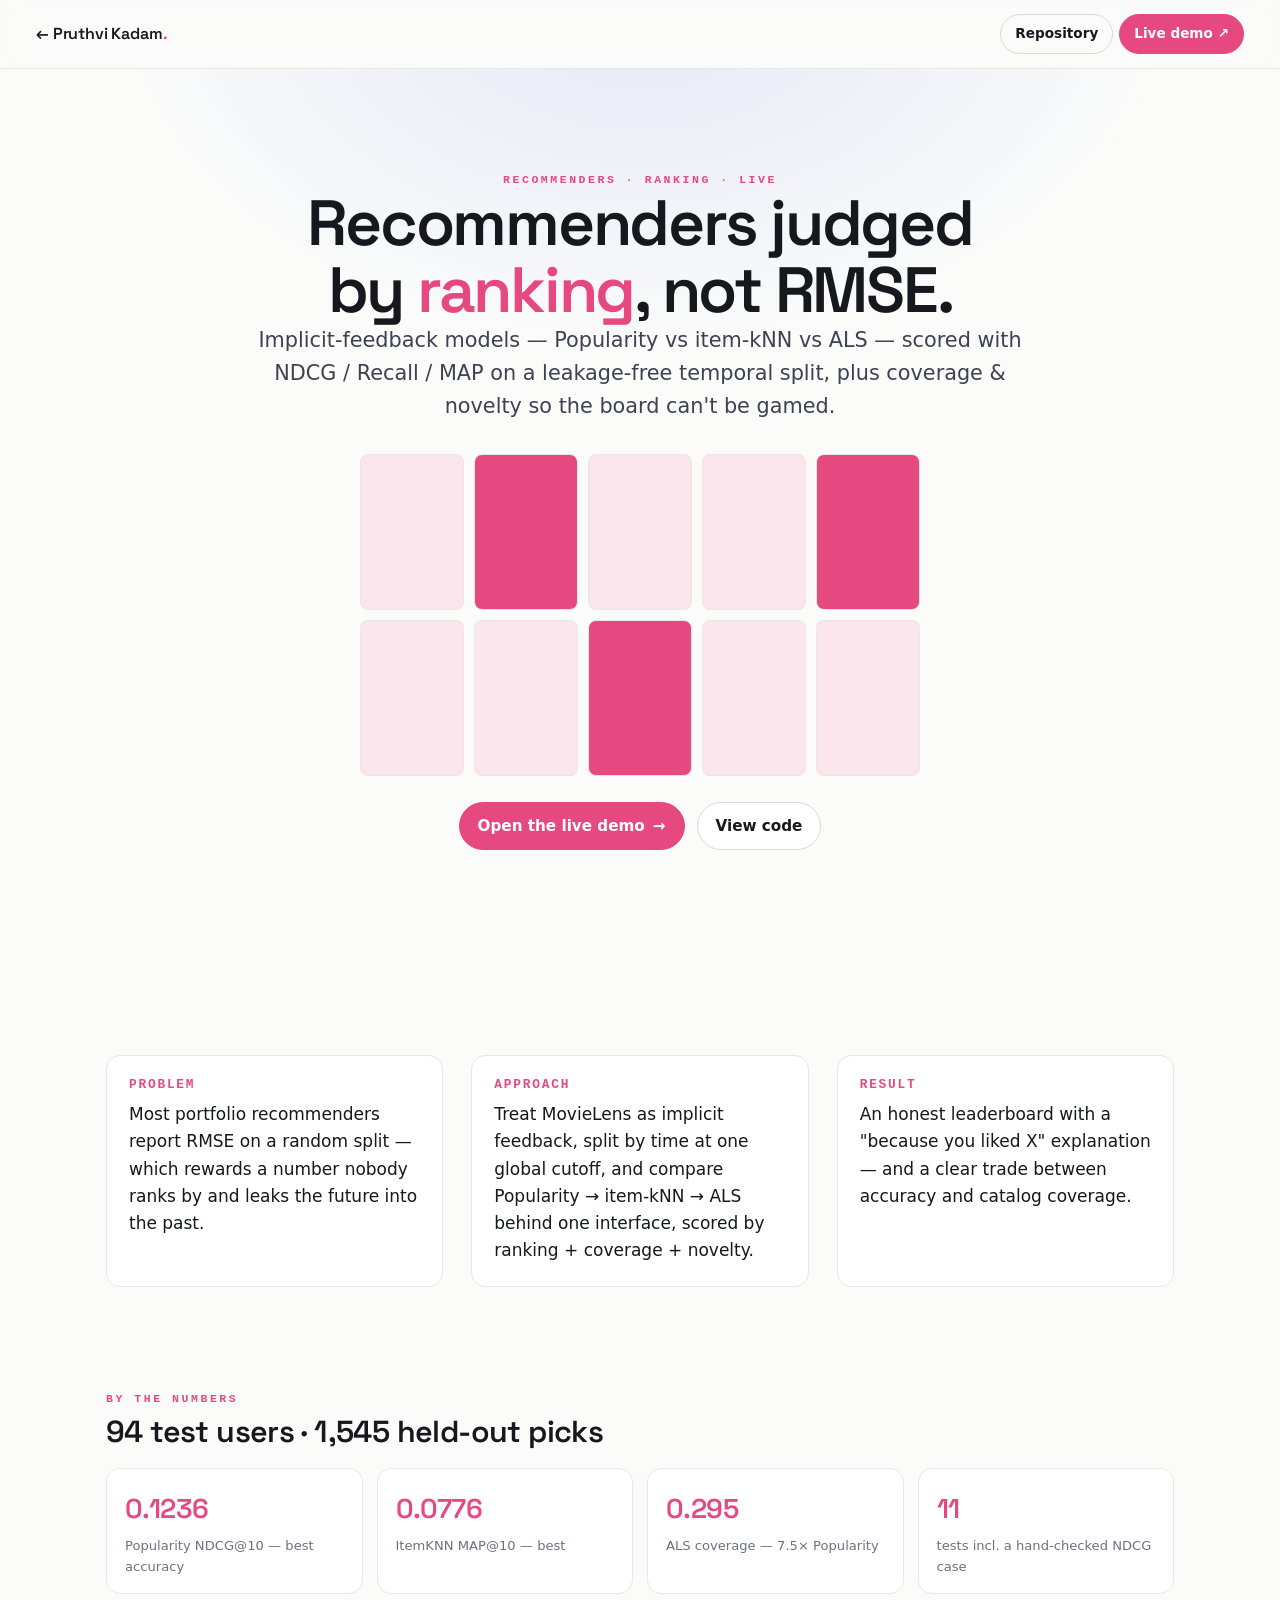
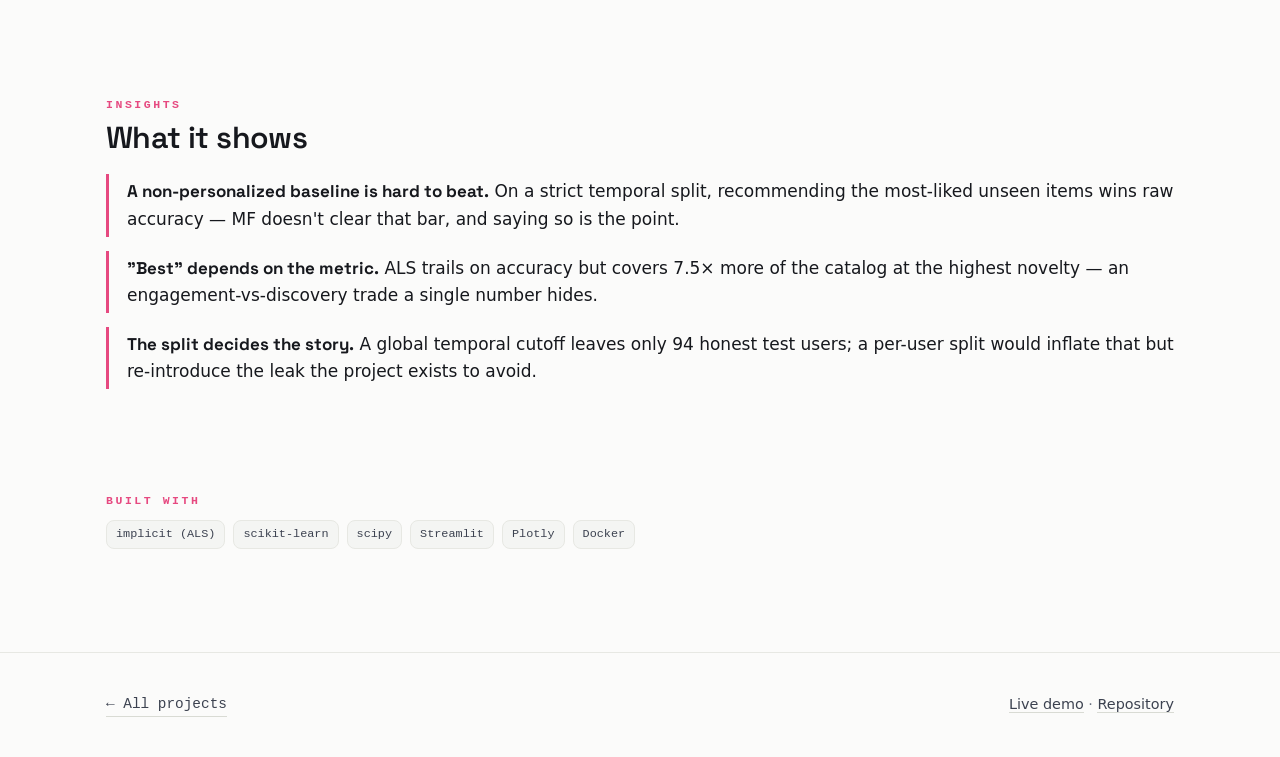
<file: p/recsys-studio.html>
<!DOCTYPE html>
<html lang="en">

<head>
  <meta charset="UTF-8" />
  <meta name="viewport" content="width=device-width, initial-scale=1.0" />
  <meta name="description" content="Recsys Studio — implicit-feedback recommenders judged by ranking (NDCG/Recall/MAP) on a leakage-free temporal split. By Pruthvi Kadam." />
  <title>Recsys Studio — Pruthvi Kadam</title>
  <link rel="preconnect" href="https://fonts.googleapis.com" />
  <link rel="preconnect" href="https://fonts.gstatic.com" crossorigin />
  <link href="https://fonts.googleapis.com/css2?family=Space+Grotesk:wght@400;500;600;700&display=swap" rel="stylesheet" />
  <link rel="stylesheet" href="../styles.css" />
  <style>
    /* Archetype: POSTER + GRID — pink, a grid-of-recommendations motif. */
    body { --accent: #e64980; }
    .p-hero { text-align:center; padding-block: clamp(46px,8vw,104px); }
    .p-hero::before { content:""; position:absolute; inset:0; z-index:-1;
      background: radial-gradient(60% 60% at 50% -10%, var(--accent-soft), transparent 70%); }
    .p-hero .lead { margin-inline:auto; }
    .cta-row { display:flex; gap:12px; justify-content:center; flex-wrap:wrap; margin-top:26px; }
    .rgrid { display:grid; grid-template-columns: repeat(5, 1fr); gap:10px; max-width:560px; margin: 30px auto 0; }
    .rgrid i { aspect-ratio: 2/3; border-radius:8px; background: color-mix(in srgb, var(--accent) 14%, var(--surface)); border:1px solid var(--line); }
    .rgrid i.hit { background: var(--accent); }
    @media (max-width:560px){ .rgrid{ grid-template-columns:repeat(5,1fr);} }
  </style>
</head>

<body>
  <nav class="nav">
    <a class="brand" href="../index.html">← Pruthvi Kadam<span class="dot">.</span></a>
    <div class="nav-links">
      <a class="btn btn-ghost btn-sm" href="https://github.com/PruthviVKadam/recsys-studio" target="_blank" rel="noopener">Repository</a>
      <a class="btn btn-primary btn-sm" href="https://pk759-recsys-studio.hf.space" target="_blank" rel="noopener">Live demo ↗</a>
    </div>
  </nav>

  <header class="p-hero">
    <div class="container">
      <p class="eyebrow">Recommenders · Ranking · Live</p>
      <h1 class="p-title" style="max-width:18ch; margin-inline:auto;">Recommenders judged by <span style="color:var(--accent)">ranking</span>, not RMSE.</h1>
      <p class="lead">Implicit-feedback models — Popularity vs item-kNN vs ALS — scored with NDCG / Recall / MAP on a leakage-free temporal split, plus coverage &amp; novelty so the board can't be gamed.</p>
      <div class="rgrid" aria-hidden="true">
        <i></i><i class="hit"></i><i></i><i></i><i class="hit"></i>
        <i></i><i></i><i class="hit"></i><i></i><i></i>
      </div>
      <div class="cta-row">
        <a class="btn btn-primary" href="https://pk759-recsys-studio.hf.space" target="_blank" rel="noopener">Open the live demo <span class="arrow">→</span></a>
        <a class="btn" href="https://github.com/PruthviVKadam/recsys-studio" target="_blank" rel="noopener">View code</a>
      </div>
    </div>
  </header>

  <main>
    <section class="section container">
      <div class="par">
        <div class="block"><h3>Problem</h3><p class="pdesc">Most portfolio recommenders report RMSE on a random split — which rewards a number nobody ranks by and leaks the future into the past.</p></div>
        <div class="block"><h3>Approach</h3><p class="pdesc">Treat MovieLens as implicit feedback, split by time at one global cutoff, and compare Popularity → item-kNN → ALS behind one interface, scored by ranking + coverage + novelty.</p></div>
        <div class="block"><h3>Result</h3><p class="pdesc">An honest leaderboard with a "because you liked X" explanation — and a clear trade between accuracy and catalog coverage.</p></div>
      </div>
    </section>

    <section class="section container" style="padding-top:0;">
      <p class="eyebrow">By the numbers</p>
      <h2 style="font-size:clamp(1.4rem,3vw,1.9rem); margin:8px 0 20px;">94 test users · 1,545 held-out picks</h2>
      <div class="metric-grid">
        <div class="metric"><div class="n">0.1236</div><div class="l">Popularity NDCG@10 — best accuracy</div></div>
        <div class="metric"><div class="n">0.0776</div><div class="l">ItemKNN MAP@10 — best</div></div>
        <div class="metric"><div class="n">0.295</div><div class="l">ALS coverage — 7.5× Popularity</div></div>
        <div class="metric"><div class="n">11</div><div class="l">tests incl. a hand-checked NDCG case</div></div>
      </div>
    </section>

    <section class="section container" style="padding-top:0;">
      <p class="eyebrow">Insights</p>
      <h2 style="font-size:clamp(1.4rem,3vw,1.9rem); margin:8px 0 20px;">What it shows</h2>
      <div class="insights">
        <p class="insight"><b>A non-personalized baseline is hard to beat.</b> On a strict temporal split, recommending the most-liked unseen items wins raw accuracy — MF doesn't clear that bar, and saying so is the point.</p>
        <p class="insight"><b>"Best" depends on the metric.</b> ALS trails on accuracy but covers 7.5× more of the catalog at the highest novelty — an engagement-vs-discovery trade a single number hides.</p>
        <p class="insight"><b>The split decides the story.</b> A global temporal cutoff leaves only 94 honest test users; a per-user split would inflate that but re-introduce the leak the project exists to avoid.</p>
      </div>
    </section>

    <section class="section container" style="padding-top:0;">
      <p class="eyebrow">Built with</p>
      <div class="chips" style="margin-top:10px;">
        <span class="chip">implicit (ALS)</span><span class="chip">scikit-learn</span><span class="chip">scipy</span>
        <span class="chip">Streamlit</span><span class="chip">Plotly</span><span class="chip">Docker</span>
      </div>
    </section>
  </main>

  <footer class="foot">
    <div class="container" style="display:flex; justify-content:space-between; flex-wrap:wrap; gap:12px;">
      <a class="backlink" href="../index.html">← All projects</a>
      <span><a href="https://pk759-recsys-studio.hf.space" target="_blank" rel="noopener">Live demo</a> · <a href="https://github.com/PruthviVKadam/recsys-studio" target="_blank" rel="noopener">Repository</a></span>
    </div>
  </footer>
</body>

</html>
</file>
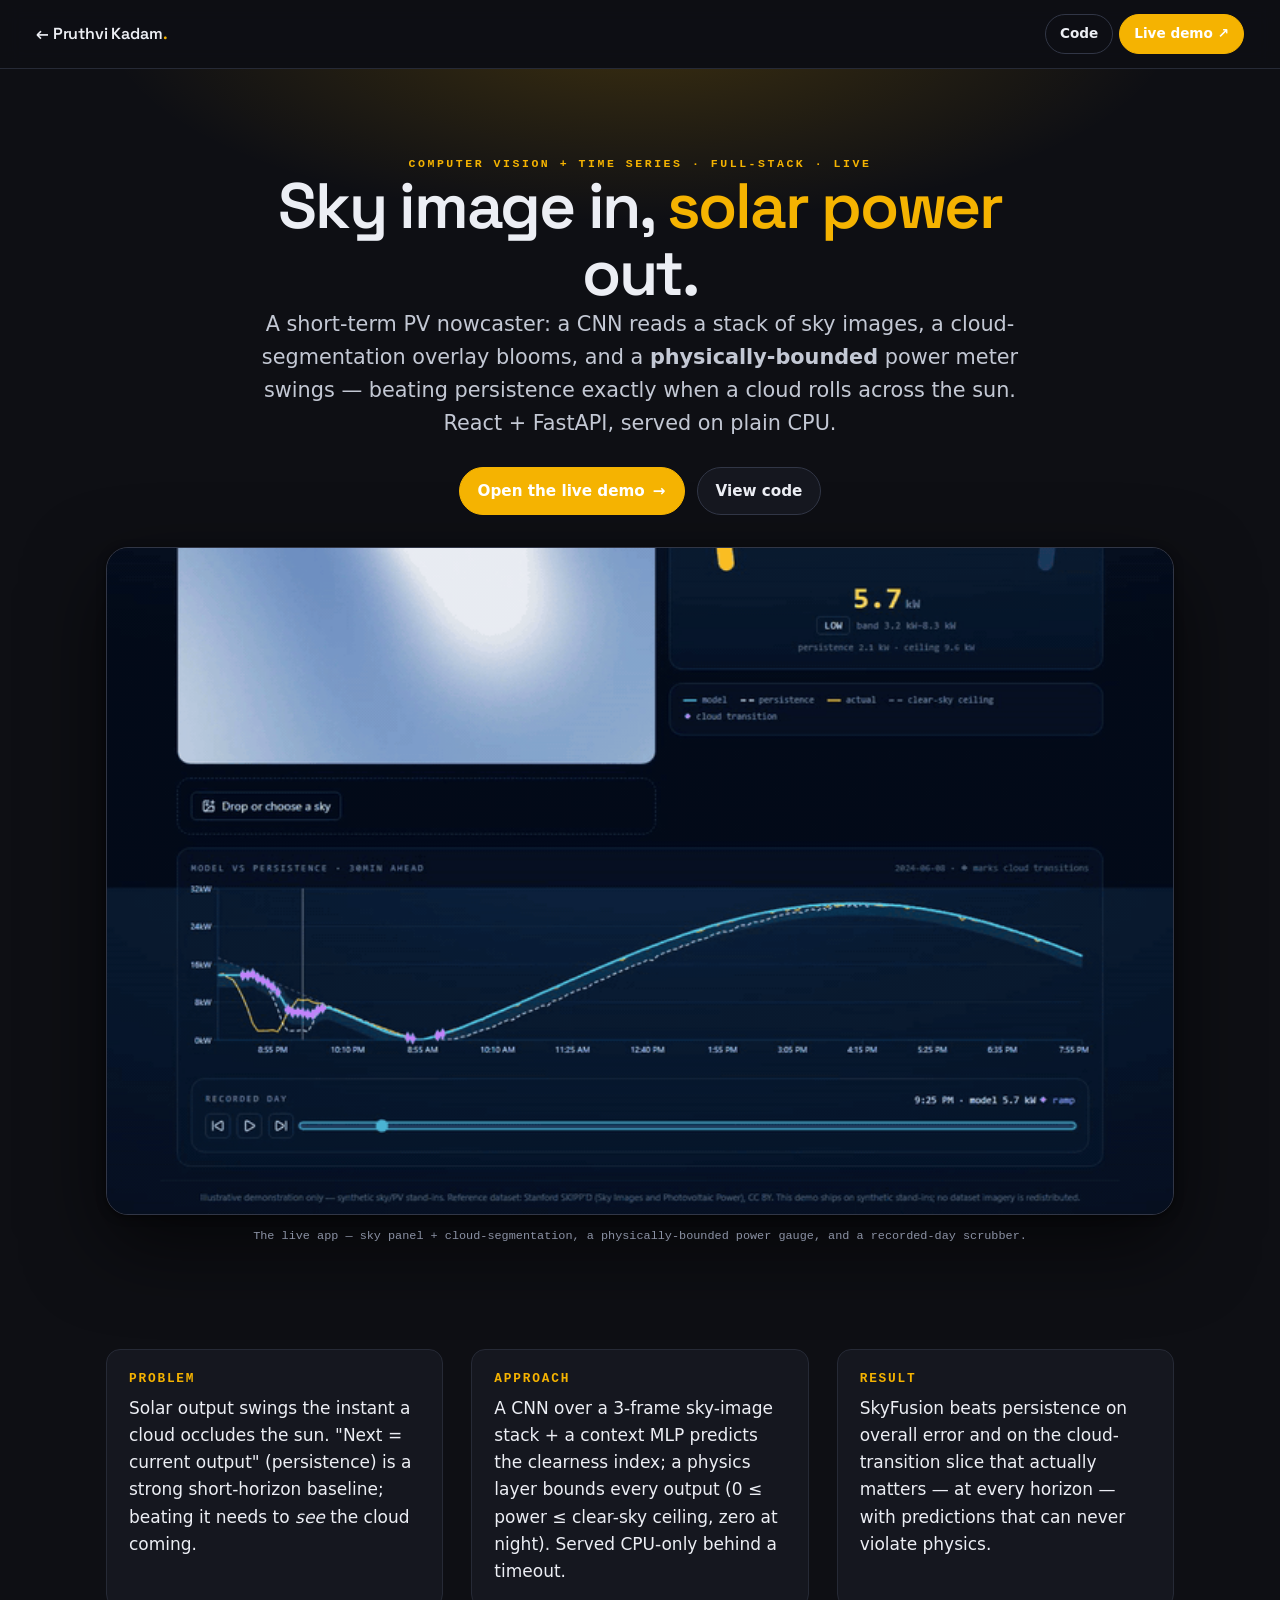
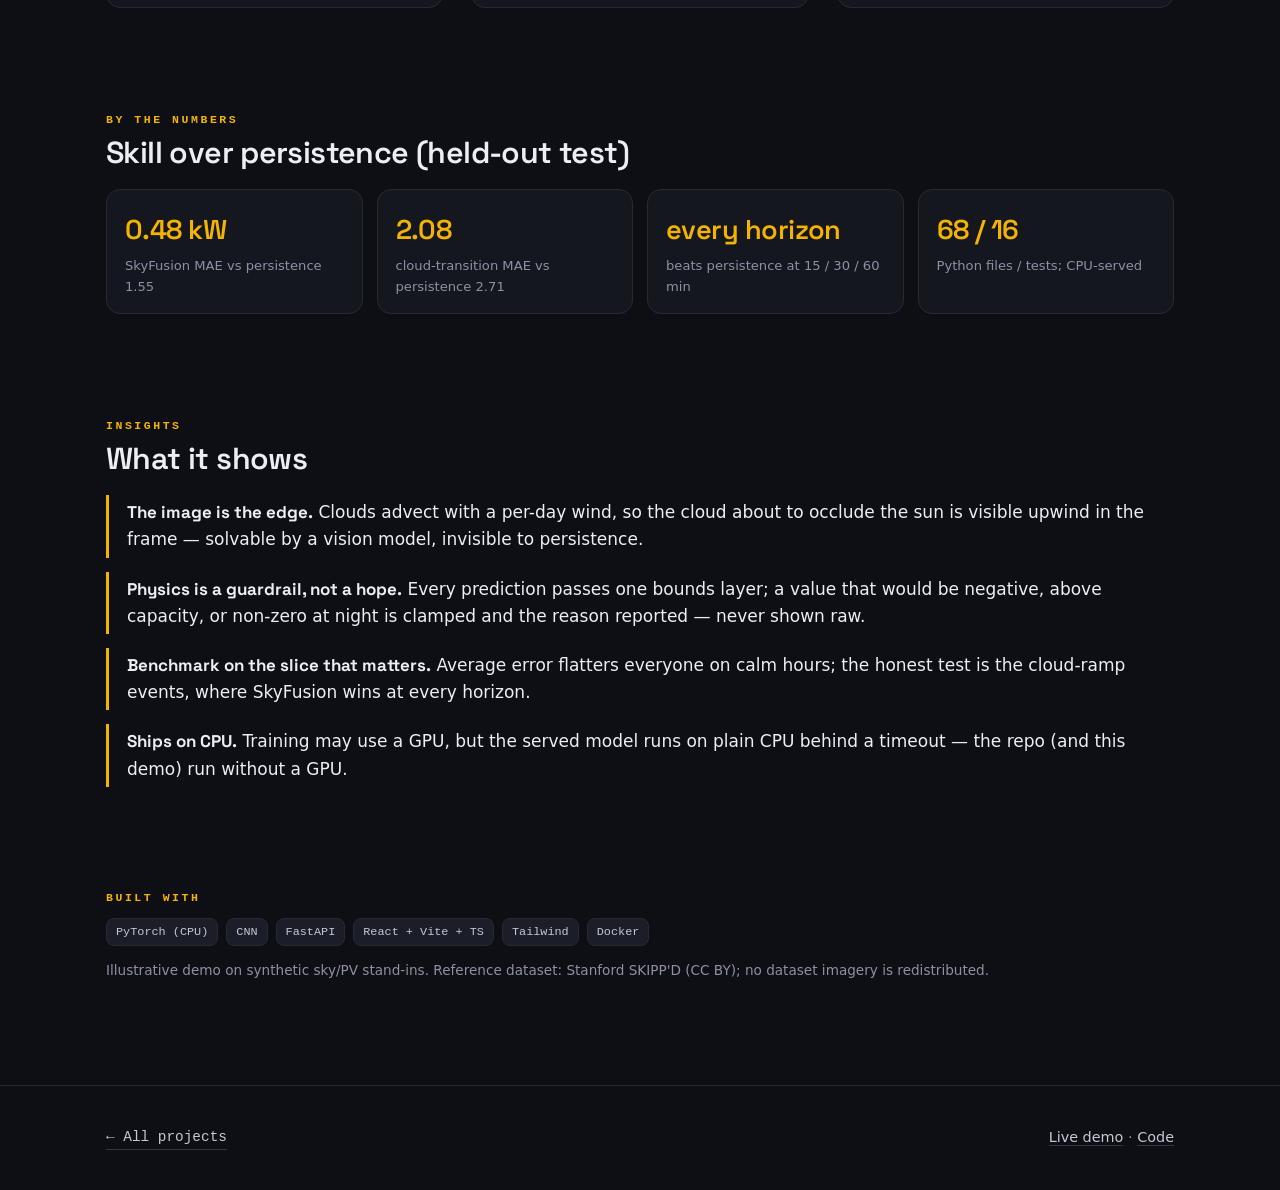
<file: p/skywatt.html>
<!DOCTYPE html>
<html lang="en">

<head>
  <meta charset="UTF-8" />
  <meta name="viewport" content="width=device-width, initial-scale=1.0" />
  <meta name="description" content="SkyWatt — sky-image → solar power nowcasting. CNN over a sky-image stack, physically bounded, beats persistence on cloud transitions. Full-stack React + FastAPI. By Pruthvi Kadam." />
  <title>SkyWatt — Pruthvi Kadam</title>
  <link rel="preconnect" href="https://fonts.googleapis.com" />
  <link rel="preconnect" href="https://fonts.gstatic.com" crossorigin />
  <link href="https://fonts.googleapis.com/css2?family=Space+Grotesk:wght@400;500;600;700&display=swap" rel="stylesheet" />
  <link rel="stylesheet" href="../styles.css" />
  <style>
    /* Archetype: SKY/LIGHT — dark, solar-yellow accent; real product screenshot as the hero. */
    body { --accent: #f5b301; }
    .p-hero { text-align: center; padding-block: clamp(40px, 7vw, 86px) clamp(20px,3vw,32px); }
    .p-hero::before { content:""; position:absolute; inset:0; z-index:-1;
      background: radial-gradient(60% 60% at 50% -10%, color-mix(in srgb, var(--accent) 20%, transparent), transparent 70%); }
    .p-hero .lead { margin-inline:auto; }
    .cta-row { display:flex; gap:12px; justify-content:center; flex-wrap:wrap; margin-top:26px; }
    .shot { margin: 0 auto; max-width: 1100px; }
    .shot img { width:100%; border:1px solid var(--line-2); border-radius: var(--r-lg); box-shadow: var(--shadow-lg); display:block; }
    .shot figcaption { font-family: var(--mono); font-size:.74rem; color: var(--muted); text-align:center; margin-top:12px; }
  </style>
</head>

<body class="theme-dark">
  <nav class="nav">
    <a class="brand" href="../index.html">← Pruthvi Kadam<span class="dot">.</span></a>
    <div class="nav-links">
      <a class="btn btn-ghost btn-sm" href="https://huggingface.co/spaces/pruthvikadam/skywatt/tree/main" target="_blank" rel="noopener">Code</a>
      <a class="btn btn-primary btn-sm" href="https://pruthvikadam-skywatt.hf.space" target="_blank" rel="noopener">Live demo ↗</a>
    </div>
  </nav>

  <header class="p-hero">
    <div class="container">
      <p class="eyebrow">Computer Vision + Time Series · Full-stack · Live</p>
      <h1 class="p-title" style="max-width:18ch; margin-inline:auto;">Sky image in, <span style="color:var(--accent)">solar power</span> out.</h1>
      <p class="lead">A short-term PV nowcaster: a CNN reads a stack of sky images, a cloud-segmentation overlay blooms, and a <strong>physically-bounded</strong> power meter swings — beating persistence exactly when a cloud rolls across the sun. React + FastAPI, served on plain CPU.</p>
      <div class="cta-row">
        <a class="btn btn-primary" href="https://pruthvikadam-skywatt.hf.space" target="_blank" rel="noopener">Open the live demo <span class="arrow">→</span></a>
        <a class="btn" href="https://huggingface.co/spaces/pruthvikadam/skywatt/tree/main" target="_blank" rel="noopener">View code</a>
      </div>
    </div>
  </header>

  <section class="section container" style="padding-top:0;">
    <figure class="shot">
      <img src="../assets/skywatt.gif" data-gif data-poster="../assets/skywatt.png" alt="SkyWatt UI: sky image with cloud overlay, a predicted-power gauge (13.7 kW), and a model-vs-persistence chart over a recorded day with cloud-transition markers" loading="lazy" />
      <figcaption>The live app — sky panel + cloud-segmentation, a physically-bounded power gauge, and a recorded-day scrubber.</figcaption>
    </figure>
  </section>

  <main>
    <section class="section container" style="padding-top:0;">
      <div class="par">
        <div class="block"><h3>Problem</h3><p class="pdesc">Solar output swings the instant a cloud occludes the sun. "Next = current output" (persistence) is a strong short-horizon baseline; beating it needs to <em>see</em> the cloud coming.</p></div>
        <div class="block"><h3>Approach</h3><p class="pdesc">A CNN over a 3-frame sky-image stack + a context MLP predicts the clearness index; a physics layer bounds every output (0 ≤ power ≤ clear-sky ceiling, zero at night). Served CPU-only behind a timeout.</p></div>
        <div class="block"><h3>Result</h3><p class="pdesc">SkyFusion beats persistence on overall error and on the cloud-transition slice that actually matters — at every horizon — with predictions that can never violate physics.</p></div>
      </div>
    </section>

    <section class="section container" style="padding-top:0;">
      <p class="eyebrow">By the numbers</p>
      <h2 style="font-size:clamp(1.4rem,3vw,1.9rem); margin:8px 0 20px;">Skill over persistence (held-out test)</h2>
      <div class="metric-grid">
        <div class="metric"><div class="n">0.48 kW</div><div class="l">SkyFusion MAE vs persistence 1.55</div></div>
        <div class="metric"><div class="n">2.08</div><div class="l">cloud-transition MAE vs persistence 2.71</div></div>
        <div class="metric"><div class="n">every horizon</div><div class="l">beats persistence at 15 / 30 / 60 min</div></div>
        <div class="metric"><div class="n">68 / 16</div><div class="l">Python files / tests; CPU-served</div></div>
      </div>
    </section>

    <section class="section container" style="padding-top:0;">
      <p class="eyebrow">Insights</p>
      <h2 style="font-size:clamp(1.4rem,3vw,1.9rem); margin:8px 0 20px;">What it shows</h2>
      <div class="insights">
        <p class="insight"><b>The image is the edge.</b> Clouds advect with a per-day wind, so the cloud about to occlude the sun is visible upwind in the frame — solvable by a vision model, invisible to persistence.</p>
        <p class="insight"><b>Physics is a guardrail, not a hope.</b> Every prediction passes one bounds layer; a value that would be negative, above capacity, or non-zero at night is clamped and the reason reported — never shown raw.</p>
        <p class="insight"><b>Benchmark on the slice that matters.</b> Average error flatters everyone on calm hours; the honest test is the cloud-ramp events, where SkyFusion wins at every horizon.</p>
        <p class="insight"><b>Ships on CPU.</b> Training may use a GPU, but the served model runs on plain CPU behind a timeout — the repo (and this demo) run without a GPU.</p>
      </div>
    </section>

    <section class="section container" style="padding-top:0;">
      <p class="eyebrow">Built with</p>
      <div class="chips" style="margin-top:10px;">
        <span class="chip">PyTorch (CPU)</span><span class="chip">CNN</span><span class="chip">FastAPI</span>
        <span class="chip">React + Vite + TS</span><span class="chip">Tailwind</span><span class="chip">Docker</span>
      </div>
      <p class="muted" style="margin-top:14px; font-size:.85rem;">Illustrative demo on synthetic sky/PV stand-ins. Reference dataset: Stanford SKIPP'D (CC BY); no dataset imagery is redistributed.</p>
    </section>
  </main>

  <footer class="foot">
    <div class="container" style="display:flex; justify-content:space-between; flex-wrap:wrap; gap:12px;">
      <a class="backlink" href="../index.html">← All projects</a>
      <span><a href="https://pruthvikadam-skywatt.hf.space" target="_blank" rel="noopener">Live demo</a> · <a href="https://huggingface.co/spaces/pruthvikadam/skywatt/tree/main" target="_blank" rel="noopener">Code</a></span>
    </div>
  </footer>
  <script>if(matchMedia("(prefers-reduced-motion: reduce)").matches)document.querySelectorAll("img[data-gif]").forEach(i=>{i.src=i.dataset.poster;});</script>
</body>

</html>
</file>
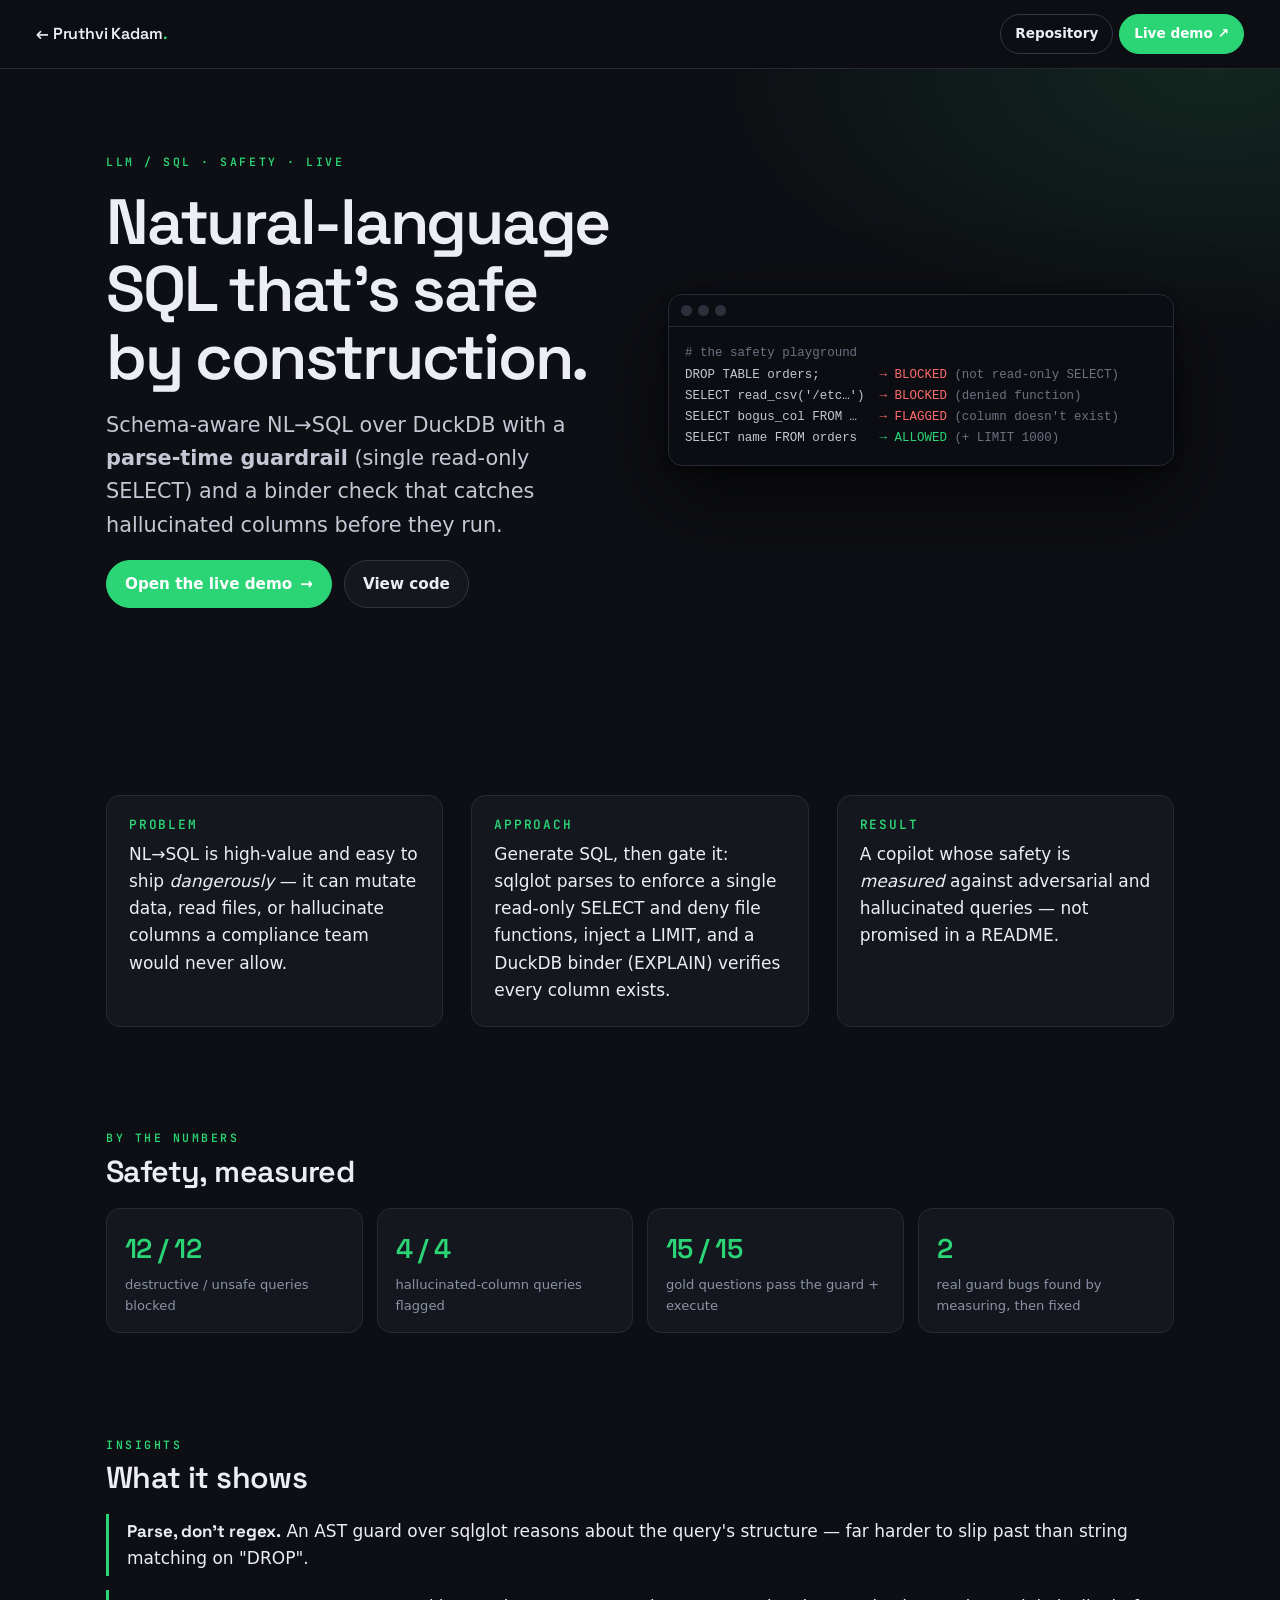
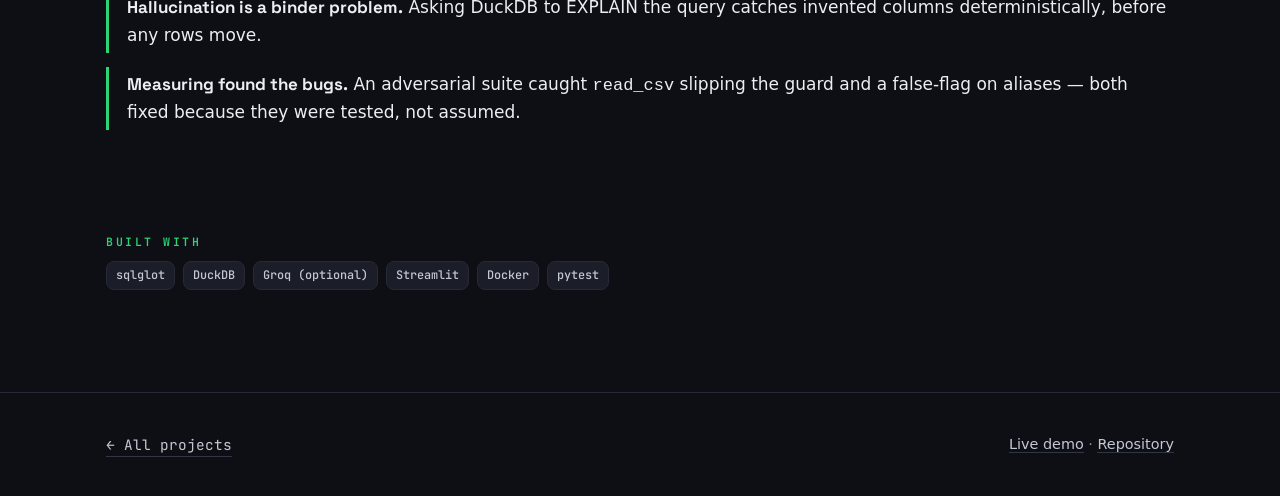
<file: p/sql-copilot.html>
<!DOCTYPE html>
<html lang="en">

<head>
  <meta charset="UTF-8" />
  <meta name="viewport" content="width=device-width, initial-scale=1.0" />
  <meta name="description" content="SQL Copilot — schema-aware NL→SQL over DuckDB with a parse-time guardrail and binder-based hallucination detection. By Pruthvi Kadam." />
  <title>SQL Copilot — Pruthvi Kadam</title>
  <link rel="preconnect" href="https://fonts.googleapis.com" />
  <link rel="preconnect" href="https://fonts.gstatic.com" crossorigin />
  <link href="https://fonts.googleapis.com/css2?family=Space+Grotesk:wght@400;500;600;700&family=JetBrains+Mono:wght@400;600&display=swap" rel="stylesheet" />
  <link rel="stylesheet" href="../styles.css" />
  <style>
    /* Archetype: TERMINAL — dark, green-on-black, a code console showing BLOCKED. */
    body { --accent: #2bd576; --mono: "JetBrains Mono", ui-monospace, monospace; }
    .split { display:grid; grid-template-columns: 1fr 1fr; gap: clamp(24px,5vw,56px); align-items:center; }
    .p-hero::before { content:""; position:absolute; inset:0; z-index:-1;
      background: radial-gradient(55% 60% at 95% 0, color-mix(in srgb,var(--accent) 12%, transparent), transparent 70%); }
    .term { border:1px solid var(--line); border-radius: var(--r); background:#0b0d12; box-shadow: var(--shadow-lg); overflow:hidden; font-family: var(--mono); }
    .term .bar { display:flex; gap:6px; padding:10px 12px; border-bottom:1px solid var(--line); }
    .term .bar i { width:11px; height:11px; border-radius:50%; background:#2b303b; }
    .term pre { margin:0; padding:16px; font-size:.78rem; line-height:1.7; color:#c3c8d4; overflow-x:auto; }
    .term .ok { color: var(--accent); } .term .no { color:#ff6b6b; } .term .dim { color:#6b7280; }
    @media (max-width: 820px){ .split{ grid-template-columns:1fr; } }
  </style>
</head>

<body class="theme-dark">
  <nav class="nav">
    <a class="brand" href="../index.html">← Pruthvi Kadam<span class="dot">.</span></a>
    <div class="nav-links">
      <a class="btn btn-ghost btn-sm" href="https://github.com/PruthviVKadam/sql-copilot" target="_blank" rel="noopener">Repository</a>
      <a class="btn btn-primary btn-sm" href="https://pk759-sql-copilot.hf.space" target="_blank" rel="noopener">Live demo ↗</a>
    </div>
  </nav>

  <header class="p-hero">
    <div class="container split">
      <div class="stack" style="--flow: 18px;">
        <p class="eyebrow">LLM / SQL · Safety · Live</p>
        <h1 class="p-title">Natural-language SQL that's safe by construction.</h1>
        <p class="lead">Schema-aware NL→SQL over DuckDB with a <strong>parse-time guardrail</strong> (single read-only SELECT) and a binder check that catches hallucinated columns before they run.</p>
        <div class="cta-row" style="display:flex; gap:12px; flex-wrap:wrap;">
          <a class="btn btn-primary" href="https://pk759-sql-copilot.hf.space" target="_blank" rel="noopener">Open the live demo <span class="arrow">→</span></a>
          <a class="btn" href="https://github.com/PruthviVKadam/sql-copilot" target="_blank" rel="noopener">View code</a>
        </div>
      </div>
      <div class="term">
        <div class="bar"><i></i><i></i><i></i></div>
        <pre><span class="dim"># the safety playground</span>
DROP TABLE orders;        <span class="no">→ BLOCKED</span> <span class="dim">(not read-only SELECT)</span>
SELECT read_csv('/etc…')  <span class="no">→ BLOCKED</span> <span class="dim">(denied function)</span>
SELECT bogus_col FROM …   <span class="no">→ FLAGGED</span> <span class="dim">(column doesn't exist)</span>
SELECT name FROM orders   <span class="ok">→ ALLOWED</span> <span class="dim">(+ LIMIT 1000)</span></pre>
      </div>
    </div>
  </header>

  <main>
    <section class="section container">
      <div class="par">
        <div class="block"><h3>Problem</h3><p class="pdesc">NL→SQL is high-value and easy to ship <em>dangerously</em> — it can mutate data, read files, or hallucinate columns a compliance team would never allow.</p></div>
        <div class="block"><h3>Approach</h3><p class="pdesc">Generate SQL, then gate it: sqlglot parses to enforce a single read-only SELECT and deny file functions, inject a LIMIT, and a DuckDB binder (EXPLAIN) verifies every column exists.</p></div>
        <div class="block"><h3>Result</h3><p class="pdesc">A copilot whose safety is <em>measured</em> against adversarial and hallucinated queries — not promised in a README.</p></div>
      </div>
    </section>

    <section class="section container" style="padding-top:0;">
      <p class="eyebrow">By the numbers</p>
      <h2 style="font-size:clamp(1.4rem,3vw,1.9rem); margin:8px 0 20px;">Safety, measured</h2>
      <div class="metric-grid">
        <div class="metric"><div class="n">12 / 12</div><div class="l">destructive / unsafe queries blocked</div></div>
        <div class="metric"><div class="n">4 / 4</div><div class="l">hallucinated-column queries flagged</div></div>
        <div class="metric"><div class="n">15 / 15</div><div class="l">gold questions pass the guard + execute</div></div>
        <div class="metric"><div class="n">2</div><div class="l">real guard bugs found by measuring, then fixed</div></div>
      </div>
    </section>

    <section class="section container" style="padding-top:0;">
      <p class="eyebrow">Insights</p>
      <h2 style="font-size:clamp(1.4rem,3vw,1.9rem); margin:8px 0 20px;">What it shows</h2>
      <div class="insights">
        <p class="insight"><b>Parse, don't regex.</b> An AST guard over sqlglot reasons about the query's structure — far harder to slip past than string matching on "DROP".</p>
        <p class="insight"><b>Hallucination is a binder problem.</b> Asking DuckDB to EXPLAIN the query catches invented columns deterministically, before any rows move.</p>
        <p class="insight"><b>Measuring found the bugs.</b> An adversarial suite caught <code>read_csv</code> slipping the guard and a false-flag on aliases — both fixed because they were tested, not assumed.</p>
      </div>
    </section>

    <section class="section container" style="padding-top:0;">
      <p class="eyebrow">Built with</p>
      <div class="chips" style="margin-top:10px;">
        <span class="chip">sqlglot</span><span class="chip">DuckDB</span><span class="chip">Groq (optional)</span>
        <span class="chip">Streamlit</span><span class="chip">Docker</span><span class="chip">pytest</span>
      </div>
    </section>
  </main>

  <footer class="foot">
    <div class="container" style="display:flex; justify-content:space-between; flex-wrap:wrap; gap:12px;">
      <a class="backlink" href="../index.html">← All projects</a>
      <span><a href="https://pk759-sql-copilot.hf.space" target="_blank" rel="noopener">Live demo</a> · <a href="https://github.com/PruthviVKadam/sql-copilot" target="_blank" rel="noopener">Repository</a></span>
    </div>
  </footer>
</body>

</html>
</file>
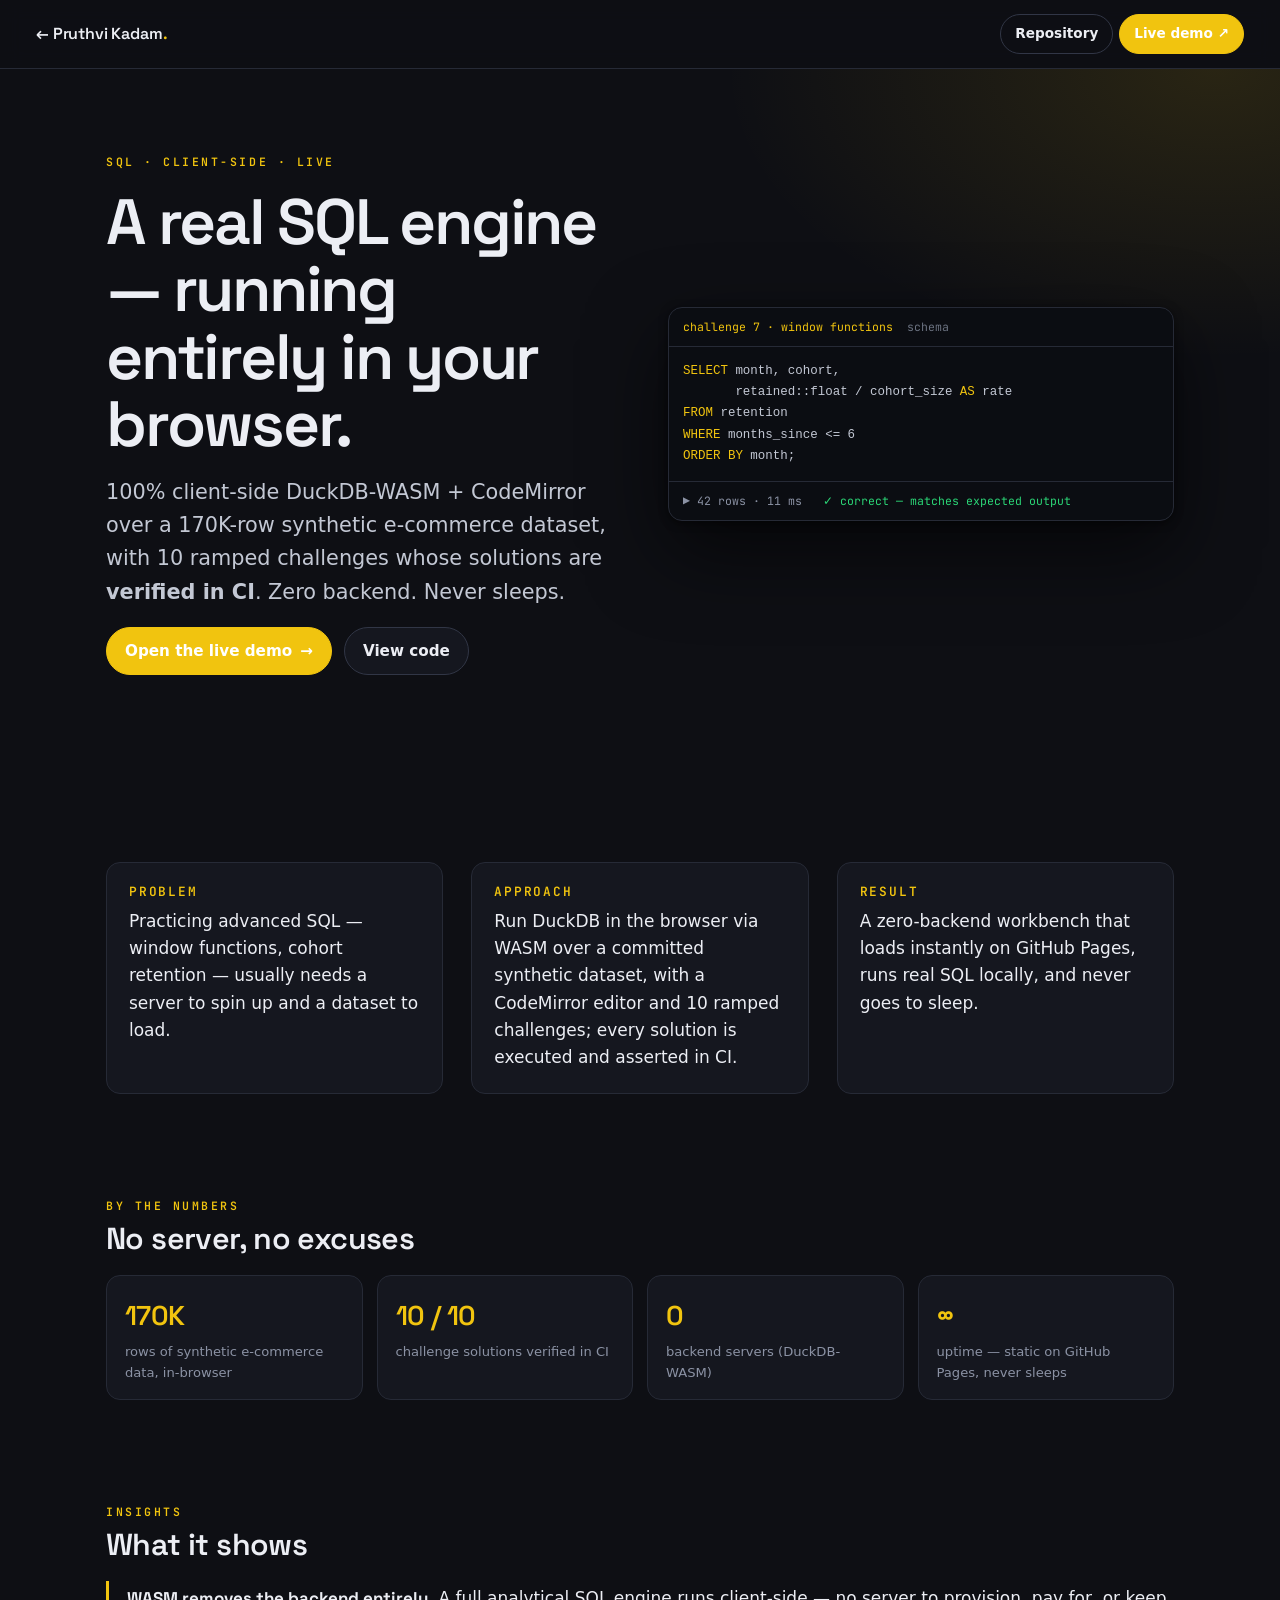
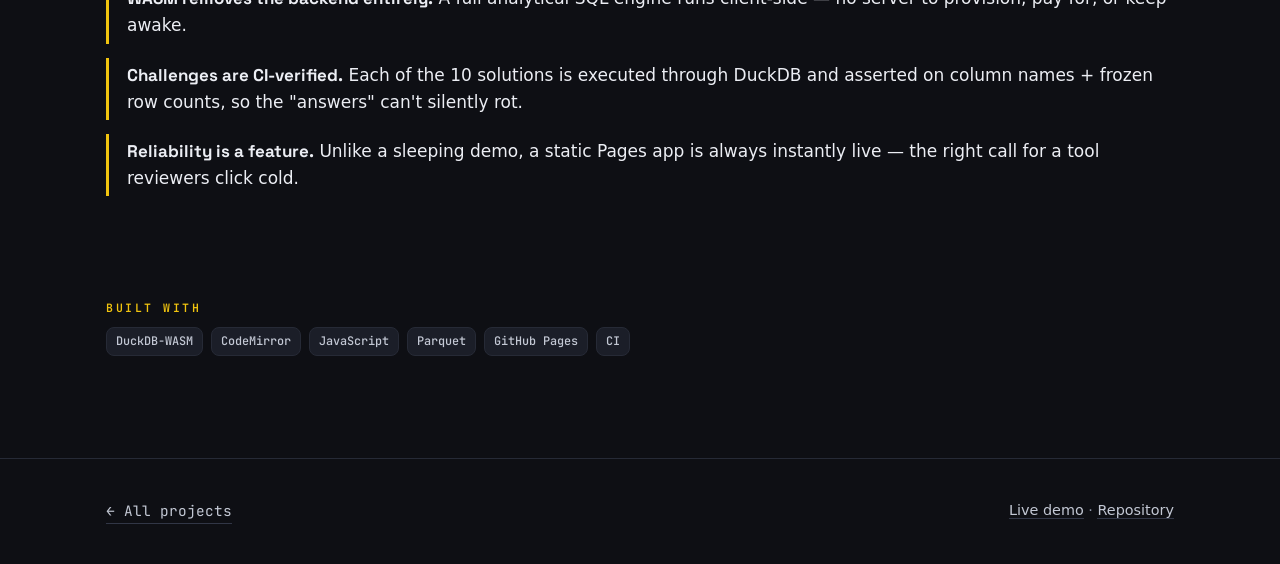
<file: p/sql-workbench.html>
<!DOCTYPE html>
<html lang="en">

<head>
  <meta charset="UTF-8" />
  <meta name="viewport" content="width=device-width, initial-scale=1.0" />
  <meta name="description" content="Browser SQL Workbench — 100% client-side DuckDB-WASM with 10 CI-verified SQL challenges. Zero backend, never sleeps. By Pruthvi Kadam." />
  <title>Browser SQL Workbench — Pruthvi Kadam</title>
  <link rel="preconnect" href="https://fonts.googleapis.com" />
  <link rel="preconnect" href="https://fonts.gstatic.com" crossorigin />
  <link href="https://fonts.googleapis.com/css2?family=Space+Grotesk:wght@400;500;600;700&family=JetBrains+Mono:wght@400;600&display=swap" rel="stylesheet" />
  <link rel="stylesheet" href="../styles.css" />
  <style>
    /* Archetype: IDE / WORKBENCH — dark, duck-yellow, an editor + result grid. */
    body { --accent: #f1c40f; --mono: "JetBrains Mono", ui-monospace, monospace; }
    .split { display:grid; grid-template-columns: 1fr 1fr; gap: clamp(24px,5vw,56px); align-items:center; }
    .p-hero::before { content:""; position:absolute; inset:0; z-index:-1;
      background: radial-gradient(55% 60% at 95% 0, color-mix(in srgb,var(--accent) 12%, transparent), transparent 70%); }
    .ide { border:1px solid var(--line); border-radius: var(--r); background:#0b0d12; box-shadow: var(--shadow-lg); overflow:hidden; font-family: var(--mono); }
    .ide .tabs { display:flex; gap:14px; padding:10px 14px; border-bottom:1px solid var(--line); font-size:.72rem; color:#6b7280; }
    .ide .tabs .on { color: var(--accent); }
    .ide pre { margin:0; padding:14px; font-size:.78rem; line-height:1.7; color:#c3c8d4; }
    .ide .kw { color:#f1c40f; } .ide .res { border-top:1px solid var(--line); padding:10px 14px; font-size:.72rem; color:#8b92a4; }
    .ide .ok { color:#2bd576; }
    @media (max-width: 820px){ .split{ grid-template-columns:1fr; } }
  </style>
</head>

<body class="theme-dark">
  <nav class="nav">
    <a class="brand" href="../index.html">← Pruthvi Kadam<span class="dot">.</span></a>
    <div class="nav-links">
      <a class="btn btn-ghost btn-sm" href="https://github.com/PruthviVKadam/sql-workbench" target="_blank" rel="noopener">Repository</a>
      <a class="btn btn-primary btn-sm" href="https://pruthvivkadam.github.io/sql-workbench/" target="_blank" rel="noopener">Live demo ↗</a>
    </div>
  </nav>

  <header class="p-hero">
    <div class="container split">
      <div class="stack" style="--flow: 18px;">
        <p class="eyebrow">SQL · Client-side · Live</p>
        <h1 class="p-title">A real SQL engine — running entirely in your browser.</h1>
        <p class="lead">100% client-side DuckDB-WASM + CodeMirror over a 170K-row synthetic e-commerce dataset, with 10 ramped challenges whose solutions are <strong>verified in CI</strong>. Zero backend. Never sleeps.</p>
        <div class="cta-row" style="display:flex; gap:12px; flex-wrap:wrap;">
          <a class="btn btn-primary" href="https://pruthvivkadam.github.io/sql-workbench/" target="_blank" rel="noopener">Open the live demo <span class="arrow">→</span></a>
          <a class="btn" href="https://github.com/PruthviVKadam/sql-workbench" target="_blank" rel="noopener">View code</a>
        </div>
      </div>
      <div class="ide">
        <div class="tabs"><span class="on">challenge 7 · window functions</span><span>schema</span></div>
        <pre><span class="kw">SELECT</span> month, cohort,
       retained::float / cohort_size <span class="kw">AS</span> rate
<span class="kw">FROM</span> retention
<span class="kw">WHERE</span> months_since &lt;= 6
<span class="kw">ORDER BY</span> month;</pre>
        <div class="res">▶ 42 rows · 11 ms &nbsp; <span class="ok">✓ correct — matches expected output</span></div>
      </div>
    </div>
  </header>

  <main>
    <section class="section container">
      <div class="par">
        <div class="block"><h3>Problem</h3><p class="pdesc">Practicing advanced SQL — window functions, cohort retention — usually needs a server to spin up and a dataset to load.</p></div>
        <div class="block"><h3>Approach</h3><p class="pdesc">Run DuckDB in the browser via WASM over a committed synthetic dataset, with a CodeMirror editor and 10 ramped challenges; every solution is executed and asserted in CI.</p></div>
        <div class="block"><h3>Result</h3><p class="pdesc">A zero-backend workbench that loads instantly on GitHub Pages, runs real SQL locally, and never goes to sleep.</p></div>
      </div>
    </section>

    <section class="section container" style="padding-top:0;">
      <p class="eyebrow">By the numbers</p>
      <h2 style="font-size:clamp(1.4rem,3vw,1.9rem); margin:8px 0 20px;">No server, no excuses</h2>
      <div class="metric-grid">
        <div class="metric"><div class="n">170K</div><div class="l">rows of synthetic e-commerce data, in-browser</div></div>
        <div class="metric"><div class="n">10 / 10</div><div class="l">challenge solutions verified in CI</div></div>
        <div class="metric"><div class="n">0</div><div class="l">backend servers (DuckDB-WASM)</div></div>
        <div class="metric"><div class="n">∞</div><div class="l">uptime — static on GitHub Pages, never sleeps</div></div>
      </div>
    </section>

    <section class="section container" style="padding-top:0;">
      <p class="eyebrow">Insights</p>
      <h2 style="font-size:clamp(1.4rem,3vw,1.9rem); margin:8px 0 20px;">What it shows</h2>
      <div class="insights">
        <p class="insight"><b>WASM removes the backend entirely.</b> A full analytical SQL engine runs client-side — no server to provision, pay for, or keep awake.</p>
        <p class="insight"><b>Challenges are CI-verified.</b> Each of the 10 solutions is executed through DuckDB and asserted on column names + frozen row counts, so the "answers" can't silently rot.</p>
        <p class="insight"><b>Reliability is a feature.</b> Unlike a sleeping demo, a static Pages app is always instantly live — the right call for a tool reviewers click cold.</p>
      </div>
    </section>

    <section class="section container" style="padding-top:0;">
      <p class="eyebrow">Built with</p>
      <div class="chips" style="margin-top:10px;">
        <span class="chip">DuckDB-WASM</span><span class="chip">CodeMirror</span><span class="chip">JavaScript</span>
        <span class="chip">Parquet</span><span class="chip">GitHub Pages</span><span class="chip">CI</span>
      </div>
    </section>
  </main>

  <footer class="foot">
    <div class="container" style="display:flex; justify-content:space-between; flex-wrap:wrap; gap:12px;">
      <a class="backlink" href="../index.html">← All projects</a>
      <span><a href="https://pruthvivkadam.github.io/sql-workbench/" target="_blank" rel="noopener">Live demo</a> · <a href="https://github.com/PruthviVKadam/sql-workbench" target="_blank" rel="noopener">Repository</a></span>
    </div>
  </footer>
</body>

</html>
</file>
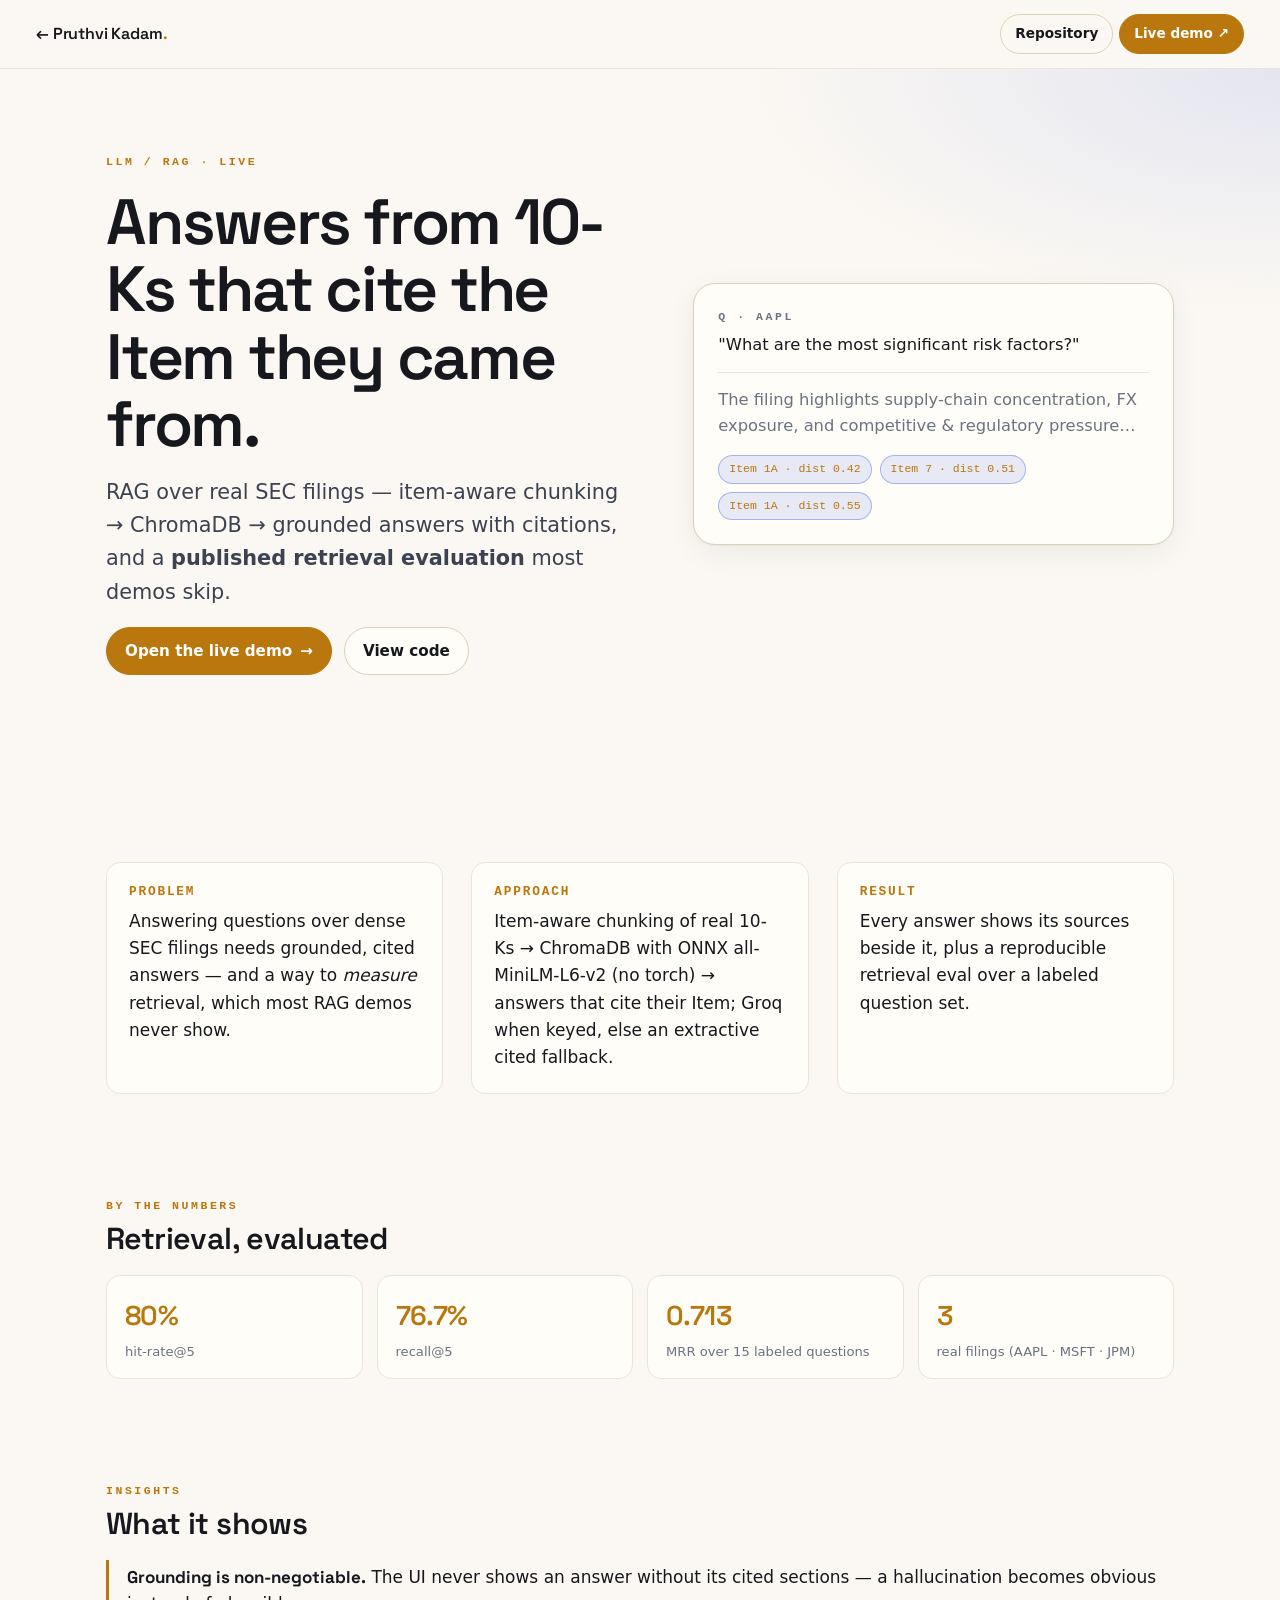
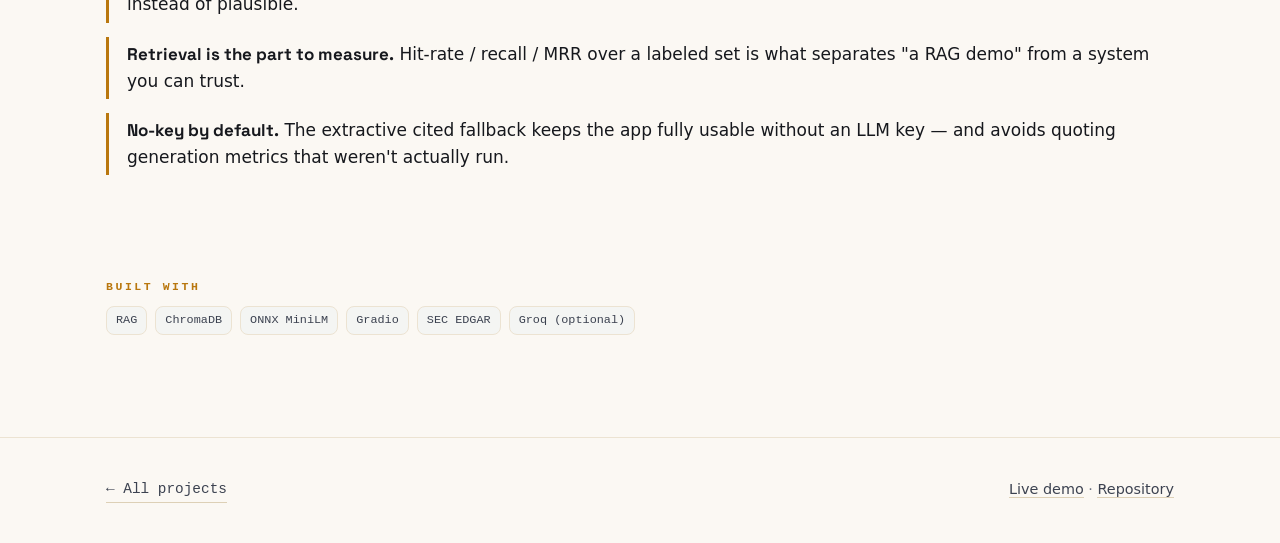
<file: p/tenk-rag.html>
<!DOCTYPE html>
<html lang="en">

<head>
  <meta charset="UTF-8" />
  <meta name="viewport" content="width=device-width, initial-scale=1.0" />
  <meta name="description" content="10-K RAG Analyst — grounded, cited answers over real SEC 10-K filings, with a published retrieval evaluation. By Pruthvi Kadam." />
  <title>10-K RAG Analyst — Pruthvi Kadam</title>
  <link rel="preconnect" href="https://fonts.googleapis.com" />
  <link rel="preconnect" href="https://fonts.gstatic.com" crossorigin />
  <link href="https://fonts.googleapis.com/css2?family=Space+Grotesk:wght@400;500;600;700&display=swap" rel="stylesheet" />
  <link rel="stylesheet" href="../styles.css" />
  <style>
    /* Archetype: EDITORIAL / DOCUMENT — warm ink + amber, a citation card. */
    body { --accent: #b9770e; --bg:#fbf8f3; --surface:#fffdf8; --line:#ece3d2; --line-2:#ddd0b6; }
    .split { display: grid; grid-template-columns: 1.05fr .95fr; gap: clamp(24px, 5vw, 56px); align-items: center; }
    .p-hero::before { content:""; position:absolute; inset:0; z-index:-1;
      background: radial-gradient(60% 50% at 100% 0, var(--accent-soft), transparent 70%); }
    .doc { border:1px solid var(--line-2); border-radius: var(--r-lg); background: var(--surface); padding: 24px; box-shadow: var(--shadow); }
    .doc .ans { font-size:1.02rem; line-height:1.6; }
    .cites { display:flex; gap:8px; flex-wrap:wrap; margin-top:16px; }
    .cite { font-family: var(--mono); font-size:.72rem; padding:4px 10px; border-radius:999px;
      border:1px solid var(--accent-line); color: var(--accent); background: var(--accent-soft); }
    @media (max-width: 820px) { .split { grid-template-columns: 1fr; } }
  </style>
</head>

<body>
  <nav class="nav">
    <a class="brand" href="../index.html">← Pruthvi Kadam<span class="dot">.</span></a>
    <div class="nav-links">
      <a class="btn btn-ghost btn-sm" href="https://github.com/PruthviVKadam/tenk-rag" target="_blank" rel="noopener">Repository</a>
      <a class="btn btn-primary btn-sm" href="https://1luciferxlucifer1-tenk-rag.hf.space" target="_blank" rel="noopener">Live demo ↗</a>
    </div>
  </nav>

  <header class="p-hero">
    <div class="container split">
      <div class="stack" style="--flow: 18px;">
        <p class="eyebrow">LLM / RAG · Live</p>
        <h1 class="p-title">Answers from 10-Ks that cite the Item they came from.</h1>
        <p class="lead">RAG over real SEC filings — item-aware chunking → ChromaDB → grounded answers with citations, and a <strong>published retrieval evaluation</strong> most demos skip.</p>
        <div class="cta-row" style="display:flex; gap:12px; flex-wrap:wrap;">
          <a class="btn btn-primary" href="https://1luciferxlucifer1-tenk-rag.hf.space" target="_blank" rel="noopener">Open the live demo <span class="arrow">→</span></a>
          <a class="btn" href="https://github.com/PruthviVKadam/tenk-rag" target="_blank" rel="noopener">View code</a>
        </div>
      </div>
      <div class="doc">
        <p class="eyebrow" style="color:var(--muted)">Q · AAPL</p>
        <p class="ans" style="margin:6px 0 0;">"What are the most significant risk factors?"</p>
        <hr style="border:none; border-top:1px solid var(--line); margin:14px 0;" />
        <p class="ans muted">The filing highlights supply-chain concentration, FX exposure, and competitive &amp; regulatory pressure…</p>
        <div class="cites">
          <span class="cite">Item 1A · dist 0.42</span>
          <span class="cite">Item 7 · dist 0.51</span>
          <span class="cite">Item 1A · dist 0.55</span>
        </div>
      </div>
    </div>
  </header>

  <main>
    <section class="section container">
      <div class="par">
        <div class="block"><h3>Problem</h3><p class="pdesc">Answering questions over dense SEC filings needs grounded, cited answers — and a way to <em>measure</em> retrieval, which most RAG demos never show.</p></div>
        <div class="block"><h3>Approach</h3><p class="pdesc">Item-aware chunking of real 10-Ks → ChromaDB with ONNX all-MiniLM-L6-v2 (no torch) → answers that cite their Item; Groq when keyed, else an extractive cited fallback.</p></div>
        <div class="block"><h3>Result</h3><p class="pdesc">Every answer shows its sources beside it, plus a reproducible retrieval eval over a labeled question set.</p></div>
      </div>
    </section>

    <section class="section container" style="padding-top:0;">
      <p class="eyebrow">By the numbers</p>
      <h2 style="font-size:clamp(1.4rem,3vw,1.9rem); margin:8px 0 20px;">Retrieval, evaluated</h2>
      <div class="metric-grid">
        <div class="metric"><div class="n">80%</div><div class="l">hit-rate@5</div></div>
        <div class="metric"><div class="n">76.7%</div><div class="l">recall@5</div></div>
        <div class="metric"><div class="n">0.713</div><div class="l">MRR over 15 labeled questions</div></div>
        <div class="metric"><div class="n">3</div><div class="l">real filings (AAPL · MSFT · JPM)</div></div>
      </div>
    </section>

    <section class="section container" style="padding-top:0;">
      <p class="eyebrow">Insights</p>
      <h2 style="font-size:clamp(1.4rem,3vw,1.9rem); margin:8px 0 20px;">What it shows</h2>
      <div class="insights">
        <p class="insight"><b>Grounding is non-negotiable.</b> The UI never shows an answer without its cited sections — a hallucination becomes obvious instead of plausible.</p>
        <p class="insight"><b>Retrieval is the part to measure.</b> Hit-rate / recall / MRR over a labeled set is what separates "a RAG demo" from a system you can trust.</p>
        <p class="insight"><b>No-key by default.</b> The extractive cited fallback keeps the app fully usable without an LLM key — and avoids quoting generation metrics that weren't actually run.</p>
      </div>
    </section>

    <section class="section container" style="padding-top:0;">
      <p class="eyebrow">Built with</p>
      <div class="chips" style="margin-top:10px;">
        <span class="chip">RAG</span><span class="chip">ChromaDB</span><span class="chip">ONNX MiniLM</span>
        <span class="chip">Gradio</span><span class="chip">SEC EDGAR</span><span class="chip">Groq (optional)</span>
      </div>
    </section>
  </main>

  <footer class="foot">
    <div class="container" style="display:flex; justify-content:space-between; flex-wrap:wrap; gap:12px;">
      <a class="backlink" href="../index.html">← All projects</a>
      <span><a href="https://1luciferxlucifer1-tenk-rag.hf.space" target="_blank" rel="noopener">Live demo</a> · <a href="https://github.com/PruthviVKadam/tenk-rag" target="_blank" rel="noopener">Repository</a></span>
    </div>
  </footer>
</body>

</html>
</file>
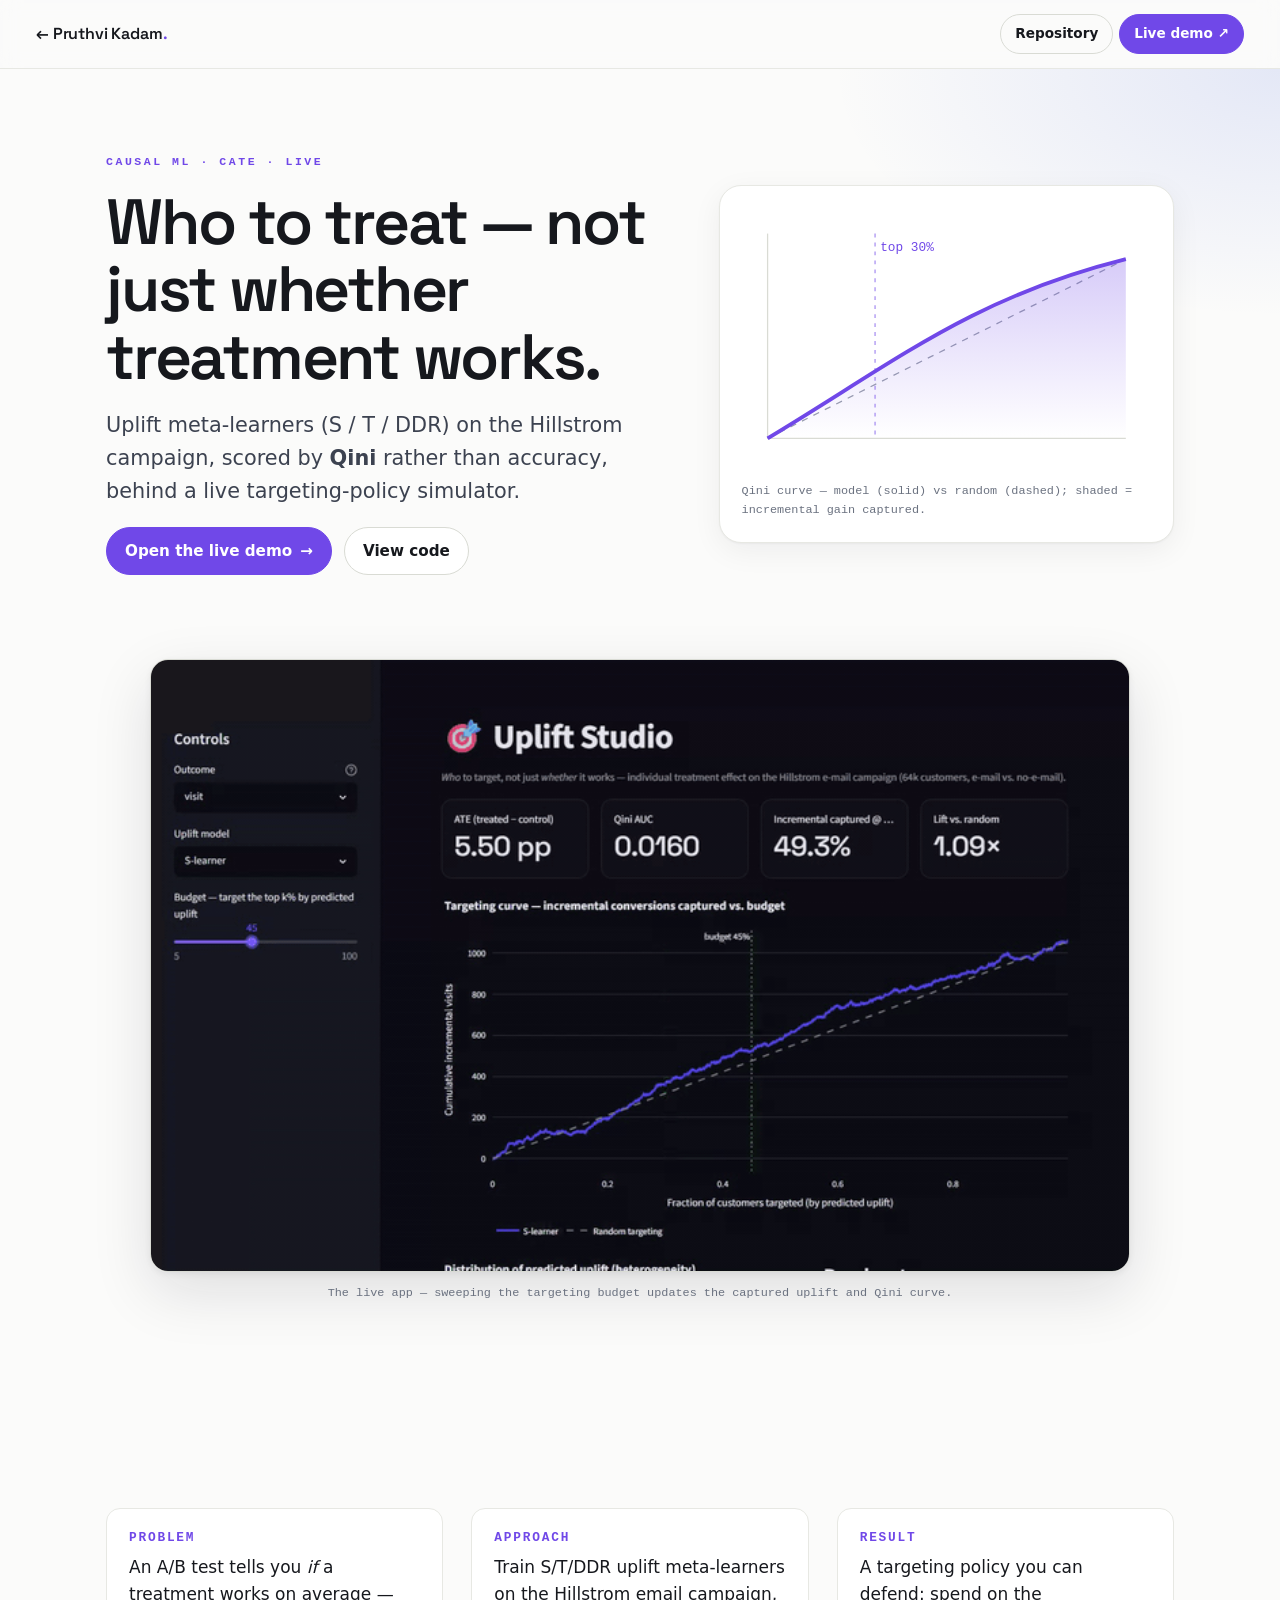
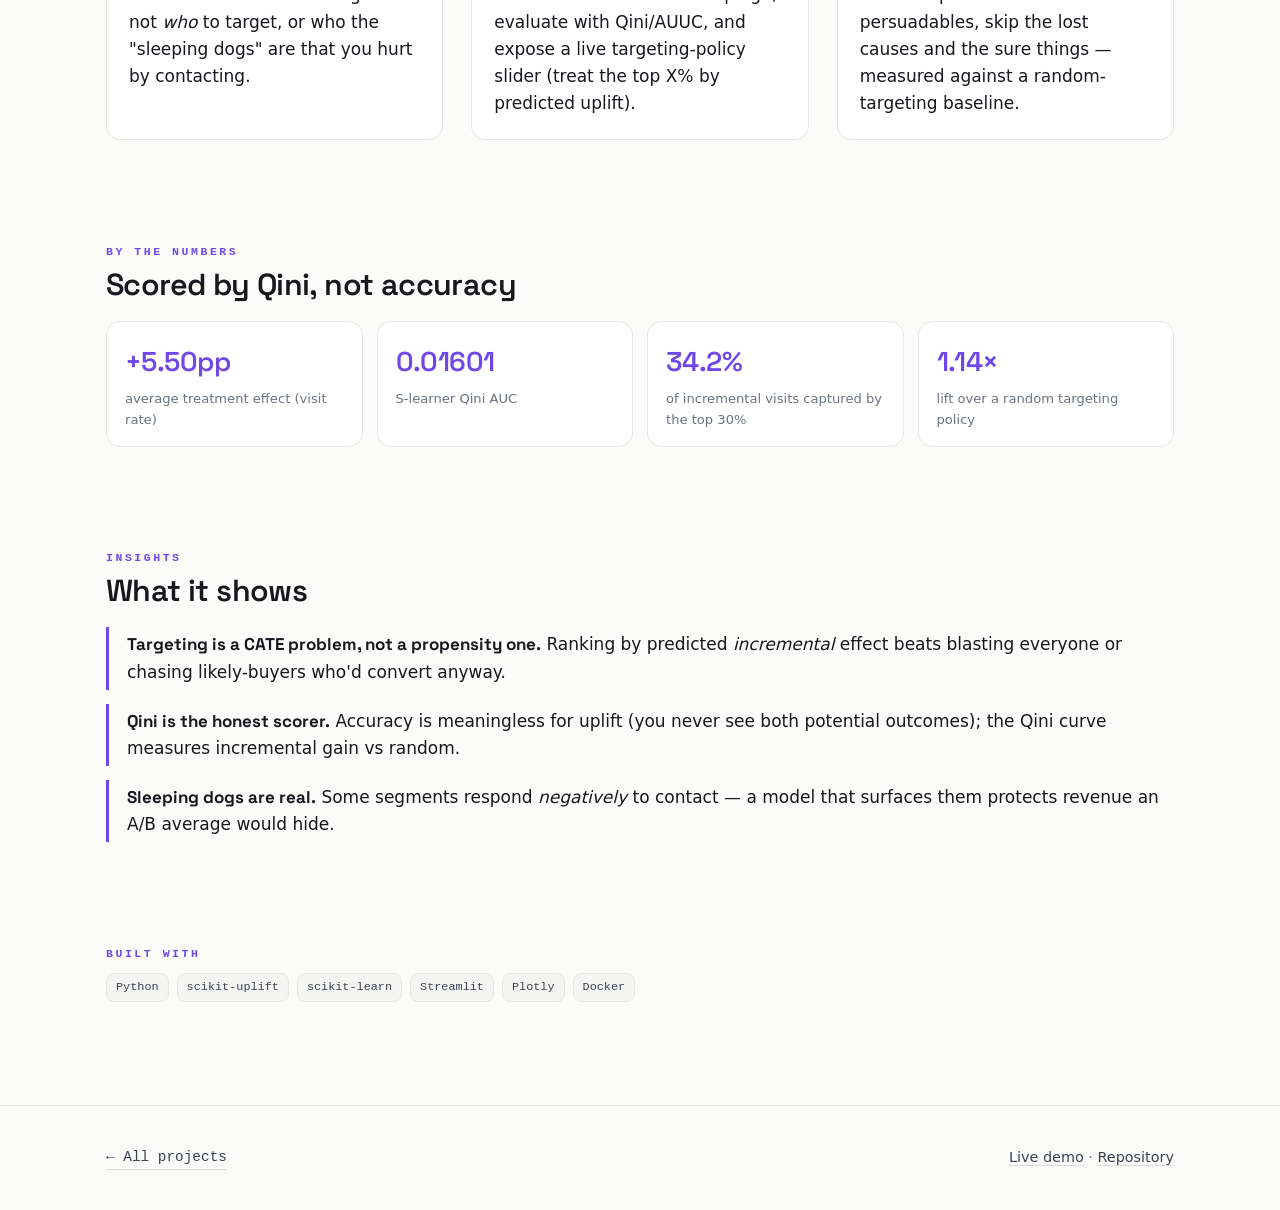
<file: p/uplift-studio.html>
<!DOCTYPE html>
<html lang="en">

<head>
  <meta charset="UTF-8" />
  <meta name="viewport" content="width=device-width, initial-scale=1.0" />
  <meta name="description" content="Uplift Studio — causal / CATE meta-learners scored by Qini. Target who to treat, not just whether treatment works. By Pruthvi Kadam." />
  <title>Uplift Studio — Pruthvi Kadam</title>
  <link rel="preconnect" href="https://fonts.googleapis.com" />
  <link rel="preconnect" href="https://fonts.gstatic.com" crossorigin />
  <link href="https://fonts.googleapis.com/css2?family=Space+Grotesk:wght@400;500;600;700&display=swap" rel="stylesheet" />
  <link rel="stylesheet" href="../styles.css" />
  <style>
    /* Archetype: SPLIT EDITORIAL — left story, right a drawn Qini curve. Violet. */
    body { --accent: #7048e8; }
    .split { display: grid; grid-template-columns: 1.1fr .9fr; gap: clamp(24px, 5vw, 56px); align-items: center; }
    .p-hero::before {
      content: ""; position: absolute; inset: 0; z-index: -1;
      background: radial-gradient(50% 60% at 100% 0%, var(--accent-soft), transparent 70%);
    }
    .viz {
      border: 1px solid var(--line); border-radius: var(--r-lg); background: var(--surface);
      padding: 22px; box-shadow: var(--shadow);
    }
    .viz figcaption { font-family: var(--mono); font-size: .74rem; color: var(--muted); margin-top: 10px; }
    @media (max-width: 820px) { .split { grid-template-columns: 1fr; } }
  </style>
</head>

<body>
  <nav class="nav">
    <a class="brand" href="../index.html">← Pruthvi Kadam<span class="dot">.</span></a>
    <div class="nav-links">
      <a class="btn btn-ghost btn-sm" href="https://github.com/PruthviVKadam/uplift-studio" target="_blank" rel="noopener">Repository</a>
      <a class="btn btn-primary btn-sm" href="https://PruthviVKadam-uplift-studio.hf.space" target="_blank" rel="noopener">Live demo ↗</a>
    </div>
  </nav>

  <header class="p-hero">
    <div class="container split">
      <div class="stack" style="--flow: 18px;">
        <p class="eyebrow">Causal ML · CATE · Live</p>
        <h1 class="p-title">Who to treat — not just whether treatment works.</h1>
        <p class="lead">Uplift meta-learners (S / T / DDR) on the Hillstrom campaign, scored by <strong>Qini</strong> rather than accuracy, behind a live targeting-policy simulator.</p>
        <div class="cta-row" style="display:flex; gap:12px; flex-wrap:wrap;">
          <a class="btn btn-primary" href="https://PruthviVKadam-uplift-studio.hf.space" target="_blank" rel="noopener">Open the live demo <span class="arrow">→</span></a>
          <a class="btn" href="https://github.com/PruthviVKadam/uplift-studio" target="_blank" rel="noopener">View code</a>
        </div>
      </div>
      <figure class="viz" style="margin:0;">
        <svg viewBox="0 0 320 200" width="100%" role="img" aria-label="Qini curve: uplift model above the random diagonal">
          <defs><linearGradient id="g" x1="0" y1="0" x2="0" y2="1">
            <stop offset="0" stop-color="#7048e8" stop-opacity=".28"/><stop offset="1" stop-color="#7048e8" stop-opacity="0"/>
          </linearGradient></defs>
          <line x1="20" y1="180" x2="300" y2="180" stroke="#d9dbd4"/>
          <line x1="20" y1="20" x2="20" y2="180" stroke="#d9dbd4"/>
          <line x1="20" y1="180" x2="300" y2="40" stroke="#9aa0ad" stroke-dasharray="5 5"/>
          <path d="M20 180 C 120 120, 180 70, 300 40 L300 180 Z" fill="url(#g)"/>
          <path d="M20 180 C 120 120, 180 70, 300 40" fill="none" stroke="#7048e8" stroke-width="3"/>
          <line x1="104" y1="20" x2="104" y2="180" stroke="#7048e8" stroke-dasharray="3 4" opacity=".6"/>
          <text x="108" y="34" font-size="10" fill="#7048e8" font-family="monospace">top 30%</text>
        </svg>
        <figcaption>Qini curve — model (solid) vs random (dashed); shaded = incremental gain captured.</figcaption>
      </figure>
    </div>
  </header>

  <section class="section container" style="padding-top:0;">
    <figure style="margin:0 auto; max-width:980px;">
      <img src="../assets/uplift-studio.gif" data-gif data-poster="../assets/uplift-studio-poster.png"
           alt="Dragging the targeting-budget slider updates the captured-uplift number and the Qini curve"
           loading="lazy"
           style="width:100%; border:1px solid var(--line-2); border-radius:18px; box-shadow:var(--shadow-lg); display:block;" />
      <figcaption style="font-family:var(--mono); font-size:.74rem; color:var(--muted); text-align:center; margin-top:12px;">
        The live app — sweeping the targeting budget updates the captured uplift and Qini curve.
      </figcaption>
    </figure>
  </section>

  <main>
    <section class="section container">
      <div class="par">
        <div class="block"><h3>Problem</h3><p class="pdesc">An A/B test tells you <em>if</em> a treatment works on average — not <em>who</em> to target, or who the "sleeping dogs" are that you hurt by contacting.</p></div>
        <div class="block"><h3>Approach</h3><p class="pdesc">Train S/T/DDR uplift meta-learners on the Hillstrom email campaign, evaluate with Qini/AUUC, and expose a live targeting-policy slider (treat the top X% by predicted uplift).</p></div>
        <div class="block"><h3>Result</h3><p class="pdesc">A targeting policy you can defend: spend on the persuadables, skip the lost causes and the sure things — measured against a random-targeting baseline.</p></div>
      </div>
    </section>

    <section class="section container" style="padding-top:0;">
      <p class="eyebrow">By the numbers</p>
      <h2 style="font-size:clamp(1.4rem,3vw,1.9rem); margin:8px 0 20px;">Scored by Qini, not accuracy</h2>
      <div class="metric-grid">
        <div class="metric"><div class="n">+5.50pp</div><div class="l">average treatment effect (visit rate)</div></div>
        <div class="metric"><div class="n">0.01601</div><div class="l">S-learner Qini AUC</div></div>
        <div class="metric"><div class="n">34.2%</div><div class="l">of incremental visits captured by the top 30%</div></div>
        <div class="metric"><div class="n">1.14×</div><div class="l">lift over a random targeting policy</div></div>
      </div>
    </section>

    <section class="section container" style="padding-top:0;">
      <p class="eyebrow">Insights</p>
      <h2 style="font-size:clamp(1.4rem,3vw,1.9rem); margin:8px 0 20px;">What it shows</h2>
      <div class="insights">
        <p class="insight"><b>Targeting is a CATE problem, not a propensity one.</b> Ranking by predicted <em>incremental</em> effect beats blasting everyone or chasing likely-buyers who'd convert anyway.</p>
        <p class="insight"><b>Qini is the honest scorer.</b> Accuracy is meaningless for uplift (you never see both potential outcomes); the Qini curve measures incremental gain vs random.</p>
        <p class="insight"><b>Sleeping dogs are real.</b> Some segments respond <em>negatively</em> to contact — a model that surfaces them protects revenue an A/B average would hide.</p>
      </div>
    </section>

    <section class="section container" style="padding-top:0;">
      <p class="eyebrow">Built with</p>
      <div class="chips" style="margin-top:10px;">
        <span class="chip">Python</span><span class="chip">scikit-uplift</span><span class="chip">scikit-learn</span>
        <span class="chip">Streamlit</span><span class="chip">Plotly</span><span class="chip">Docker</span>
      </div>
    </section>
  </main>

  <footer class="foot">
    <div class="container" style="display:flex; justify-content:space-between; flex-wrap:wrap; gap:12px;">
      <a class="backlink" href="../index.html">← All projects</a>
      <span><a href="https://PruthviVKadam-uplift-studio.hf.space" target="_blank" rel="noopener">Live demo</a> · <a href="https://github.com/PruthviVKadam/uplift-studio" target="_blank" rel="noopener">Repository</a></span>
    </div>
  </footer>
  <script>if(matchMedia("(prefers-reduced-motion: reduce)").matches)document.querySelectorAll("img[data-gif]").forEach(i=>{i.src=i.dataset.poster;});</script>
</body>

</html>
</file>
<file: styles.css>
/* ============================================================================
   Pruthvi Kadam — portfolio design system
   Shared foundation. Each page sets its own --accent / theme + archetype on top,
   so the front page and every project page look distinct while staying coherent.
   Plain CSS, no build. Mobile-first. Honors prefers-reduced-motion.
   ========================================================================== */

/* ---------- Tokens (light default) ---------- */
:root {
  --bg: #fbfbfa;
  --surface: #ffffff;
  --surface-2: #f4f5f3;
  --ink: #16181d;
  --ink-2: #3c4250;
  --muted: #6b7280;
  --line: #e7e8e3;
  --line-2: #d9dbd4;

  --accent: #3b5bdb;          /* per-page override */
  --accent-ink: #1e2a78;
  --accent-soft: color-mix(in srgb, var(--accent) 12%, transparent);
  --accent-line: color-mix(in srgb, var(--accent) 38%, transparent);

  --ok: #2f9e44;
  --warn: #e8861a;
  --alert: #e03131;

  --maxw: 1140px;
  --gap: clamp(16px, 3vw, 28px);
  --r-sm: 8px;
  --r: 14px;
  --r-lg: 22px;
  --shadow: 0 1px 2px rgba(16,18,29,.04), 0 8px 30px rgba(16,18,29,.06);
  --shadow-lg: 0 2px 6px rgba(16,18,29,.06), 0 20px 60px rgba(16,18,29,.12);

  --display: "Space Grotesk", ui-sans-serif, system-ui, -apple-system, "Segoe UI", sans-serif;
  --body: ui-sans-serif, system-ui, -apple-system, "Segoe UI", Roboto, Helvetica, Arial, sans-serif;
  --mono: ui-monospace, "JetBrains Mono", "SFMono-Regular", Menlo, Consolas, monospace;
}

/* Dark theme: any element/page with .theme-dark flips the palette via the same tokens. */
.theme-dark {
  --bg: #0e0f14;
  --surface: #15171f;
  --surface-2: #1b1e28;
  --ink: #eceef4;
  --ink-2: #c3c8d4;
  --muted: #8b92a4;
  --line: #262a36;
  --line-2: #313646;
  --shadow: 0 1px 2px rgba(0,0,0,.4), 0 10px 40px rgba(0,0,0,.5);
  --shadow-lg: 0 2px 8px rgba(0,0,0,.5), 0 30px 80px rgba(0,0,0,.6);
}

/* ---------- Reset / base ---------- */
*, *::before, *::after { box-sizing: border-box; }
html { scroll-behavior: smooth; -webkit-text-size-adjust: 100%; }
body {
  margin: 0;
  font-family: var(--body);
  background: var(--bg);
  color: var(--ink);
  line-height: 1.6;
  font-size: 17px;
  -webkit-font-smoothing: antialiased;
  text-rendering: optimizeLegibility;
}
img { max-width: 100%; display: block; }
a { color: inherit; text-decoration: none; }
::selection { background: var(--accent); color: #fff; }

h1, h2, h3 { font-family: var(--display); font-weight: 600; letter-spacing: -0.02em; line-height: 1.05; margin: 0; }
p { margin: 0; }

/* ---------- Layout ---------- */
.container { width: 100%; max-width: var(--maxw); margin-inline: auto; padding-inline: clamp(18px, 4vw, 36px); }
.container-narrow { max-width: 880px; }
.section { padding-block: clamp(48px, 8vw, 104px); }
.stack > * + * { margin-top: var(--flow, 1rem); }
.eyebrow {
  font-family: var(--mono); font-size: .72rem; letter-spacing: .22em; text-transform: uppercase;
  color: var(--accent); font-weight: 600; margin: 0;
}
.lead { font-size: clamp(1.05rem, 2vw, 1.3rem); color: var(--ink-2); max-width: 60ch; }
.muted { color: var(--muted); }

/* ---------- Nav ---------- */
.nav {
  position: sticky; top: 0; z-index: 50;
  display: flex; align-items: center; justify-content: space-between;
  gap: 16px; padding: 14px clamp(18px, 4vw, 36px);
  background: color-mix(in srgb, var(--bg) 82%, transparent);
  backdrop-filter: saturate(1.4) blur(10px);
  border-bottom: 1px solid var(--line);
}
.nav .brand { font-family: var(--display); font-weight: 600; letter-spacing: -0.01em; font-size: 1rem; }
.nav .brand .dot { color: var(--accent); }
.nav-links { display: flex; gap: 6px; flex-wrap: wrap; align-items: center; }

/* ---------- Buttons ---------- */
.btn {
  --pad: 11px 18px;
  display: inline-flex; align-items: center; gap: 8px;
  padding: var(--pad); border-radius: 999px; font-size: .95rem; font-weight: 600;
  border: 1px solid var(--line-2); background: var(--surface); color: var(--ink);
  transition: transform .14s ease, border-color .14s ease, background .14s ease, box-shadow .14s ease;
  white-space: nowrap; cursor: pointer;
}
.btn:hover { transform: translateY(-2px); border-color: var(--accent); box-shadow: var(--shadow); }
.btn-primary { background: var(--accent); border-color: var(--accent); color: #fff; }
.btn-primary:hover { background: color-mix(in srgb, var(--accent) 88%, #000); }
.btn-ghost { background: transparent; }
.btn-sm { --pad: 8px 14px; font-size: .85rem; }
.btn .arrow { transition: transform .15s ease; }
.btn:hover .arrow { transform: translateX(3px); }

/* ---------- Pills / chips / tags ---------- */
.pill {
  display: inline-flex; align-items: center; gap: 7px;
  font-size: .76rem; font-weight: 600; letter-spacing: .02em;
  padding: 5px 11px; border-radius: 999px; border: 1px solid var(--line-2); color: var(--ink-2);
}
.pill .led { width: 7px; height: 7px; border-radius: 50%; background: var(--ok); box-shadow: 0 0 0 3px color-mix(in srgb, var(--ok) 22%, transparent); }
.pill.is-progress .led { background: var(--warn); box-shadow: 0 0 0 3px color-mix(in srgb, var(--warn) 22%, transparent); }
.chip {
  font-family: var(--mono); font-size: .74rem; font-weight: 500;
  padding: 4px 9px; border-radius: var(--r-sm); background: var(--surface-2); color: var(--ink-2);
  border: 1px solid var(--line);
}
.chips { display: flex; flex-wrap: wrap; gap: 8px; }

/* ---------- Stats / metrics ---------- */
.stat-row { display: flex; flex-wrap: wrap; gap: clamp(20px, 5vw, 56px); }
.stat .n { font-family: var(--display); font-size: clamp(1.7rem, 4vw, 2.5rem); font-weight: 600; letter-spacing: -.03em; line-height: 1; }
.stat .l { font-size: .82rem; color: var(--muted); margin-top: 6px; }
.metric-grid { display: grid; grid-template-columns: repeat(auto-fit, minmax(150px, 1fr)); gap: 14px; }
.metric {
  border: 1px solid var(--line); border-radius: var(--r); padding: 18px 18px 16px; background: var(--surface);
}
.metric .n { font-family: var(--display); font-size: 1.7rem; font-weight: 600; letter-spacing: -.02em; color: var(--accent); }
.metric .l { font-size: .82rem; color: var(--muted); margin-top: 4px; }

/* ---------- Project grid (front page) ---------- */
.grid { display: grid; grid-template-columns: repeat(12, 1fr); gap: var(--gap); }
.proj {
  grid-column: span 6; position: relative; display: flex; flex-direction: column;
  border: 1px solid var(--line); border-radius: var(--r-lg); background: var(--surface);
  padding: 26px; overflow: hidden; isolation: isolate;
  transition: transform .18s ease, box-shadow .18s ease, border-color .18s ease;
}
.proj::after {
  content: ""; position: absolute; inset: 0; z-index: -1; opacity: 0;
  background: radial-gradient(420px 160px at 100% 0%, var(--accent-soft), transparent 70%);
  transition: opacity .25s ease;
}
.proj:hover { transform: translateY(-4px); box-shadow: var(--shadow-lg); border-color: var(--accent-line); }
.proj:hover::after { opacity: 1; }
.proj.span-4 { grid-column: span 4; }
.proj.span-12 { grid-column: span 12; }
.proj .rank { font-family: var(--mono); font-size: .72rem; color: var(--muted); }
.proj .ptitle { font-size: 1.4rem; margin: 10px 0 4px; }
.proj .pmetric { font-family: var(--display); font-weight: 600; color: var(--accent); font-size: 1.02rem; margin-bottom: 8px; }
.proj .pdesc { color: var(--ink-2); font-size: .96rem; }
.proj .pfoot { margin-top: auto; display: flex; align-items: center; justify-content: space-between; gap: 12px; padding-top: 18px; }
.proj .go { font-weight: 600; color: var(--accent); display: inline-flex; gap: 7px; align-items: center; }
.proj:hover .go .arrow { transform: translateX(4px); }
.card-tags { display: flex; gap: 7px; flex-wrap: wrap; margin-top: 14px; }

/* ---------- Footer ---------- */
.foot { border-top: 1px solid var(--line); padding-block: 40px; color: var(--muted); font-size: .9rem; }
.foot a { color: var(--ink-2); border-bottom: 1px solid var(--line-2); }
.foot a:hover { color: var(--accent); border-color: var(--accent); }

/* ---------- Project-page scaffolding ---------- */
.backlink { display: inline-flex; align-items: center; gap: 8px; font-size: .9rem; color: var(--muted); font-family: var(--mono); }
.backlink:hover { color: var(--accent); }
.p-hero { padding-block: clamp(40px, 7vw, 84px); position: relative; overflow: hidden; }
.p-title { font-size: clamp(2.2rem, 6vw, 4rem); letter-spacing: -.035em; }
.par { display: grid; grid-template-columns: repeat(3, 1fr); gap: var(--gap); }
.par .block { border: 1px solid var(--line); border-radius: var(--r); background: var(--surface); padding: 22px; }
.par .block h3 { font-size: .8rem; font-family: var(--mono); text-transform: uppercase; letter-spacing: .14em; color: var(--accent); margin-bottom: 10px; }
.insights { display: grid; gap: 14px; }
.insight { border-left: 3px solid var(--accent); padding: 4px 0 4px 18px; }
.insight b { font-family: var(--display); }

/* ---------- Motion / a11y ---------- */
@media (prefers-reduced-motion: reduce) {
  * { animation: none !important; transition: none !important; scroll-behavior: auto !important; }
}
:focus-visible { outline: 2px solid var(--accent); outline-offset: 3px; border-radius: 4px; }

/* ---------- Responsive ---------- */
@media (max-width: 820px) {
  .proj, .proj.span-4 { grid-column: span 12; }
  .par { grid-template-columns: 1fr; }
}
@media (max-width: 560px) {
  body { font-size: 16px; }
  .nav-links .btn:not(.btn-primary) { display: none; }
}
</file>
